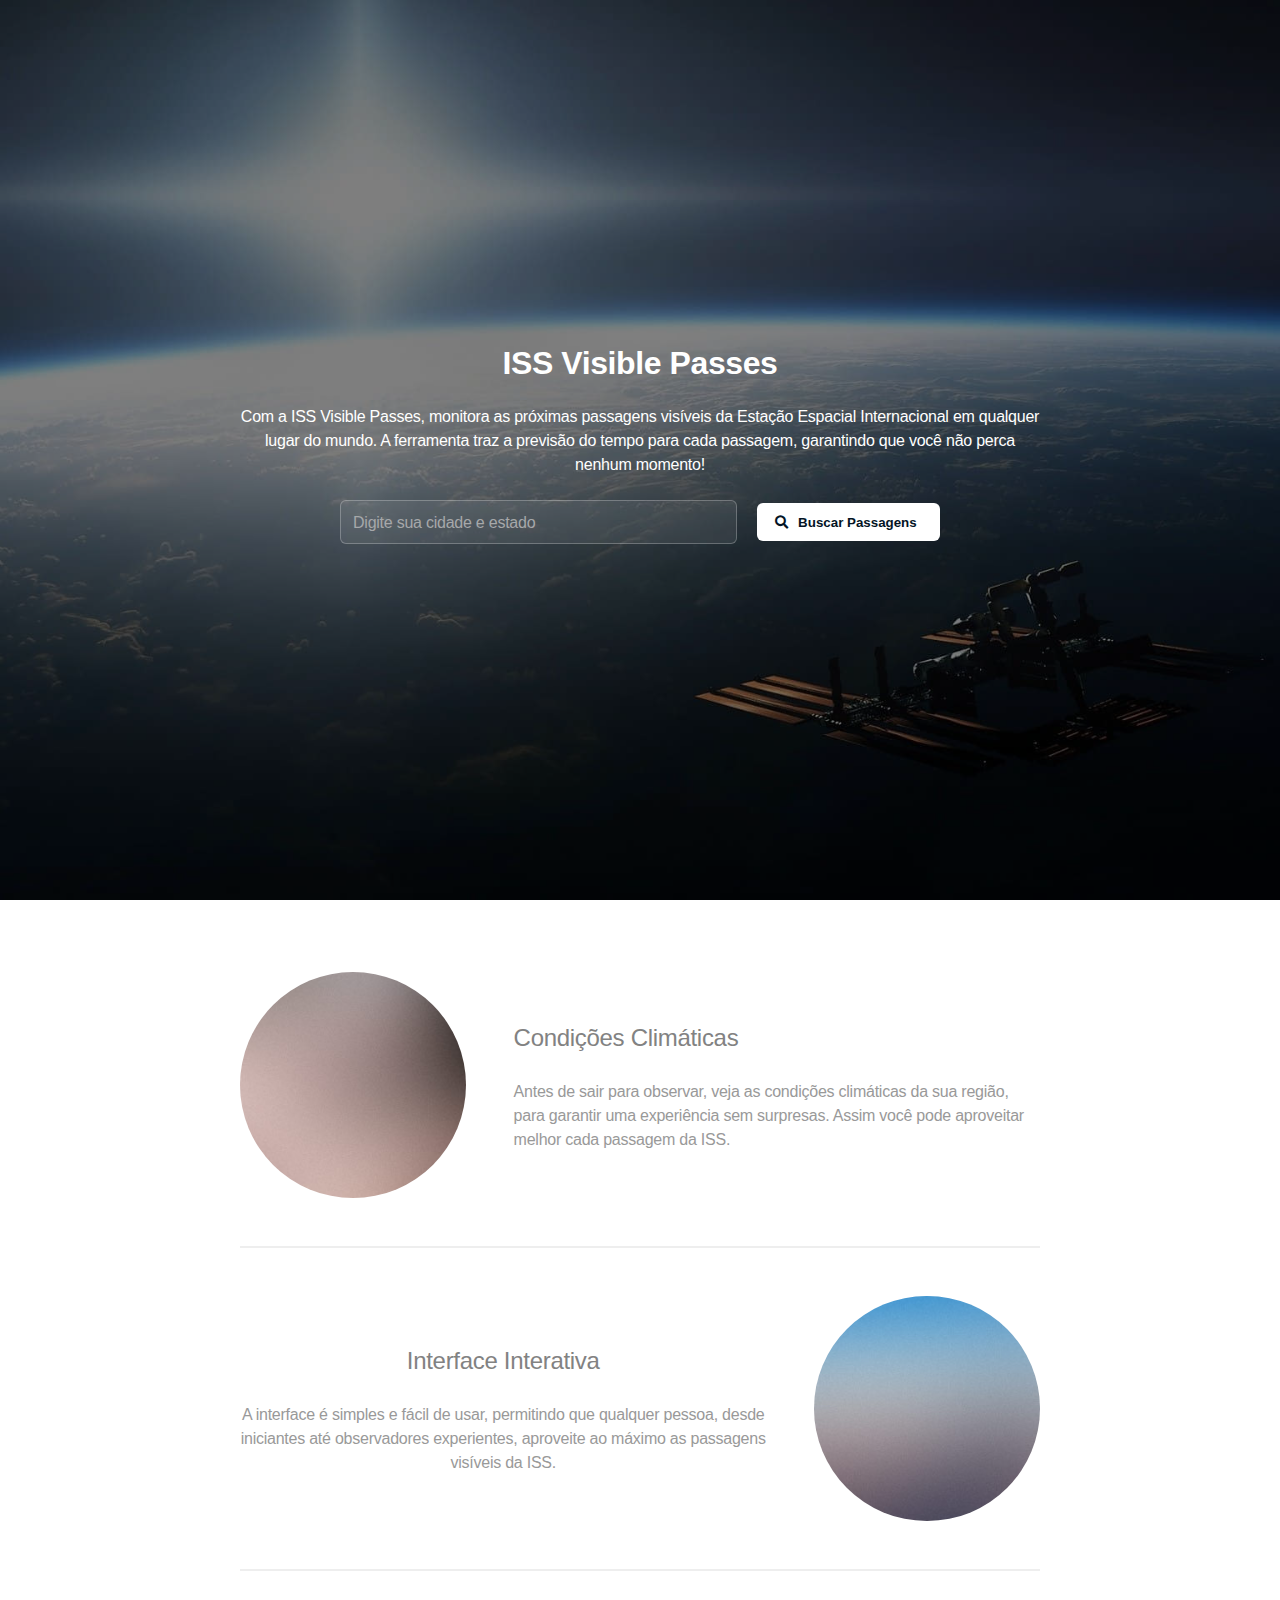
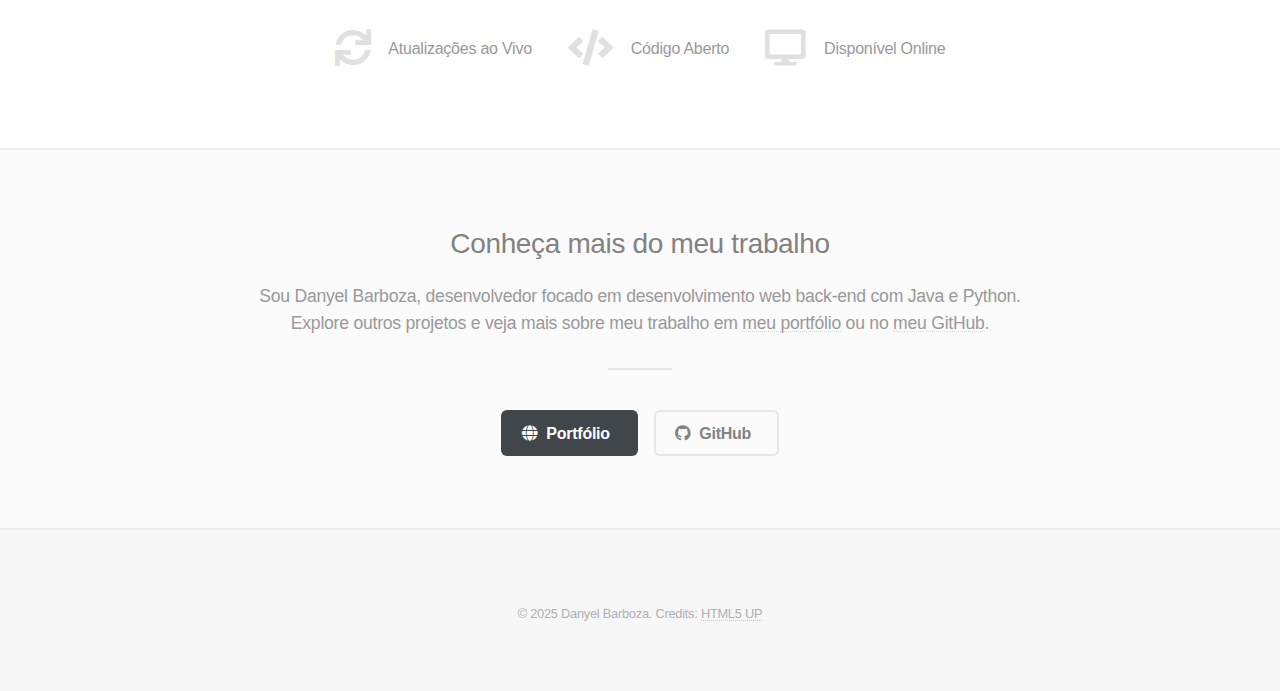
<file: templates/index.html>
<!DOCTYPE HTML>
<!--
	Fractal by HTML5 UP
	html5up.net | @ajlkn
	Free for personal and commercial use under the CCA 3.0 license (html5up.net/license)
-->
<html>
	<head>
		<title>ISS Visible Passes</title>
		<meta charset="utf-8" />
		<meta name="viewport" content="width=device-width, initial-scale=1.0">
		<link rel="stylesheet" href="/static/assets/css/main.css" />
		<noscript><link rel="stylesheet" href="/static/assets/css/noscript.css" /></noscript>
		<link rel="icon" href="{{ url_for('static', filename='favicon.ico') }}">
	</head>
	<body class="is-preload">
		
		<!-- Header -->
			<header id="header">
				<div class="content">
					<h1><a href="#">ISS Visible Passes</a></h1>
					<p>Com a ISS Visible Passes, monitora as próximas passagens visíveis da Estação Espacial Internacional em qualquer lugar do mundo. A ferramenta traz a previsão do tempo para cada passagem, garantindo que você não perca nenhum momento!</p>
					<!-- Formulário de busca -->
					<div class="form-container">
						<form id="city-form" class="search-form" action="/buscar#resultados" method="GET">
							<input
								type="text"
								name="cidade"
								class="search-input"
								placeholder="Digite sua cidade e estado"
								required
							/>
							<button
								type="submit"
								class="button primary icon solid fa-search search-button"
							>
								Buscar Passagens
							</button>
						</form>
					</div>
				</div>
			</header>

		<!-- Two -->
			<section id="two" class="wrapper">
				<div class="inner alt">
					<section class="spotlight">
						<div class="image"><img src="/static/assets/images/pic02.jpg" alt="" /></div>
						<div class="content">
							<h3>Condições Climáticas</h3>
							<p>Antes de sair para observar, veja as condições climáticas da sua região, para garantir uma experiência sem surpresas. Assim você pode aproveitar melhor cada passagem da ISS.</p>
						</div>
					</section>
					<section class="spotlight">
						<div class="image"><img src="/static/assets/images/pic03.jpg" alt="" /></div>
						<div class="content">
							<h3>Interface Interativa</h3>
							<p>A interface é simples e fácil de usar, permitindo que qualquer pessoa, desde iniciantes até observadores experientes, aproveite ao máximo as passagens visíveis da ISS.

							</p>
						</div>
					</section>
					<section class="special">
						<ul class="icons labeled">
							<li><span class="icon solid fa-sync"><span class="label">Atualizações ao Vivo</span></span></li>
							<li><span class="icon solid fa-code"><span class="label">Código Aberto</span></span></li>
							<li><span class="icon solid fa-desktop"><span class="label">Disponível Online</span></span></li>
						</ul>
					</section>
				</div>
			</section>

		<!-- Three -->
			<section id="three" class="wrapper style2 special">
				<header class="major">
					<h2>Conheça mais do meu trabalho</h2>
					<p>Sou Danyel Barboza, desenvolvedor focado em desenvolvimento web back-end com Java e Python. <br />Explore outros projetos e veja mais sobre meu trabalho em <a href="https://danyelbarboza.com" target="_blank">meu portfólio</a> ou no <a href="https://github.com/danyelbarboza" target="_blank">meu GitHub</a>.</p>
				</header>
				<ul class="actions special">
					<li><a href="https://danyelbarboza.com" class="button primary icon solid fa-globe">Portfólio</a></li>
					<li><a href="https://github.com/danyelbarboza" class="button icon brands fa-github">GitHub</a></li>
				</ul>
			</section>

		<!-- Footer -->
			<footer id="footer">
				<p class="copyright">&copy; 2025 Danyel Barboza. Credits: <a href="http://html5up.net">HTML5 UP</a></p>
			</footer>

		<!-- Scripts -->
			<script src="/static/assets/js/jquery.min.js"></script>
			<script src="/static/assets/js/jquery.scrolly.min.js"></script>
			<script src="/static/assets/js/browser.min.js"></script>
			<script src="/static/assets/js/breakpoints.min.js"></script>
			<script src="/static/assets/js/util.js"></script>
			<script src="/static/assets/js/main.js"></script>

	</body>
</html>
</file>
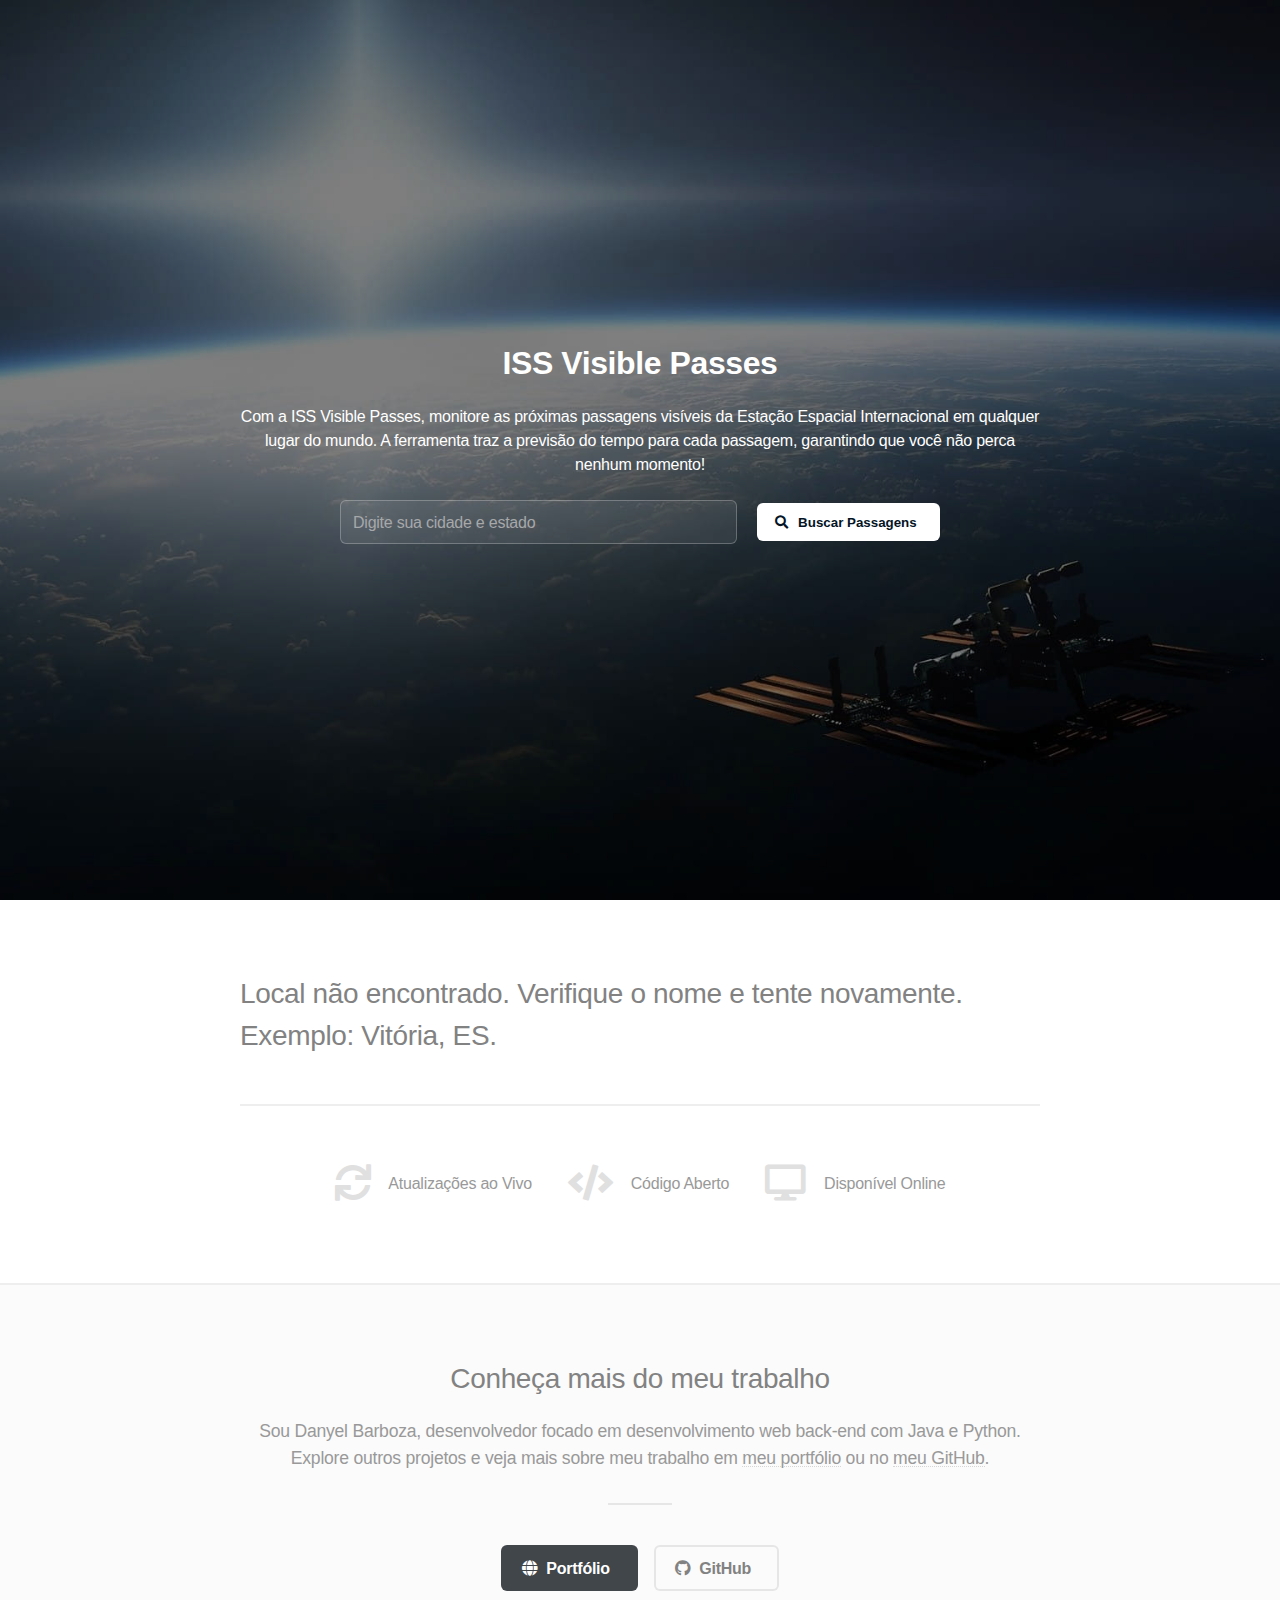
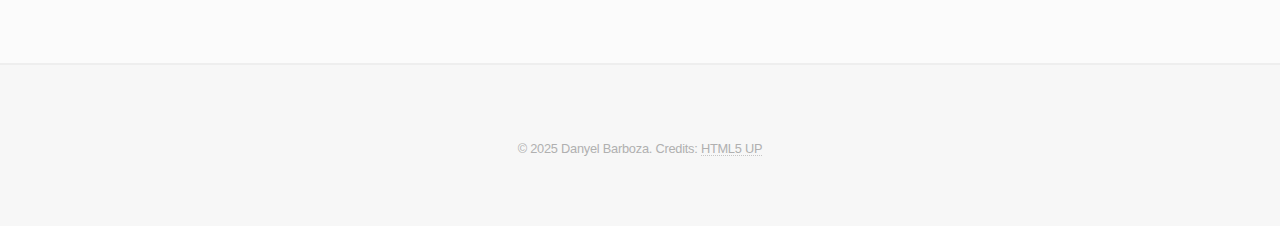
<file: templates/error_nome_cidade.html>
<!DOCTYPE HTML>
<!--
	Fractal by HTML5 UP
	html5up.net | @ajlkn
	Free for personal and commercial use under the CCA 3.0 license (html5up.net/license)
-->
<html>
	<head>
		<title>ISS Visible Passes</title>
		<meta charset="utf-8" />
		<meta name="viewport" content="width=device-width, initial-scale=1.0">
		<link rel="stylesheet" href="/static/assets/css/error.css" />
		<noscript><link rel="stylesheet" href="/static/assets/css/noscript.css" /></noscript>
		<link rel="icon" href="{{ url_for('static', filename='favicon.ico') }}">
	</head>
	<body class="is-preload">

		<!-- Header -->
		<header id="header">
			<div class="content">
				<h1>ISS Visible Passes</h1>
				<p>Com a ISS Visible Passes, monitore as próximas passagens visíveis da Estação Espacial Internacional em qualquer lugar do mundo. A ferramenta traz a previsão do tempo para cada passagem, garantindo que você não perca nenhum momento!</p>
				<!-- Formulário de busca -->
				<div class="form-container">
					<form id="city-form" class="search-form" action="/buscar#resultados" method="GET">
						<input
							type="text"
							name="cidade"
							class="search-input"
							placeholder="Digite sua cidade e estado"
							required
						/>
						<button
							type="submit"
							class="button primary icon solid fa-search search-button"
						>
							Buscar Passagens
						</button>
					</form>
				</div>
			</div>
		</header>

		<!-- Two -->
		<section id="two" class="wrapper">
			<div class="inner alt">
		
				<h2 id="resultados"><a href="#resultados">Local não encontrado. Verifique o nome e tente novamente. Exemplo: Vitória, ES.</a></h2>
	
				<section class="special">
					<ul class="icons labeled">
						<li><span class="icon solid fa-sync"><span class="label">Atualizações ao Vivo</span></span></li>
						<li><span class="icon solid fa-code"><span class="label">Código Aberto</span></span></li>
						<li><span class="icon solid fa-desktop"><span class="label">Disponível Online</span></span></li>
					</ul>
				</section>
		
			</div>
		</section>
		

		<!-- Three -->
			<section id="three" class="wrapper style2 special">
				<header class="major">
					<h2>Conheça mais do meu trabalho</h2>
					<p>Sou Danyel Barboza, desenvolvedor focado em desenvolvimento web back-end com Java e Python. <br />Explore outros projetos e veja mais sobre meu trabalho em <a href="https://danyelbarboza.com" target="_blank">meu portfólio</a> ou no <a href="https://github.com/danyelbarboza" target="_blank">meu GitHub</a>.</p>
				</header>
				<ul class="actions special">
					<li><a href="https://danyelbarboza.com" class="button primary icon solid fa-globe">Portfólio</a></li>
					<li><a href="https://github.com/danyelbarboza" class="button icon brands fa-github">GitHub</a></li>
				</ul>
			</section>

		<!-- Footer -->
			<footer id="footer">
				<p class="copyright">&copy; 2025 Danyel Barboza. Credits: <a href="http://html5up.net">HTML5 UP</a></p>
			</footer>

		<!-- Scripts -->
			<script src="/static/assets/js/jquery.min.js"></script>
			<script src="/static/assets/js/jquery.scrolly.min.js"></script>
			<script src="/static/assets/js/browser.min.js"></script>
			<script src="/static/assets/js/breakpoints.min.js"></script>
			<script src="/static/assets/js/util.js"></script>
			<script src="/static/assets/js/main.js"></script>

	</body>
</html>
</file>
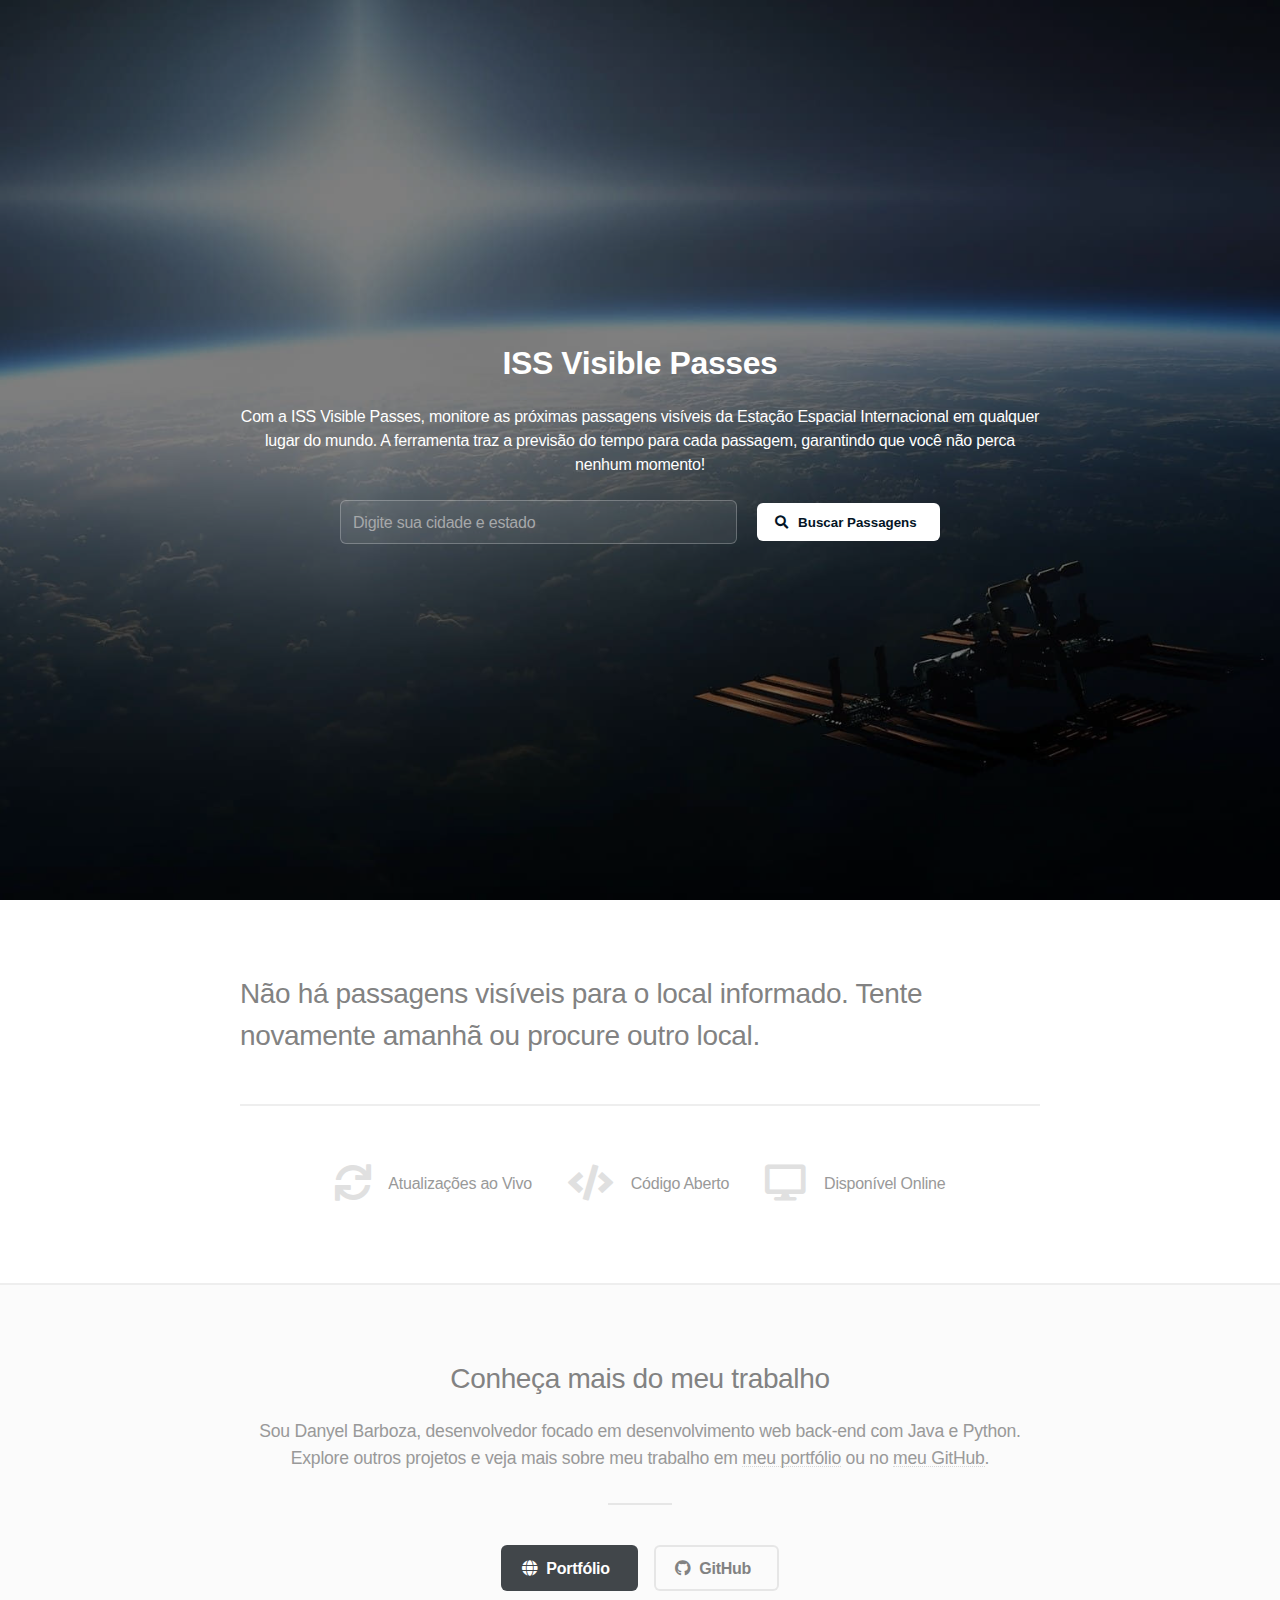
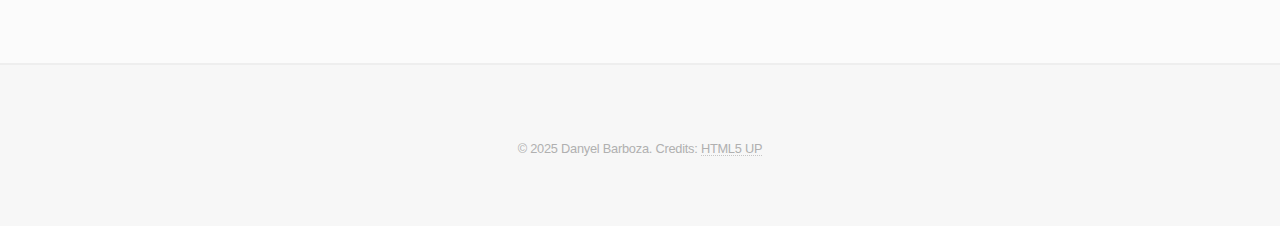
<file: templates/error_sem_passagens.html>
<!DOCTYPE HTML>
<!--
	Fractal by HTML5 UP
	html5up.net | @ajlkn
	Free for personal and commercial use under the CCA 3.0 license (html5up.net/license)
-->
<html>
	<head>
		<title>ISS Visible Passes</title>
		<meta charset="utf-8" />
		<meta name="viewport" content="width=device-width, initial-scale=1.0">
		<link rel="stylesheet" href="/static/assets/css/error.css" />
		<noscript><link rel="stylesheet" href="/static/assets/css/noscript.css" /></noscript>
		<link rel="icon" href="{{ url_for('static', filename='favicon.ico') }}">
	</head>
	<body class="is-preload">

		<!-- Header -->
		<header id="header">
			<div class="content">
				<h1>ISS Visible Passes</h1>
				<p>Com a ISS Visible Passes, monitore as próximas passagens visíveis da Estação Espacial Internacional em qualquer lugar do mundo. A ferramenta traz a previsão do tempo para cada passagem, garantindo que você não perca nenhum momento!</p>
				<!-- Formulário de busca -->
				<div class="form-container">
					<form id="city-form" class="search-form" action="/buscar#resultados" method="GET">
						<input
							type="text"
							name="cidade"
							class="search-input"
							placeholder="Digite sua cidade e estado"
							required
						/>
						<button
							type="submit"
							class="button primary icon solid fa-search search-button"
						>
							Buscar Passagens
						</button>
					</form>
				</div>
			</div>
		</header>

		<!-- Two -->
		<section id="two" class="wrapper">
			<div class="inner alt">
		
				<h2 id="resultados"><a href="#resultados">Não há passagens visíveis para o local informado. Tente novamente amanhã ou procure outro local.</a></h2>
	
				<section class="special">
					<ul class="icons labeled">
						<li><span class="icon solid fa-sync"><span class="label">Atualizações ao Vivo</span></span></li>
						<li><span class="icon solid fa-code"><span class="label">Código Aberto</span></span></li>
						<li><span class="icon solid fa-desktop"><span class="label">Disponível Online</span></span></li>
					</ul>
				</section>
		
			</div>
		</section>
		

		<!-- Three -->
			<section id="three" class="wrapper style2 special">
				<header class="major">
					<h2>Conheça mais do meu trabalho</h2>
					<p>Sou Danyel Barboza, desenvolvedor focado em desenvolvimento web back-end com Java e Python. <br />Explore outros projetos e veja mais sobre meu trabalho em <a href="https://danyelbarboza.com" target="_blank">meu portfólio</a> ou no <a href="https://github.com/danyelbarboza" target="_blank">meu GitHub</a>.</p>
				</header>
				<ul class="actions special">
					<li><a href="https://danyelbarboza.com" class="button primary icon solid fa-globe">Portfólio</a></li>
					<li><a href="https://github.com/danyelbarboza" class="button icon brands fa-github">GitHub</a></li>
				</ul>
			</section>

		<!-- Footer -->
			<footer id="footer">
				<p class="copyright">&copy; 2025 Danyel Barboza. Credits: <a href="http://html5up.net">HTML5 UP</a></p>
			</footer>

		<!-- Scripts -->
			<script src="/static/assets/js/jquery.min.js"></script>
			<script src="/static/assets/js/jquery.scrolly.min.js"></script>
			<script src="/static/assets/js/browser.min.js"></script>
			<script src="/static/assets/js/breakpoints.min.js"></script>
			<script src="/static/assets/js/util.js"></script>
			<script src="/static/assets/js/main.js"></script>

	</body>
</html>
</file>
<file: static/assets/css/noscript.css>
/*
	Fractal by HTML5 UP
	html5up.net | @ajlkn
	Free for personal and commercial use under the CCA 3.0 license (html5up.net/license)
*/

/* Header */

	body.is-preload #header .content {
		-moz-transform: none;
		-webkit-transform: none;
		-ms-transform: none;
		transform: none;
		opacity: 1;
	}

	body.is-preload #header .image {
		-moz-transform: none;
		-webkit-transform: none;
		-ms-transform: none;
		transform: none;
		opacity: 1;
	}

		body.is-preload #header .image img {
			opacity: 1;
		}
</file>
<file: static/assets/css/main.css>
@import url(fontawesome-all.min.css);

/*
	Fractal by HTML5 UP
	html5up.net | @ajlkn
	Free for personal and commercial use under the CCA 3.0 license (html5up.net/license)
*/

html, body, div, span, applet, object,
iframe, h1, h2, h3, h4, h5, h6, p, blockquote,
pre, a, abbr, acronym, address, big, cite,
code, del, dfn, em, img, ins, kbd, q, s, samp,
small, strike, strong, sub, sup, tt, var, b,
u, i, center, dl, dt, dd, ol, ul, li, fieldset,
form, label, legend, table, caption, tbody,
tfoot, thead, tr, th, td, article, aside,
canvas, details, embed, figure, figcaption,
footer, header, hgroup, menu, nav, output, ruby,
section, summary, time, mark, audio, video {
	margin: 0;
	padding: 0;
	border: 0;
	font-size: 100%;
	font: inherit;
	vertical-align: baseline;}

article, aside, details, figcaption, figure,
footer, header, hgroup, menu, nav, section {
	display: block;}

body {
	line-height: 1;
}

ol, ul {
	list-style: none;
}

blockquote, q {
	quotes: none;
}

	blockquote:before, blockquote:after, q:before, q:after {
		content: '';
		content: none;
	}

table {
	border-collapse: collapse;
	border-spacing: 0;
}

body {
	-webkit-text-size-adjust: none;
}

mark {
	background-color: transparent;
	color: inherit;
}

input::-moz-focus-inner {
	border: 0;
	padding: 0;
}

input, select, textarea {
	-moz-appearance: none;
	-webkit-appearance: none;
	-ms-appearance: none;
	appearance: none;
}

/* Basic */

	@-ms-viewport {
		width: device-width;
	}

	body {
		-ms-overflow-style: scrollbar;
	}

	@media screen and (max-width: 360px) {

		html, body {
			min-width: 320px;
		}

	}

	html {
		box-sizing: border-box;
	}

	*, *:before, *:after {
		box-sizing: inherit;
	}

	body {
		background: #ffffff;
	}

		body.is-preload *, body.is-preload *:before, body.is-preload *:after {
			-moz-animation: none !important;
			-webkit-animation: none !important;
			-ms-animation: none !important;
			animation: none !important;
			-moz-transition: none !important;
			-webkit-transition: none !important;
			-ms-transition: none !important;
			transition: none !important;
		}

/* Type */

	body {
		color: #999999;
	}

	html, input, select, textarea {
		font-size: 16pt;
	}

		@media screen and (max-width: 1680px) {

			html, input, select, textarea {
				font-size: 13pt;
			}

		}

		@media screen and (max-width: 1280px) {

			html, input, select, textarea {
				font-size: 12pt;
			}

		}

		@media screen and (max-width: 360px) {

			html, input, select, textarea {
				font-size: 11pt;
			}

		}

	body, input, select, textarea {
		font-family: SF Pro Display Regular, 'Font Awesome 5 Free', Arial, Helvetica, sans-serif;
		font-weight: normal;
		line-height: 1.5em;
		letter-spacing: -0.015em;
	}

	a {
		-moz-transition: color 0.2s ease-in-out, border-bottom-color 0.2s ease-in-out;
		-webkit-transition: color 0.2s ease-in-out, border-bottom-color 0.2s ease-in-out;
		-ms-transition: color 0.2s ease-in-out, border-bottom-color 0.2s ease-in-out;
		transition: color 0.2s ease-in-out, border-bottom-color 0.2s ease-in-out;
		text-decoration: none;
		border-bottom: dotted 1px;
	}

		a:hover {
			border-bottom-color: transparent !important;
		}

	strong, b {
		font-weight: bold;
	}

	em, i {
		font-style: italic;
	}

	p {
		margin: 0 0 2em 0;
	}

	h1, h2, h3, h4, h5, h6 {
		font-weight: normal;
		line-height: 1em;
		margin: 0 0 1em 0;
		letter-spacing: -0.0125em;
	}

		h1 a, h2 a, h3 a, h4 a, h5 a, h6 a {
			color: inherit;
			text-decoration: none;
			border-bottom: none;
		}

		@media screen and (max-width: 980px) {

			h1 br, h2 br, h3 br, h4 br, h5 br, h6 br {
				display: none;
			}

		}

	h2 {
		font-size: 1.75em;
		line-height: 1.5em;
	}

	h3 {
		font-size: 1.5em;
		line-height: 1.5em;
	}

	h4 {
		font-size: 1.1em;
		line-height: 1.5em;
	}

	h5 {
		font-size: 0.9em;
		line-height: 1.5em;
	}

	h6 {
		font-size: 0.7em;
		line-height: 1.5em;
	}

	@media screen and (max-width: 736px) {

		h2 {
			font-size: 1.25em;
		}

		h3 {
			font-size: 1.2em;
		}

		h4 {
			font-size: 1em;
		}

	}

	sub {
		font-size: 0.8em;
		position: relative;
		top: 0.5em;
	}

	sup {
		font-size: 0.8em;
		position: relative;
		top: -0.5em;
	}

	blockquote {
		border-left-style: solid;
		border-left-width: 4px;
		font-style: italic;
		margin: 0 0 2em 0;
		padding: 0.5em 0 0.5em 2em;
	}

	code {
		border-radius: 6px;
		border-style: solid;
		border-width: 1px;
		font-family: 'SF Pro Display Regular', monospace;
		font-size: 0.9em;
		margin: 0 0.25em;
		padding: 0.25em 0.65em;
	}

	pre {
		-webkit-overflow-scrolling: touch;
		font-family: 'SF Pro Display Regular', monospace;
		font-size: 0.9em;
		margin: 0 0 2em 0;
	}

		pre code {
			display: block;
			line-height: 1.75em;
			padding: 1em 1.5em;
			overflow-x: auto;
		}

	hr {
		border: 0;
		border-bottom-style: solid;
		border-bottom-width: 1px;
		margin: 2em 0;
	}

		hr.major {
			margin: 3em 0;
		}

	.align-left {
		text-align: left;
	}

	.align-center {
		text-align: center;
	}

	.align-right {
		text-align: center;
	}

	input, select, textarea {
		color: #999999;
	}

	a {
		color: inherit;
		border-bottom-color: #d6d6d6;
	}

		a:hover {
			color: #4696e5;
		}

	strong, b {
		color: #828282;
	}

	h1, h2, h3, h4, h5, h6 {
		color: #828282;
	}

	blockquote {
		border-left-color: #e6e6e6;
	}

	code {
		background: rgba(144, 144, 144, 0.075);
		border-color: #e6e6e6;
	}

	hr {
		border-bottom-color: #e6e6e6;
	}

/* Row */

	.row {
		display: flex;
		flex-wrap: wrap;
		box-sizing: border-box;
		align-items: stretch;
	}

		.row > * {
			box-sizing: border-box;
		}

		.row.gtr-uniform > * > :last-child {
			margin-bottom: 0;
		}

		.row.aln-left {
			justify-content: flex-start;
		}

		.row.aln-center {
			justify-content: center;
		}

		.row.aln-right {
			justify-content: flex-end;
		}

		.row.aln-top {
			align-items: flex-start;
		}

		.row.aln-middle {
			align-items: center;
		}

		.row.aln-bottom {
			align-items: flex-end;
		}

		.row > .imp {
			order: -1;
		}

		.row > .col-1 {
			width: 8.33333%;
		}

		.row > .off-1 {
			margin-left: 8.33333%;
		}

		.row > .col-2 {
			width: 16.66667%;
		}

		.row > .off-2 {
			margin-left: 16.66667%;
		}

		.row > .col-3 {
			width: 25%;
		}

		.row > .off-3 {
			margin-left: 25%;
		}

		.row > .col-4 {
			width: 33.33333%;
		}

		.row > .off-4 {
			margin-left: 33.33333%;
		}

		.row > .col-5 {
			width: 41.66667%;
		}

		.row > .off-5 {
			margin-left: 41.66667%;
		}

		.row > .col-6 {
			width: 50%;
		}

		.row > .off-6 {
			margin-left: 50%;
		}

		.row > .col-7 {
			width: 58.33333%;
		}

		.row > .off-7 {
			margin-left: 58.33333%;
		}

		.row > .col-8 {
			width: 66.66667%;
		}

		.row > .off-8 {
			margin-left: 66.66667%;
		}

		.row > .col-9 {
			width: 75%;
		}

		.row > .off-9 {
			margin-left: 75%;
		}

		.row > .col-10 {
			width: 83.33333%;
		}

		.row > .off-10 {
			margin-left: 83.33333%;
		}

		.row > .col-11 {
			width: 91.66667%;
		}

		.row > .off-11 {
			margin-left: 91.66667%;
		}

		.row > .col-12 {
			width: 100%;
		}

		.row > .off-12 {
			margin-left: 100%;
		}

		.row.gtr-0 {
			margin-top: 0;
			margin-left: 0em;
		}

			.row.gtr-0 > * {
				padding: 0 0 0 0em;
			}

			.row.gtr-0.gtr-uniform {
				margin-top: 0em;
			}

				.row.gtr-0.gtr-uniform > * {
					padding-top: 0em;
				}

		.row.gtr-25 {
			margin-top: 0;
			margin-left: -0.375em;
		}

			.row.gtr-25 > * {
				padding: 0 0 0 0.375em;
			}

			.row.gtr-25.gtr-uniform {
				margin-top: -0.375em;
			}

				.row.gtr-25.gtr-uniform > * {
					padding-top: 0.375em;
				}

		.row.gtr-50 {
			margin-top: 0;
			margin-left: -0.75em;
		}

			.row.gtr-50 > * {
				padding: 0 0 0 0.75em;
			}

			.row.gtr-50.gtr-uniform {
				margin-top: -0.75em;
			}

				.row.gtr-50.gtr-uniform > * {
					padding-top: 0.75em;
				}

		.row {
			margin-top: 0;
			margin-left: -1.5em;
		}

			.row > * {
				padding: 0 0 0 1.5em;
			}

			.row.gtr-uniform {
				margin-top: -1.5em;
			}

				.row.gtr-uniform > * {
					padding-top: 1.5em;
				}

		.row.gtr-150 {
			margin-top: 0;
			margin-left: -2.25em;
		}

			.row.gtr-150 > * {
				padding: 0 0 0 2.25em;
			}

			.row.gtr-150.gtr-uniform {
				margin-top: -2.25em;
			}

				.row.gtr-150.gtr-uniform > * {
					padding-top: 2.25em;
				}

		.row.gtr-200 {
			margin-top: 0;
			margin-left: -3em;
		}

			.row.gtr-200 > * {
				padding: 0 0 0 3em;
			}

			.row.gtr-200.gtr-uniform {
				margin-top: -3em;
			}

				.row.gtr-200.gtr-uniform > * {
					padding-top: 3em;
				}

		@media screen and (max-width: 1680px) {

			.row {
				display: flex;
				flex-wrap: wrap;
				box-sizing: border-box;
				align-items: stretch;
			}

				.row > * {
					box-sizing: border-box;
				}

				.row.gtr-uniform > * > :last-child {
					margin-bottom: 0;
				}

				.row.aln-left {
					justify-content: flex-start;
				}

				.row.aln-center {
					justify-content: center;
				}

				.row.aln-right {
					justify-content: flex-end;
				}

				.row.aln-top {
					align-items: flex-start;
				}

				.row.aln-middle {
					align-items: center;
				}

				.row.aln-bottom {
					align-items: flex-end;
				}

				.row > .imp-xlarge {
					order: -1;
				}

				.row > .col-1-xlarge {
					width: 8.33333%;
				}

				.row > .off-1-xlarge {
					margin-left: 8.33333%;
				}

				.row > .col-2-xlarge {
					width: 16.66667%;
				}

				.row > .off-2-xlarge {
					margin-left: 16.66667%;
				}

				.row > .col-3-xlarge {
					width: 25%;
				}

				.row > .off-3-xlarge {
					margin-left: 25%;
				}

				.row > .col-4-xlarge {
					width: 33.33333%;
				}

				.row > .off-4-xlarge {
					margin-left: 33.33333%;
				}

				.row > .col-5-xlarge {
					width: 41.66667%;
				}

				.row > .off-5-xlarge {
					margin-left: 41.66667%;
				}

				.row > .col-6-xlarge {
					width: 50%;
				}

				.row > .off-6-xlarge {
					margin-left: 50%;
				}

				.row > .col-7-xlarge {
					width: 58.33333%;
				}

				.row > .off-7-xlarge {
					margin-left: 58.33333%;
				}

				.row > .col-8-xlarge {
					width: 66.66667%;
				}

				.row > .off-8-xlarge {
					margin-left: 66.66667%;
				}

				.row > .col-9-xlarge {
					width: 75%;
				}

				.row > .off-9-xlarge {
					margin-left: 75%;
				}

				.row > .col-10-xlarge {
					width: 83.33333%;
				}

				.row > .off-10-xlarge {
					margin-left: 83.33333%;
				}

				.row > .col-11-xlarge {
					width: 91.66667%;
				}

				.row > .off-11-xlarge {
					margin-left: 91.66667%;
				}

				.row > .col-12-xlarge {
					width: 100%;
				}

				.row > .off-12-xlarge {
					margin-left: 100%;
				}

				.row.gtr-0 {
					margin-top: 0;
					margin-left: 0em;
				}

					.row.gtr-0 > * {
						padding: 0 0 0 0em;
					}

					.row.gtr-0.gtr-uniform {
						margin-top: 0em;
					}

						.row.gtr-0.gtr-uniform > * {
							padding-top: 0em;
						}

				.row.gtr-25 {
					margin-top: 0;
					margin-left: -0.375em;
				}

					.row.gtr-25 > * {
						padding: 0 0 0 0.375em;
					}

					.row.gtr-25.gtr-uniform {
						margin-top: -0.375em;
					}

						.row.gtr-25.gtr-uniform > * {
							padding-top: 0.375em;
						}

				.row.gtr-50 {
					margin-top: 0;
					margin-left: -0.75em;
				}

					.row.gtr-50 > * {
						padding: 0 0 0 0.75em;
					}

					.row.gtr-50.gtr-uniform {
						margin-top: -0.75em;
					}

						.row.gtr-50.gtr-uniform > * {
							padding-top: 0.75em;
						}

				.row {
					margin-top: 0;
					margin-left: -1.5em;
				}

					.row > * {
						padding: 0 0 0 1.5em;
					}

					.row.gtr-uniform {
						margin-top: -1.5em;
					}

						.row.gtr-uniform > * {
							padding-top: 1.5em;
						}

				.row.gtr-150 {
					margin-top: 0;
					margin-left: -2.25em;
				}

					.row.gtr-150 > * {
						padding: 0 0 0 2.25em;
					}

					.row.gtr-150.gtr-uniform {
						margin-top: -2.25em;
					}

						.row.gtr-150.gtr-uniform > * {
							padding-top: 2.25em;
						}

				.row.gtr-200 {
					margin-top: 0;
					margin-left: -3em;
				}

					.row.gtr-200 > * {
						padding: 0 0 0 3em;
					}

					.row.gtr-200.gtr-uniform {
						margin-top: -3em;
					}

						.row.gtr-200.gtr-uniform > * {
							padding-top: 3em;
						}

		}

		@media screen and (max-width: 1280px) {

			.row {
				display: flex;
				flex-wrap: wrap;
				box-sizing: border-box;
				align-items: stretch;
			}

				.row > * {
					box-sizing: border-box;
				}

				.row.gtr-uniform > * > :last-child {
					margin-bottom: 0;
				}

				.row.aln-left {
					justify-content: flex-start;
				}

				.row.aln-center {
					justify-content: center;
				}

				.row.aln-right {
					justify-content: flex-end;
				}

				.row.aln-top {
					align-items: flex-start;
				}

				.row.aln-middle {
					align-items: center;
				}

				.row.aln-bottom {
					align-items: flex-end;
				}

				.row > .imp-large {
					order: -1;
				}

				.row > .col-1-large {
					width: 8.33333%;
				}

				.row > .off-1-large {
					margin-left: 8.33333%;
				}

				.row > .col-2-large {
					width: 16.66667%;
				}

				.row > .off-2-large {
					margin-left: 16.66667%;
				}

				.row > .col-3-large {
					width: 25%;
				}

				.row > .off-3-large {
					margin-left: 25%;
				}

				.row > .col-4-large {
					width: 33.33333%;
				}

				.row > .off-4-large {
					margin-left: 33.33333%;
				}

				.row > .col-5-large {
					width: 41.66667%;
				}

				.row > .off-5-large {
					margin-left: 41.66667%;
				}

				.row > .col-6-large {
					width: 50%;
				}

				.row > .off-6-large {
					margin-left: 50%;
				}

				.row > .col-7-large {
					width: 58.33333%;
				}

				.row > .off-7-large {
					margin-left: 58.33333%;
				}

				.row > .col-8-large {
					width: 66.66667%;
				}

				.row > .off-8-large {
					margin-left: 66.66667%;
				}

				.row > .col-9-large {
					width: 75%;
				}

				.row > .off-9-large {
					margin-left: 75%;
				}

				.row > .col-10-large {
					width: 83.33333%;
				}

				.row > .off-10-large {
					margin-left: 83.33333%;
				}

				.row > .col-11-large {
					width: 91.66667%;
				}

				.row > .off-11-large {
					margin-left: 91.66667%;
				}

				.row > .col-12-large {
					width: 100%;
				}

				.row > .off-12-large {
					margin-left: 100%;
				}

				.row.gtr-0 {
					margin-top: 0;
					margin-left: 0em;
				}

					.row.gtr-0 > * {
						padding: 0 0 0 0em;
					}

					.row.gtr-0.gtr-uniform {
						margin-top: 0em;
					}

						.row.gtr-0.gtr-uniform > * {
							padding-top: 0em;
						}

				.row.gtr-25 {
					margin-top: 0;
					margin-left: -0.375em;
				}

					.row.gtr-25 > * {
						padding: 0 0 0 0.375em;
					}

					.row.gtr-25.gtr-uniform {
						margin-top: -0.375em;
					}

						.row.gtr-25.gtr-uniform > * {
							padding-top: 0.375em;
						}

				.row.gtr-50 {
					margin-top: 0;
					margin-left: -0.75em;
				}

					.row.gtr-50 > * {
						padding: 0 0 0 0.75em;
					}

					.row.gtr-50.gtr-uniform {
						margin-top: -0.75em;
					}

						.row.gtr-50.gtr-uniform > * {
							padding-top: 0.75em;
						}

				.row {
					margin-top: 0;
					margin-left: -1.5em;
				}

					.row > * {
						padding: 0 0 0 1.5em;
					}

					.row.gtr-uniform {
						margin-top: -1.5em;
					}

						.row.gtr-uniform > * {
							padding-top: 1.5em;
						}

				.row.gtr-150 {
					margin-top: 0;
					margin-left: -2.25em;
				}

					.row.gtr-150 > * {
						padding: 0 0 0 2.25em;
					}

					.row.gtr-150.gtr-uniform {
						margin-top: -2.25em;
					}

						.row.gtr-150.gtr-uniform > * {
							padding-top: 2.25em;
						}

				.row.gtr-200 {
					margin-top: 0;
					margin-left: -3em;
				}

					.row.gtr-200 > * {
						padding: 0 0 0 3em;
					}

					.row.gtr-200.gtr-uniform {
						margin-top: -3em;
					}

						.row.gtr-200.gtr-uniform > * {
							padding-top: 3em;
						}

		}

		@media screen and (max-width: 980px) {

			.row {
				display: flex;
				flex-wrap: wrap;
				box-sizing: border-box;
				align-items: stretch;
			}

				.row > * {
					box-sizing: border-box;
				}

				.row.gtr-uniform > * > :last-child {
					margin-bottom: 0;
				}

				.row.aln-left {
					justify-content: flex-start;
				}

				.row.aln-center {
					justify-content: center;
				}

				.row.aln-right {
					justify-content: flex-end;
				}

				.row.aln-top {
					align-items: flex-start;
				}

				.row.aln-middle {
					align-items: center;
				}

				.row.aln-bottom {
					align-items: flex-end;
				}

				.row > .imp-medium {
					order: -1;
				}

				.row > .col-1-medium {
					width: 8.33333%;
				}

				.row > .off-1-medium {
					margin-left: 8.33333%;
				}

				.row > .col-2-medium {
					width: 16.66667%;
				}

				.row > .off-2-medium {
					margin-left: 16.66667%;
				}

				.row > .col-3-medium {
					width: 25%;
				}

				.row > .off-3-medium {
					margin-left: 25%;
				}

				.row > .col-4-medium {
					width: 33.33333%;
				}

				.row > .off-4-medium {
					margin-left: 33.33333%;
				}

				.row > .col-5-medium {
					width: 41.66667%;
				}

				.row > .off-5-medium {
					margin-left: 41.66667%;
				}

				.row > .col-6-medium {
					width: 50%;
				}

				.row > .off-6-medium {
					margin-left: 50%;
				}

				.row > .col-7-medium {
					width: 58.33333%;
				}

				.row > .off-7-medium {
					margin-left: 58.33333%;
				}

				.row > .col-8-medium {
					width: 66.66667%;
				}

				.row > .off-8-medium {
					margin-left: 66.66667%;
				}

				.row > .col-9-medium {
					width: 75%;
				}

				.row > .off-9-medium {
					margin-left: 75%;
				}

				.row > .col-10-medium {
					width: 83.33333%;
				}

				.row > .off-10-medium {
					margin-left: 83.33333%;
				}

				.row > .col-11-medium {
					width: 91.66667%;
				}

				.row > .off-11-medium {
					margin-left: 91.66667%;
				}

				.row > .col-12-medium {
					width: 100%;
				}

				.row > .off-12-medium {
					margin-left: 100%;
				}

				.row.gtr-0 {
					margin-top: 0;
					margin-left: 0em;
				}

					.row.gtr-0 > * {
						padding: 0 0 0 0em;
					}

					.row.gtr-0.gtr-uniform {
						margin-top: 0em;
					}

						.row.gtr-0.gtr-uniform > * {
							padding-top: 0em;
						}

				.row.gtr-25 {
					margin-top: 0;
					margin-left: -0.375em;
				}

					.row.gtr-25 > * {
						padding: 0 0 0 0.375em;
					}

					.row.gtr-25.gtr-uniform {
						margin-top: -0.375em;
					}

						.row.gtr-25.gtr-uniform > * {
							padding-top: 0.375em;
						}

				.row.gtr-50 {
					margin-top: 0;
					margin-left: -0.75em;
				}

					.row.gtr-50 > * {
						padding: 0 0 0 0.75em;
					}

					.row.gtr-50.gtr-uniform {
						margin-top: -0.75em;
					}

						.row.gtr-50.gtr-uniform > * {
							padding-top: 0.75em;
						}

				.row {
					margin-top: 0;
					margin-left: -1.5em;
				}

					.row > * {
						padding: 0 0 0 1.5em;
					}

					.row.gtr-uniform {
						margin-top: -1.5em;
					}

						.row.gtr-uniform > * {
							padding-top: 1.5em;
						}

				.row.gtr-150 {
					margin-top: 0;
					margin-left: -2.25em;
				}

					.row.gtr-150 > * {
						padding: 0 0 0 2.25em;
					}

					.row.gtr-150.gtr-uniform {
						margin-top: -2.25em;
					}

						.row.gtr-150.gtr-uniform > * {
							padding-top: 2.25em;
						}

				.row.gtr-200 {
					margin-top: 0;
					margin-left: -3em;
				}

					.row.gtr-200 > * {
						padding: 0 0 0 3em;
					}

					.row.gtr-200.gtr-uniform {
						margin-top: -3em;
					}

						.row.gtr-200.gtr-uniform > * {
							padding-top: 3em;
						}

		}

		@media screen and (max-width: 736px) {

			.row {
				display: flex;
				flex-wrap: wrap;
				box-sizing: border-box;
				align-items: stretch;
			}

				.row > * {
					box-sizing: border-box;
				}

				.row.gtr-uniform > * > :last-child {
					margin-bottom: 0;
				}

				.row.aln-left {
					justify-content: flex-start;
				}

				.row.aln-center {
					justify-content: center;
				}

				.row.aln-right {
					justify-content: flex-end;
				}

				.row.aln-top {
					align-items: flex-start;
				}

				.row.aln-middle {
					align-items: center;
				}

				.row.aln-bottom {
					align-items: flex-end;
				}

				.row > .imp-small {
					order: -1;
				}

				.row > .col-1-small {
					width: 8.33333%;
				}

				.row > .off-1-small {
					margin-left: 8.33333%;
				}

				.row > .col-2-small {
					width: 16.66667%;
				}

				.row > .off-2-small {
					margin-left: 16.66667%;
				}

				.row > .col-3-small {
					width: 25%;
				}

				.row > .off-3-small {
					margin-left: 25%;
				}

				.row > .col-4-small {
					width: 33.33333%;
				}

				.row > .off-4-small {
					margin-left: 33.33333%;
				}

				.row > .col-5-small {
					width: 41.66667%;
				}

				.row > .off-5-small {
					margin-left: 41.66667%;
				}

				.row > .col-6-small {
					width: 50%;
				}

				.row > .off-6-small {
					margin-left: 50%;
				}

				.row > .col-7-small {
					width: 58.33333%;
				}

				.row > .off-7-small {
					margin-left: 58.33333%;
				}

				.row > .col-8-small {
					width: 66.66667%;
				}

				.row > .off-8-small {
					margin-left: 66.66667%;
				}

				.row > .col-9-small {
					width: 75%;
				}

				.row > .off-9-small {
					margin-left: 75%;
				}

				.row > .col-10-small {
					width: 83.33333%;
				}

				.row > .off-10-small {
					margin-left: 83.33333%;
				}

				.row > .col-11-small {
					width: 91.66667%;
				}

				.row > .off-11-small {
					margin-left: 91.66667%;
				}

				.row > .col-12-small {
					width: 100%;
				}

				.row > .off-12-small {
					margin-left: 100%;
				}

				.row.gtr-0 {
					margin-top: 0;
					margin-left: 0em;
				}

					.row.gtr-0 > * {
						padding: 0 0 0 0em;
					}

					.row.gtr-0.gtr-uniform {
						margin-top: 0em;
					}

						.row.gtr-0.gtr-uniform > * {
							padding-top: 0em;
						}

				.row.gtr-25 {
					margin-top: 0;
					margin-left: -0.375em;
				}

					.row.gtr-25 > * {
						padding: 0 0 0 0.375em;
					}

					.row.gtr-25.gtr-uniform {
						margin-top: -0.375em;
					}

						.row.gtr-25.gtr-uniform > * {
							padding-top: 0.375em;
						}

				.row.gtr-50 {
					margin-top: 0;
					margin-left: -0.75em;
				}

					.row.gtr-50 > * {
						padding: 0 0 0 0.75em;
					}

					.row.gtr-50.gtr-uniform {
						margin-top: -0.75em;
					}

						.row.gtr-50.gtr-uniform > * {
							padding-top: 0.75em;
						}

				.row {
					margin-top: 0;
					margin-left: -1.5em;
				}

					.row > * {
						padding: 0 0 0 1.5em;
					}

					.row.gtr-uniform {
						margin-top: -1.5em;
					}

						.row.gtr-uniform > * {
							padding-top: 1.5em;
						}

				.row.gtr-150 {
					margin-top: 0;
					margin-left: -2.25em;
				}

					.row.gtr-150 > * {
						padding: 0 0 0 2.25em;
					}

					.row.gtr-150.gtr-uniform {
						margin-top: -2.25em;
					}

						.row.gtr-150.gtr-uniform > * {
							padding-top: 2.25em;
						}

				.row.gtr-200 {
					margin-top: 0;
					margin-left: -3em;
				}

					.row.gtr-200 > * {
						padding: 0 0 0 3em;
					}

					.row.gtr-200.gtr-uniform {
						margin-top: -3em;
					}

						.row.gtr-200.gtr-uniform > * {
							padding-top: 3em;
						}

		}

		@media screen and (max-width: 480px) {

			.row {
				display: flex;
				flex-wrap: wrap;
				box-sizing: border-box;
				align-items: stretch;
			}

				.row > * {
					box-sizing: border-box;
				}

				.row.gtr-uniform > * > :last-child {
					margin-bottom: 0;
				}

				.row.aln-left {
					justify-content: flex-start;
				}

				.row.aln-center {
					justify-content: center;
				}

				.row.aln-right {
					justify-content: flex-end;
				}

				.row.aln-top {
					align-items: flex-start;
				}

				.row.aln-middle {
					align-items: center;
				}

				.row.aln-bottom {
					align-items: flex-end;
				}

				.row > .imp-xsmall {
					order: -1;
				}

				.row > .col-1-xsmall {
					width: 8.33333%;
				}

				.row > .off-1-xsmall {
					margin-left: 8.33333%;
				}

				.row > .col-2-xsmall {
					width: 16.66667%;
				}

				.row > .off-2-xsmall {
					margin-left: 16.66667%;
				}

				.row > .col-3-xsmall {
					width: 25%;
				}

				.row > .off-3-xsmall {
					margin-left: 25%;
				}

				.row > .col-4-xsmall {
					width: 33.33333%;
				}

				.row > .off-4-xsmall {
					margin-left: 33.33333%;
				}

				.row > .col-5-xsmall {
					width: 41.66667%;
				}

				.row > .off-5-xsmall {
					margin-left: 41.66667%;
				}

				.row > .col-6-xsmall {
					width: 50%;
				}

				.row > .off-6-xsmall {
					margin-left: 50%;
				}

				.row > .col-7-xsmall {
					width: 58.33333%;
				}

				.row > .off-7-xsmall {
					margin-left: 58.33333%;
				}

				.row > .col-8-xsmall {
					width: 66.66667%;
				}

				.row > .off-8-xsmall {
					margin-left: 66.66667%;
				}

				.row > .col-9-xsmall {
					width: 75%;
				}

				.row > .off-9-xsmall {
					margin-left: 75%;
				}

				.row > .col-10-xsmall {
					width: 83.33333%;
				}

				.row > .off-10-xsmall {
					margin-left: 83.33333%;
				}

				.row > .col-11-xsmall {
					width: 91.66667%;
				}

				.row > .off-11-xsmall {
					margin-left: 91.66667%;
				}

				.row > .col-12-xsmall {
					width: 100%;
				}

				.row > .off-12-xsmall {
					margin-left: 100%;
				}

				.row.gtr-0 {
					margin-top: 0;
					margin-left: 0em;
				}

					.row.gtr-0 > * {
						padding: 0 0 0 0em;
					}

					.row.gtr-0.gtr-uniform {
						margin-top: 0em;
					}

						.row.gtr-0.gtr-uniform > * {
							padding-top: 0em;
						}

				.row.gtr-25 {
					margin-top: 0;
					margin-left: -0.375em;
				}

					.row.gtr-25 > * {
						padding: 0 0 0 0.375em;
					}

					.row.gtr-25.gtr-uniform {
						margin-top: -0.375em;
					}

						.row.gtr-25.gtr-uniform > * {
							padding-top: 0.375em;
						}

				.row.gtr-50 {
					margin-top: 0;
					margin-left: -0.75em;
				}

					.row.gtr-50 > * {
						padding: 0 0 0 0.75em;
					}

					.row.gtr-50.gtr-uniform {
						margin-top: -0.75em;
					}

						.row.gtr-50.gtr-uniform > * {
							padding-top: 0.75em;
						}

				.row {
					margin-top: 0;
					margin-left: -1.5em;
				}

					.row > * {
						padding: 0 0 0 1.5em;
					}

					.row.gtr-uniform {
						margin-top: -1.5em;
					}

						.row.gtr-uniform > * {
							padding-top: 1.5em;
						}

				.row.gtr-150 {
					margin-top: 0;
					margin-left: -2.25em;
				}

					.row.gtr-150 > * {
						padding: 0 0 0 2.25em;
					}

					.row.gtr-150.gtr-uniform {
						margin-top: -2.25em;
					}

						.row.gtr-150.gtr-uniform > * {
							padding-top: 2.25em;
						}

				.row.gtr-200 {
					margin-top: 0;
					margin-left: -3em;
				}

					.row.gtr-200 > * {
						padding: 0 0 0 3em;
					}

					.row.gtr-200.gtr-uniform {
						margin-top: -3em;
					}

						.row.gtr-200.gtr-uniform > * {
							padding-top: 3em;
						}

		}

/* Box */

	.box {
		border-radius: 6px;
		border: solid 1px #e6e6e6;
		margin-bottom: 2em;
		padding: 1.5em;
	}

		.box > :last-child,
		.box > :last-child > :last-child,
		.box > :last-child > :last-child > :last-child {
			margin-bottom: 0;
		}

		.box.alt {
			border: 0;
			border-radius: 0;
			padding: 0;
		}

/* Button */

	input[type="submit"],
	input[type="reset"],
	input[type="button"],
	button,
	.button {
		-moz-appearance: none;
		-webkit-appearance: none;
		-ms-appearance: none;
		appearance: none;
		-moz-transition: background-color 0.2s ease-in-out, color 0.2s ease-in-out;
		-webkit-transition: background-color 0.2s ease-in-out, color 0.2s ease-in-out;
		-ms-transition: background-color 0.2s ease-in-out, color 0.2s ease-in-out;
		transition: background-color 0.2s ease-in-out, color 0.2s ease-in-out;
		border-radius: 6px;
		border: 0;
		cursor: pointer;
		display: inline-block;
		font-weight: bold;
		height: 2.85em;
		line-height: 2.95em;
		padding: 0 1.75em;
		text-align: center;
		text-decoration: none;
		white-space: nowrap;
	}

		input[type="submit"].icon,
		input[type="reset"].icon,
		input[type="button"].icon,
		button.icon,
		.button.icon {
			padding-left: 1.35em;
		}

			input[type="submit"].icon:before,
			input[type="reset"].icon:before,
			input[type="button"].icon:before,
			button.icon:before,
			.button.icon:before {
				margin-right: 0.5em;
			}

		input[type="submit"].fit,
		input[type="reset"].fit,
		input[type="button"].fit,
		button.fit,
		.button.fit {
			width: 100%;
		}

		input[type="submit"].small,
		input[type="reset"].small,
		input[type="button"].small,
		button.small,
		.button.small {
			font-size: 0.8em;
		}

		input[type="submit"].large,
		input[type="reset"].large,
		input[type="button"].large,
		button.large,
		.button.large {
			font-size: 1.35em;
		}

		input[type="submit"].disabled, input[type="submit"]:disabled,
		input[type="reset"].disabled,
		input[type="reset"]:disabled,
		input[type="button"].disabled,
		input[type="button"]:disabled,
		button.disabled,
		button:disabled,
		.button.disabled,
		.button:disabled {
			pointer-events: none;
			cursor: default;
			opacity: 0.25;
		}

		@media screen and (max-width: 480px) {

			input[type="submit"].icon,
			input[type="reset"].icon,
			input[type="button"].icon,
			button.icon,
			.button.icon {
				padding: 0;
			}

		}

	@media screen and (max-width: 480px) and (orientation: portrait) {

		input[type="submit"],
		input[type="reset"],
		input[type="button"],
		button,
		.button {
			padding: 0;
		}

	}

	input[type="submit"],
	input[type="reset"],
	input[type="button"],
	button,
	.button {
		background-color: transparent;
		color: #828282 !important;
		box-shadow: inset 0 0 0 2px #e6e6e6;
	}

		input[type="submit"]:hover,
		input[type="reset"]:hover,
		input[type="button"]:hover,
		button:hover,
		.button:hover {
			background-color: rgba(144, 144, 144, 0.075);
		}

		input[type="submit"]:active,
		input[type="reset"]:active,
		input[type="button"]:active,
		button:active,
		.button:active {
			background-color: rgba(144, 144, 144, 0.15);
		}

		input[type="submit"].primary,
		input[type="reset"].primary,
		input[type="button"].primary,
		button.primary,
		.button.primary {
			box-shadow: none;
			background-color: #a6a8aa;
			color: #ffffff !important;
		}

			input[type="submit"].primary:hover,
			input[type="reset"].primary:hover,
			input[type="button"].primary:hover,
			button.primary:hover,
			.button.primary:hover {
				background-color: #a6a8aa;
			}

			input[type="submit"].primary:active,
			input[type="reset"].primary:active,
			input[type="button"].primary:active,
			button.primary:active,
			.button.primary:active {
				background-color: #a6a8aa;
			}

/* Form */

	form {
		margin: 0 0 2em 0;
	}

	label {
		display: block;
		font-size: 0.9em;
		font-weight: bold;
		margin: 0 0 1em 0;
	}

	input[type="text"],
	input[type="password"],
	input[type="email"],
	select,
	textarea {
		-moz-appearance: none;
		-webkit-appearance: none;
		-ms-appearance: none;
		appearance: none;
		border-radius: 6px;
		border: none;
		border-style: solid;
		border-width: 1px;
		color: inherit;
		display: block;
		outline: 0;
		padding: 0 1em;
		text-decoration: none;
		width: 100%;
	}

		input[type="text"]:invalid,
		input[type="password"]:invalid,
		input[type="email"]:invalid,
		select:invalid,
		textarea:invalid {
			box-shadow: none;
		}

	select {
		background-image: url("data:image/svg+xml;charset=utf8,%3Csvg xmlns='http://www.w3.org/2000/svg' width='40' height='40' preserveAspectRatio='none' viewBox='0 0 40 40'%3E%3Cpath d='M9.4,12.3l10.4,10.4l10.4-10.4c0.2-0.2,0.5-0.4,0.9-0.4c0.3,0,0.6,0.1,0.9,0.4l3.3,3.3c0.2,0.2,0.4,0.5,0.4,0.9 c0,0.4-0.1,0.6-0.4,0.9L20.7,31.9c-0.2,0.2-0.5,0.4-0.9,0.4c-0.3,0-0.6-0.1-0.9-0.4L4.3,17.3c-0.2-0.2-0.4-0.5-0.4-0.9 c0-0.4,0.1-0.6,0.4-0.9l3.3-3.3c0.2-0.2,0.5-0.4,0.9-0.4S9.1,12.1,9.4,12.3z' fill='%23e6e6e6' /%3E%3C/svg%3E");
		background-size: 1.25rem;
		background-repeat: no-repeat;
		background-position: calc(100% - 1rem) center;
		height: 2.75em;
		padding-right: 2.75em;
		text-overflow: ellipsis;
	}

		select option {
			color: #828282;
			background: #ffffff;
		}

		select:focus::-ms-value {
			background-color: transparent;
		}

		select::-ms-expand {
			display: none;
		}

	input[type="text"],
	input[type="password"],
	input[type="email"],
	select {
		height: 2.75em;
	}

	textarea {
		padding: 0.75em 1em;
	}

	input[type="checkbox"],
	input[type="radio"] {
		-moz-appearance: none;
		-webkit-appearance: none;
		-ms-appearance: none;
		appearance: none;
		display: block;
		float: left;
		margin-right: -2em;
		opacity: 0;
		width: 1em;
		z-index: -1;
	}

		input[type="checkbox"] + label,
		input[type="radio"] + label {
			text-decoration: none;
			cursor: pointer;
			display: inline-block;
			font-size: 1em;
			font-weight: normal;
			padding-left: 2.4em;
			padding-right: 0.75em;
			position: relative;
		}

			input[type="checkbox"] + label:before,
			input[type="radio"] + label:before {
				-moz-osx-font-smoothing: grayscale;
				-webkit-font-smoothing: antialiased;
				display: inline-block;
				font-style: normal;
				font-variant: normal;
				text-rendering: auto;
				line-height: 1;
				text-transform: none !important;
				font-family: 'Font Awesome 5 Free', Arial, Helvetica, sans-serif;
				font-weight: 900;
			}

			input[type="checkbox"] + label:before,
			input[type="radio"] + label:before {
				border-radius: 6px;
				border-style: solid;
				border-width: 1px;
				content: '';
				display: inline-block;
				font-size: 0.8em;
				height: 2.0625em;
				left: 0;
				line-height: 2.0625em;
				position: absolute;
				text-align: center;
				top: 0;
				width: 2.0625em;
			}

		input[type="checkbox"]:checked + label:before,
		input[type="radio"]:checked + label:before {
			content: '\f00c';
		}

	input[type="checkbox"] + label:before {
		border-radius: 6px;
	}

	input[type="radio"] + label:before {
		border-radius: 100%;
	}

	::-webkit-input-placeholder {
		opacity: 1.0;
	}

	:-moz-placeholder {
		opacity: 1.0;
	}

	::-moz-placeholder {
		opacity: 1.0;
	}

	:-ms-input-placeholder {
		opacity: 1.0;
	}

	.formerize-placeholder {
		opacity: 1.0;
	}

	label {
		color: #828282;
	}

	input[type="text"],
	input[type="password"],
	input[type="email"],
	select,
	textarea {
		color: inherit;
		background-color: rgba(144, 144, 144, 0.075);
		border-color: #e6e6e6;
	}

		input[type="text"]:focus,
		input[type="password"]:focus,
		input[type="email"]:focus,
		select:focus,
		textarea:focus {
			border-color: #031425;
			box-shadow: 0 0 0 1px #031425;
		}

	.select-wrapper:before {
		color: #e6e6e6;
	}

	input[type="checkbox"] + label,
	input[type="radio"] + label {
		color: #999999;
	}

		input[type="checkbox"] + label:before,
		input[type="radio"] + label:before {
			background-color: rgba(144, 144, 144, 0.075);
			border-color: #e6e6e6;
		}

	input[type="checkbox"]:checked + label:before,
	input[type="radio"]:checked + label:before {
		background-color: #031425;
		border-color: #031425;
		color: #ffffff;
	}

	input[type="checkbox"]:focus + label:before,
	input[type="radio"]:focus + label:before {
		border-color: #031425;
		box-shadow: 0 0 0 1px #031425;
	}

	::-webkit-input-placeholder {
		color: #e0e0e0 !important;
	}

	:-moz-placeholder {
		color: #e0e0e0 !important;
	}

	::-moz-placeholder {
		color: #e0e0e0 !important;
	}

	:-ms-input-placeholder {
		color: #e0e0e0 !important;
	}

	.formerize-placeholder {
		color: #e0e0e0 !important;
	}

/* Icon */

	.icon {
		text-decoration: none;
		border-bottom: none;
		position: relative;
	}

		.icon:before {
			-moz-osx-font-smoothing: grayscale;
			-webkit-font-smoothing: antialiased;
			display: inline-block;
			font-style: normal;
			font-variant: normal;
			text-rendering: auto;
			line-height: 1;
			text-transform: none !important;
			font-family: 'Font Awesome 5 Free', Arial, Helvetica, sans-serif;
			font-weight: 400;
		}

		.icon > .label {
			display: none;
		}

		.icon:before {
			line-height: inherit;
		}

		.icon.solid:before {
			font-weight: 900;
		}

		.icon.brands:before {
			font-family: 'Font Awesome 5 Brands';
		}

	.icon {
		color: #e0e0e0;
	}

/* List */

	ol {
		list-style: decimal;
		margin: 0 0 2em 0;
		padding-left: 1.25em;
	}

		ol li {
			padding-left: 0.25em;
		}

	ul {
		list-style: disc;
		margin: 0 0 2em 0;
		padding-left: 1em;
	}

		ul li {
			padding-left: 0.5em;
		}

		ul.alt {
			list-style: none;
			padding-left: 0;
		}

			ul.alt li {
				border-top-style: solid;
				border-top-width: 1px;
				padding: 0.5em 0;
			}

				ul.alt li:first-child {
					border-top: 0;
					padding-top: 0;
				}

	dl {
		margin: 0 0 2em 0;
	}

		dl dt {
			display: block;
			font-weight: bold;
			margin: 0 0 1em 0;
		}

		dl dd {
			margin-left: 2em;
		}

	ul.alt > li {
		border-top-color: #e6e6e6;
	}

/* Actions */

	ul.actions {
		display: -moz-flex;
		display: -webkit-flex;
		display: -ms-flex;
		display: flex;
		cursor: default;
		list-style: none;
		margin-left: -1em;
		padding-left: 0;
	}

		ul.actions li {
			padding: 0 0 0 1em;
			vertical-align: middle;
		}

		ul.actions.special {
			-moz-justify-content: center;
			-webkit-justify-content: center;
			-ms-justify-content: center;
			justify-content: center;
			width: 100%;
			margin-left: 0;
		}

			ul.actions.special li:first-child {
				padding-left: 0;
			}

		ul.actions.stacked {
			-moz-flex-direction: column;
			-webkit-flex-direction: column;
			-ms-flex-direction: column;
			flex-direction: column;
			margin-left: 0;
		}

			ul.actions.stacked li {
				padding: 1.3em 0 0 0;
			}

				ul.actions.stacked li:first-child {
					padding-top: 0;
				}

		ul.actions.fit {
			width: calc(100% + 1em);
		}

			ul.actions.fit li {
				-moz-flex-grow: 1;
				-webkit-flex-grow: 1;
				-ms-flex-grow: 1;
				flex-grow: 1;
				-moz-flex-shrink: 1;
				-webkit-flex-shrink: 1;
				-ms-flex-shrink: 1;
				flex-shrink: 1;
				width: 100%;
			}

				ul.actions.fit li > * {
					width: 100%;
				}

			ul.actions.fit.stacked {
				width: 100%;
			}

		@media screen and (max-width: 480px) {

			ul.actions:not(.fixed) {
				-moz-flex-direction: column;
				-webkit-flex-direction: column;
				-ms-flex-direction: column;
				flex-direction: column;
				margin-left: 0;
				width: 100% !important;
			}

				ul.actions:not(.fixed) li {
					-moz-flex-grow: 1;
					-webkit-flex-grow: 1;
					-ms-flex-grow: 1;
					flex-grow: 1;
					-moz-flex-shrink: 1;
					-webkit-flex-shrink: 1;
					-ms-flex-shrink: 1;
					flex-shrink: 1;
					padding: 1em 0 0 0;
					text-align: center;
					width: 100%;
				}

					ul.actions:not(.fixed) li > * {
						width: 100%;
					}

					ul.actions:not(.fixed) li:first-child {
						padding-top: 0;
					}

					ul.actions:not(.fixed) li input[type="submit"],
					ul.actions:not(.fixed) li input[type="reset"],
					ul.actions:not(.fixed) li input[type="button"],
					ul.actions:not(.fixed) li button,
					ul.actions:not(.fixed) li .button {
						width: 100%;
					}

						ul.actions:not(.fixed) li input[type="submit"].icon:before,
						ul.actions:not(.fixed) li input[type="reset"].icon:before,
						ul.actions:not(.fixed) li input[type="button"].icon:before,
						ul.actions:not(.fixed) li button.icon:before,
						ul.actions:not(.fixed) li .button.icon:before {
							margin-left: -0.5em;
						}

		}

/* Icons */

	ul.icons {
		cursor: default;
		list-style: none;
		padding-left: 0;
	}

		ul.icons li {
			display: inline-block;
			padding: 0 1.5em 0 0;
		}

			ul.icons li:last-child {
				padding-right: 0 !important;
			}

			ul.icons li .icon:before {
				font-size: 1.75rem;
			}

		ul.icons.major li {
			padding: 0 2.5em 0 0;
		}

			ul.icons.major li .icon:before {
				font-size: 2.75rem;
			}

		@media screen and (max-width: 736px) {

			ul.icons.major li {
				padding: 0 1.25em 0 0;
			}

				ul.icons.major li .icon:before {
					font-size: 1.75rem;
				}

		}

		ul.icons.labeled li {
			margin: 1em 0;
			padding: 0 2em 0 0;
		}

			ul.icons.labeled li .icon:before {
				vertical-align: middle;
				font-size: 2.25rem;
				margin-right: 0.5em;
			}

			ul.icons.labeled li .icon .label {
				display: inline-block;
				vertical-align: middle;
				color: #999999;
			}

	@media screen and (max-width: 736px) and (orientation: portrait) {

		ul.icons.labeled {
			text-align: left;
			margin-right: auto;
			margin-left: auto;
			display: inline-block;
			white-space: nowrap;
		}

			ul.icons.labeled li {
				display: block;
				padding: 0;
				margin: 1.5em 0 0 0;
			}

				ul.icons.labeled li .icon:before {
					width: 1.5em;
					display: block;
					float: left;
					margin-right: 0;
				}

				ul.icons.labeled li .icon:after {
					content: '';
					display: block;
					clear: both;
				}

				ul.icons.labeled li:first-child {
					margin-top: 0;
				}

	}

/* Section/Article */

	section.special, article.special {
		text-align: center;
	}

	header p {
		position: relative;
		margin: 0 0 1.5em 0;
	}

		@media screen and (max-width: 736px) {

			header p br {
				display: none;
			}

		}

	header h2 + p {
		font-size: 1.1em;
		margin-top: -0.5em;
		line-height: 1.5em;
	}

	header h3 + p {
		font-size: 1.1em;
		margin-top: -0.25em;
		line-height: 1.5em;
	}

	header h4 + p,
	header h5 + p,
	header h6 + p {
		font-size: 0.9em;
		margin-top: -0.6em;
		line-height: 1.5em;
	}

	header.major {
		margin: 0 0 2.5em 0;
		text-align: center;
	}

		header.major:after {
			content: '';
			border-bottom: solid 2px #e6e6e6;
			display: block;
			width: 4em;
			margin: 2em auto 0 auto;
		}

		@media screen and (max-width: 736px) {

			header.major {
				margin: 0 0 2em 0;
			}

				header.major p {
					font-size: 1em;
				}

		}

/* Spotlight */

	.spotlight {
		display: -moz-flex;
		display: -webkit-flex;
		display: -ms-flex;
		display: flex;
		-moz-align-items: center;
		-webkit-align-items: center;
		-ms-align-items: center;
		align-items: center;
		margin: 0 0 2em 0;
	}

		.spotlight .image {
			width: 30%;
			border-radius: 100%;
			margin: 0 3em 0 0;
			display: block;
		}

			.spotlight .image img {
				display: block;
				border-radius: 100%;
				width: 100%;
			}

		.spotlight .content {
			width: 70%;
		}

			.spotlight .content > :last-child {
				margin-bottom: 0;
			}

		.spotlight:nth-child(2n) {
			-moz-flex-direction: row-reverse;
			-webkit-flex-direction: row-reverse;
			-ms-flex-direction: row-reverse;
			flex-direction: row-reverse;
		}

			.spotlight:nth-child(2n) .image {
				margin: 0 0 0 3em;
			}

			.spotlight:nth-child(2n) .content {
				text-align: center;
			}

	@media screen and (max-width: 736px) and (orientation: landscape) {

		.spotlight .image {
			margin: 0 2em 0 0;
		}

		.spotlight:nth-child(2n) .image {
			margin: 0 0 0 2em;
		}

	}

	@media screen and (max-width: 736px) and (orientation: portrait) {

		.spotlight {
			-moz-flex-direction: column !important;
			-webkit-flex-direction: column !important;
			-ms-flex-direction: column !important;
			flex-direction: column !important;
		}

			.spotlight .image {
				width: 100%;
				max-width: 60%;
				margin: 0 0 2em 0 !important;
			}

			.spotlight .content {
				width: 100%;
				text-align: center !important;
			}

	}

/* Table */

	.table-wrapper {
		-webkit-overflow-scrolling: touch;
		overflow-x: auto;
	}

	table {
		margin: 0 0 2em 0;
		width: 100%;
	}

		table tbody tr {
			border-style: solid;
			border-width: 1px;
			border-left: 0;
			border-right: 0;
		}

		table td {
			padding: 0.75em 0.75em;
		}

		table th {
			font-size: 0.9em;
			font-weight: bold;
			padding: 0 0.75em 0.75em 0.75em;
			text-align: left;
		}

		table thead {
			border-bottom-style: solid;
			border-bottom-width: 2px;
		}

		table tfoot {
			border-top-style: solid;
			border-top-width: 2px;
		}

		table.alt {
			border-collapse: separate;
		}

			table.alt tbody tr td {
				border-style: solid;
				border-width: 1px;
				border-left-width: 0;
				border-top-width: 0;
			}

				table.alt tbody tr td:first-child {
					border-left-width: 1px;
				}

			table.alt tbody tr:first-child td {
				border-top-width: 1px;
			}

			table.alt thead {
				border-bottom: 0;
			}

			table.alt tfoot {
				border-top: 0;
			}

	table tbody tr {
		border-color: #e6e6e6;
	}

		table tbody tr:nth-child(2n + 1) {
			background-color: rgba(144, 144, 144, 0.075);
		}

	table th {
		color: #828282;
	}

	table thead {
		border-bottom-color: #e6e6e6;
	}

	table tfoot {
		border-top-color: #e6e6e6;
	}

	table.alt tbody tr td {
		border-color: #e6e6e6;
	}

/* Wrapper */

	.wrapper {
		padding: 4.5em 0 2.5em 0 ;
		background-color: #ffffff;
		border-bottom: solid 2px #eeeeee;
	}

		.wrapper > .inner {
			margin-left: auto;
			margin-right: auto;
			width: 50em;
		}

			.wrapper > .inner.alt > * {
				border-top: solid 2px #eeeeee;
				margin-bottom: 0;
				margin-top: 3em;
				padding-top: 3em;
			}

				.wrapper > .inner.alt > *:first-child {
					border-top: 0;
					margin-top: 0;
					padding-top: 0;
				}

		.wrapper.style1 {
			background-color: #031425;
			color: #d1e5f9;
		}

			.wrapper.style1 input[type="submit"],
			.wrapper.style1 input[type="reset"],
			.wrapper.style1 input[type="button"],
			.wrapper.style1 button,
			.wrapper.style1 .button {
				background-color: transparent;
				color: #ffffff !important;
				box-shadow: inset 0 0 0 2px rgba(255, 255, 255, 0.25);
			}

				.wrapper.style1 input[type="submit"]:hover,
				.wrapper.style1 input[type="reset"]:hover,
				.wrapper.style1 input[type="button"]:hover,
				.wrapper.style1 button:hover,
				.wrapper.style1 .button:hover {
					background-color: rgba(255, 255, 255, 0.075);
				}

				.wrapper.style1 input[type="submit"]:active,
				.wrapper.style1 input[type="reset"]:active,
				.wrapper.style1 input[type="button"]:active,
				.wrapper.style1 button:active,
				.wrapper.style1 .button:active {
					background-color: rgba(255, 255, 255, 0.2);
				}

				.wrapper.style1 input[type="submit"].primary,
				.wrapper.style1 input[type="reset"].primary,
				.wrapper.style1 input[type="button"].primary,
				.wrapper.style1 button.primary,
				.wrapper.style1 .button.primary {
					box-shadow: none;
					background-color: #ffffff;
					color: #031425 !important;
				}

			.wrapper.style1 label {
				color: #ffffff;
			}

			.wrapper.style1 input[type="text"],
			.wrapper.style1 input[type="password"],
			.wrapper.style1 input[type="email"],
			.wrapper.style1 select,
			.wrapper.style1 textarea {
				color: inherit;
				background-color: rgba(255, 255, 255, 0.075);
				border-color: rgba(255, 255, 255, 0.25);
			}

				.wrapper.style1 input[type="text"]:focus,
				.wrapper.style1 input[type="password"]:focus,
				.wrapper.style1 input[type="email"]:focus,
				.wrapper.style1 select:focus,
				.wrapper.style1 textarea:focus {
					border-color: #ffffff;
					box-shadow: 0 0 0 1px #ffffff;
				}

			.wrapper.style1 .select-wrapper:before {
				color: rgba(255, 255, 255, 0.25);
			}

			.wrapper.style1 input[type="checkbox"] + label,
			.wrapper.style1 input[type="radio"] + label {
				color: #d1e5f9;
			}

				.wrapper.style1 input[type="checkbox"] + label:before,
				.wrapper.style1 input[type="radio"] + label:before {
					background-color: rgba(255, 255, 255, 0.075);
					border-color: rgba(255, 255, 255, 0.25);
				}

			.wrapper.style1 input[type="checkbox"]:checked + label:before,
			.wrapper.style1 input[type="radio"]:checked + label:before {
				background-color: #ffffff;
				border-color: #ffffff;
				color: #031425;
			}

			.wrapper.style1 input[type="checkbox"]:focus + label:before,
			.wrapper.style1 input[type="radio"]:focus + label:before {
				border-color: #ffffff;
				box-shadow: 0 0 0 1px #ffffff;
			}

			.wrapper.style1 ::-webkit-input-placeholder {
				color: #a6a8aa !important;
			}

			.wrapper.style1 :-moz-placeholder {
				color: #a6a8aa !important;
			}

			.wrapper.style1 ::-moz-placeholder {
				color: #a6a8aa !important;
			}

			.wrapper.style1 :-ms-input-placeholder {
				color: #a6a8aa !important;
			}

			.wrapper.style1 .formerize-placeholder {
				color: #a6a8aa !important;
			}

			.wrapper.style1 .icon {
				color: #a6a8aa;
			}

			.wrapper.style1 .image {
				box-shadow: 0 0 0 4px #a6a8aa, 0 0 0 5px rgba(255, 255, 255, 0.25);
			}

				.wrapper.style1 .image.phone {
					box-shadow: none;
				}

					.wrapper.style1 .image.phone .inner, .wrapper.style1 .image.phone:before, .wrapper.style1 .image.phone:after {
						border-color: rgba(255, 255, 255, 0.25);
					}

					.wrapper.style1 .image.phone .inner:before {
						background: rgba(255, 255, 255, 0.25);
					}

					.wrapper.style1 .image.phone .inner:after {
						border-color: rgba(255, 255, 255, 0.25);
					}

			.wrapper.style1 ul.alt > li {
				border-top-color: rgba(255, 255, 255, 0.25);
			}

			.wrapper.style1 table tbody tr {
				border-color: rgba(255, 255, 255, 0.25);
			}

				.wrapper.style1 table tbody tr:nth-child(2n + 1) {
					background-color: rgba(255, 255, 255, 0.075);
				}

			.wrapper.style1 table th {
				color: #ffffff;
			}

			.wrapper.style1 table thead {
				border-bottom-color: rgba(255, 255, 255, 0.25);
			}

			.wrapper.style1 table tfoot {
				border-top-color: rgba(255, 255, 255, 0.25);
			}

			.wrapper.style1 table.alt tbody tr td {
				border-color: rgba(255, 255, 255, 0.25);
			}

			.wrapper.style1 input, .wrapper.style1 select, .wrapper.style1 textarea {
				color: #d1e5f9;
			}

			.wrapper.style1 a {
				color: inherit;
				border-bottom-color: rgba(255, 255, 255, 0.5);
				color: #ffffff;
			}

			.wrapper.style1 strong, .wrapper.style1 b {
				color: #ffffff;
			}

			.wrapper.style1 h1, .wrapper.style1 h2, .wrapper.style1 h3, .wrapper.style1 h4, .wrapper.style1 h5, .wrapper.style1 h6 {
				color: #ffffff;
			}

			.wrapper.style1 blockquote {
				border-left-color: rgba(255, 255, 255, 0.25);
			}

			.wrapper.style1 code {
				background: rgba(255, 255, 255, 0.075);
				border-color: rgba(255, 255, 255, 0.25);
			}

			.wrapper.style1 hr {
				border-bottom-color: rgba(255, 255, 255, 0.25);
			}

		.wrapper.style2 {
			background-color: #fbfbfb;
			color: #999999;
		}

			.wrapper.style2 input[type="submit"],
			.wrapper.style2 input[type="reset"],
			.wrapper.style2 input[type="button"],
			.wrapper.style2 button,
			.wrapper.style2 .button {
				background-color: transparent;
				color: #828282 !important;
				box-shadow: inset 0 0 0 2px #e6e6e6;
			}

				.wrapper.style2 input[type="submit"]:hover,
				.wrapper.style2 input[type="reset"]:hover,
				.wrapper.style2 input[type="button"]:hover,
				.wrapper.style2 button:hover,
				.wrapper.style2 .button:hover {
					background-color: rgba(144, 144, 144, 0.075);
				}

				.wrapper.style2 input[type="submit"]:active,
				.wrapper.style2 input[type="reset"]:active,
				.wrapper.style2 input[type="button"]:active,
				.wrapper.style2 button:active,
				.wrapper.style2 .button:active {
					background-color: rgba(144, 144, 144, 0.15);
				}

				.wrapper.style2 input[type="submit"].primary,
				.wrapper.style2 input[type="reset"].primary,
				.wrapper.style2 input[type="button"].primary,
				.wrapper.style2 button.primary,
				.wrapper.style2 .button.primary {
					box-shadow: none;
					background-color: #41464a;
					color: #ffffff !important;
				}

					.wrapper.style2 input[type="submit"].primary:hover,
					.wrapper.style2 input[type="reset"].primary:hover,
					.wrapper.style2 input[type="button"].primary:hover,
					.wrapper.style2 button.primary:hover,
					.wrapper.style2 .button.primary:hover {
						background-color: #767677;
					}

					.wrapper.style2 input[type="submit"].primary:active,
					.wrapper.style2 input[type="reset"].primary:active,
					.wrapper.style2 input[type="button"].primary:active,
					.wrapper.style2 button.primary:active,
					.wrapper.style2 .button.primary:active {
						background-color: #3089e2;
					}

			.wrapper.style2 label {
				color: #828282;
			}

			.wrapper.style2 input[type="text"],
			.wrapper.style2 input[type="password"],
			.wrapper.style2 input[type="email"],
			.wrapper.style2 select,
			.wrapper.style2 textarea {
				color: inherit;
				background-color: rgba(144, 144, 144, 0.075);
				border-color: #e6e6e6;
			}

				.wrapper.style2 input[type="text"]:focus,
				.wrapper.style2 input[type="password"]:focus,
				.wrapper.style2 input[type="email"]:focus,
				.wrapper.style2 select:focus,
				.wrapper.style2 textarea:focus {
					border-color: #4696e5;
					box-shadow: 0 0 0 1px #4696e5;
				}

			.wrapper.style2 .select-wrapper:before {
				color: #e6e6e6;
			}

			.wrapper.style2 input[type="checkbox"] + label,
			.wrapper.style2 input[type="radio"] + label {
				color: #999999;
			}

				.wrapper.style2 input[type="checkbox"] + label:before,
				.wrapper.style2 input[type="radio"] + label:before {
					background-color: rgba(144, 144, 144, 0.075);
					border-color: #e6e6e6;
				}

			.wrapper.style2 input[type="checkbox"]:checked + label:before,
			.wrapper.style2 input[type="radio"]:checked + label:before {
				background-color: #4696e5;
				border-color: #4696e5;
				color: #ffffff;
			}

			.wrapper.style2 input[type="checkbox"]:focus + label:before,
			.wrapper.style2 input[type="radio"]:focus + label:before {
				border-color: #4696e5;
				box-shadow: 0 0 0 1px #4696e5;
			}

			.wrapper.style2 ::-webkit-input-placeholder {
				color: #e0e0e0 !important;
			}

			.wrapper.style2 :-moz-placeholder {
				color: #e0e0e0 !important;
			}

			.wrapper.style2 ::-moz-placeholder {
				color: #e0e0e0 !important;
			}

			.wrapper.style2 :-ms-input-placeholder {
				color: #e0e0e0 !important;
			}

			.wrapper.style2 .formerize-placeholder {
				color: #e0e0e0 !important;
			}

			.wrapper.style2 .icon {
				color: #e0e0e0;
			}

			.wrapper.style2 .image {
				box-shadow: 0 0 0 4px #fbfbfb, 0 0 0 5px #e6e6e6;
			}

				.wrapper.style2 .image.phone {
					box-shadow: none;
				}

					.wrapper.style2 .image.phone .inner, .wrapper.style2 .image.phone:before, .wrapper.style2 .image.phone:after {
						border-color: #e6e6e6;
					}

					.wrapper.style2 .image.phone .inner:before {
						background: #e6e6e6;
					}

					.wrapper.style2 .image.phone .inner:after {
						border-color: #e6e6e6;
					}

			.wrapper.style2 ul.alt > li {
				border-top-color: #e6e6e6;
			}

			.wrapper.style2 table tbody tr {
				border-color: #e6e6e6;
			}

				.wrapper.style2 table tbody tr:nth-child(2n + 1) {
					background-color: rgba(144, 144, 144, 0.075);
				}

			.wrapper.style2 table th {
				color: #828282;
			}

			.wrapper.style2 table thead {
				border-bottom-color: #e6e6e6;
			}

			.wrapper.style2 table tfoot {
				border-top-color: #e6e6e6;
			}

			.wrapper.style2 table.alt tbody tr td {
				border-color: #e6e6e6;
			}

			.wrapper.style2 input, .wrapper.style2 select, .wrapper.style2 textarea {
				color: #999999;
			}

			.wrapper.style2 a {
				color: inherit;
				border-bottom-color: #d6d6d6;
			}

				.wrapper.style2 a:hover {
					color: #4696e5;
				}

			.wrapper.style2 strong, .wrapper.style2 b {
				color: #828282;
			}

			.wrapper.style2 h1, .wrapper.style2 h2, .wrapper.style2 h3, .wrapper.style2 h4, .wrapper.style2 h5, .wrapper.style2 h6 {
				color: #828282;
			}

			.wrapper.style2 blockquote {
				border-left-color: #e6e6e6;
			}

			.wrapper.style2 code {
				background: rgba(144, 144, 144, 0.075);
				border-color: #e6e6e6;
			}

			.wrapper.style2 hr {
				border-bottom-color: #e6e6e6;
			}

		.wrapper.style3 {
			background-color: #f7f7f7;
			color: #999999;
		}

			.wrapper.style3 input[type="submit"],
			.wrapper.style3 input[type="reset"],
			.wrapper.style3 input[type="button"],
			.wrapper.style3 button,
			.wrapper.style3 .button {
				background-color: transparent;
				color: #828282 !important;
				box-shadow: inset 0 0 0 2px #d6d6d6;
			}

				.wrapper.style3 input[type="submit"]:hover,
				.wrapper.style3 input[type="reset"]:hover,
				.wrapper.style3 input[type="button"]:hover,
				.wrapper.style3 button:hover,
				.wrapper.style3 .button:hover {
					background-color: rgba(144, 144, 144, 0.075);
				}

				.wrapper.style3 input[type="submit"]:active,
				.wrapper.style3 input[type="reset"]:active,
				.wrapper.style3 input[type="button"]:active,
				.wrapper.style3 button:active,
				.wrapper.style3 .button:active {
					background-color: rgba(144, 144, 144, 0.15);
				}

				.wrapper.style3 input[type="submit"].primary,
				.wrapper.style3 input[type="reset"].primary,
				.wrapper.style3 input[type="button"].primary,
				.wrapper.style3 button.primary,
				.wrapper.style3 .button.primary {
					box-shadow: none;
					background-color: #4696e5;
					color: #ffffff !important;
				}

					.wrapper.style3 input[type="submit"].primary:hover,
					.wrapper.style3 input[type="reset"].primary:hover,
					.wrapper.style3 input[type="button"].primary:hover,
					.wrapper.style3 button.primary:hover,
					.wrapper.style3 .button.primary:hover {
						background-color: #5ca3e8;
					}

					.wrapper.style3 input[type="submit"].primary:active,
					.wrapper.style3 input[type="reset"].primary:active,
					.wrapper.style3 input[type="button"].primary:active,
					.wrapper.style3 button.primary:active,
					.wrapper.style3 .button.primary:active {
						background-color: #3089e2;
					}

			.wrapper.style3 label {
				color: #828282;
			}

			.wrapper.style3 input[type="text"],
			.wrapper.style3 input[type="password"],
			.wrapper.style3 input[type="email"],
			.wrapper.style3 select,
			.wrapper.style3 textarea {
				color: inherit;
				background-color: rgba(144, 144, 144, 0.075);
				border-color: #d6d6d6;
			}

				.wrapper.style3 input[type="text"]:focus,
				.wrapper.style3 input[type="password"]:focus,
				.wrapper.style3 input[type="email"]:focus,
				.wrapper.style3 select:focus,
				.wrapper.style3 textarea:focus {
					border-color: #a6a8aa;
					box-shadow: 0 0 0 1px #a6a8aa;
				}

			.wrapper.style3 .select-wrapper:before {
				color: #d6d6d6;
			}

			.wrapper.style3 input[type="checkbox"] + label,
			.wrapper.style3 input[type="radio"] + label {
				color: #999999;
			}

				.wrapper.style3 input[type="checkbox"] + label:before,
				.wrapper.style3 input[type="radio"] + label:before {
					background-color: rgba(144, 144, 144, 0.075);
					border-color: #d6d6d6;
				}

			.wrapper.style3 input[type="checkbox"]:checked + label:before,
			.wrapper.style3 input[type="radio"]:checked + label:before {
				background-color: #a6a8aa;
				border-color: #a6a8aa;
				color: #ffffff;
			}

			.wrapper.style3 input[type="checkbox"]:focus + label:before,
			.wrapper.style3 input[type="radio"]:focus + label:before {
				border-color: #a6a8aa;
				box-shadow: 0 0 0 1px #a6a8aa;
			}

			.wrapper.style3 ::-webkit-input-placeholder {
				color: #b0b0b0 !important;
			}

			.wrapper.style3 :-moz-placeholder {
				color: #b0b0b0 !important;
			}

			.wrapper.style3 ::-moz-placeholder {
				color: #b0b0b0 !important;
			}

			.wrapper.style3 :-ms-input-placeholder {
				color: #b0b0b0 !important;
			}

			.wrapper.style3 .formerize-placeholder {
				color: #b0b0b0 !important;
			}

			.wrapper.style3 .icon {
				color: #b0b0b0;
			}

			.wrapper.style3 .image {
				box-shadow: 0 0 0 4px #f7f7f7, 0 0 0 5px #d6d6d6;
			}

				.wrapper.style3 .image.phone {
					box-shadow: none;
				}

					.wrapper.style3 .image.phone .inner, .wrapper.style3 .image.phone:before, .wrapper.style3 .image.phone:after {
						border-color: #d6d6d6;
					}

					.wrapper.style3 .image.phone .inner:before {
						background: #d6d6d6;
					}

					.wrapper.style3 .image.phone .inner:after {
						border-color: #d6d6d6;
					}

			.wrapper.style3 ul.alt > li {
				border-top-color: #d6d6d6;
			}

			.wrapper.style3 table tbody tr {
				border-color: #d6d6d6;
			}

				.wrapper.style3 table tbody tr:nth-child(2n + 1) {
					background-color: rgba(144, 144, 144, 0.075);
				}

			.wrapper.style3 table th {
				color: #828282;
			}

			.wrapper.style3 table thead {
				border-bottom-color: #d6d6d6;
			}

			.wrapper.style3 table tfoot {
				border-top-color: #d6d6d6;
			}

			.wrapper.style3 table.alt tbody tr td {
				border-color: #d6d6d6;
			}

			.wrapper.style3 input, .wrapper.style3 select, .wrapper.style3 textarea {
				color: #999999;
			}

			.wrapper.style3 a {
				color: inherit;
				border-bottom-color: #c6c6c6;
			}

				.wrapper.style3 a:hover {
					color: #a6a8aa;
				}

			.wrapper.style3 strong, .wrapper.style3 b {
				color: #828282;
			}

			.wrapper.style3 h1, .wrapper.style3 h2, .wrapper.style3 h3, .wrapper.style3 h4, .wrapper.style3 h5, .wrapper.style3 h6 {
				color: #828282;
			}

			.wrapper.style3 blockquote {
				border-left-color: #d6d6d6;
			}

			.wrapper.style3 code {
				background: rgba(144, 144, 144, 0.075);
				border-color: #d6d6d6;
			}

			.wrapper.style3 hr {
				border-bottom-color: #d6d6d6;
			}

		@media screen and (max-width: 980px) {

			.wrapper {
				padding: 4em 4em 2em 4em ;
			}

				.wrapper > .inner {
					width: 100%;
				}

		}

	@media screen and (max-width: 736px) and (orientation: landscape) {

		.wrapper {
			padding: 3em 3em 1em 3em ;
		}

	}

	@media screen and (max-width: 736px) and (orientation: portrait) {

		.wrapper {
			padding: 3em 1.5em 1em 1.5em ;
		}

	}

	@media screen and (max-width: 480px) and (orientation: landscape) {

		.wrapper {
			padding: 2em 1.5em 0.1em 1.5em ;
		}

	}

	@media screen and (max-width: 480px) and (orientation: portrait) {

		.wrapper {
			padding: 2em 1em 0.1em 1em ;
		}

	}

/* Header */

* {
    box-sizing: border-box;
}

/* Container que segura o formulário */
.form-container {
    display: flex;
    justify-content: center;
    margin-top: 20px;
}

/* Estilo do formulário (desktop original) */
.search-form {
    display: flex;
    gap: 20px;
    align-items: center;
}

/* Estilo do campo de texto (desktop original) */
.search-input {
    padding: 12px;
    width: 400px; /* Largura fixa como no seu original */
    border: 1px solid #ccc;
    border-radius: 4px;
    font-size: 1rem;
}

/* Efeitos opcionais (manter se quiser) */
.search-button:hover {
    background-color: #0056b3;
}

.search-input:focus {
    outline: none;
    border-color: #007bff;
    box-shadow: 0 0 0 2px rgba(0, 123, 255, 0.25);
}

/* --- AJUSTES PARA TELAS MENORES (MOBILE) --- */
@media (max-width: 600px) {
    .search-form {
        flex-direction: column; /* Input e botão um embaixo do outro */
        align-items: stretch;   /* Faz input e botão ocuparem a largura total */
        gap: 10px;              /* Espaço entre input e botão na vertical */
    }

    .search-input {
        /* O input já ocupará a largura por causa do align-items: stretch no form */
        /* Poderia ajustar font-size ou padding aqui se necessário */
         width: 100%; /* Garante que ocupe toda a largura */
    }

    .search-button {
        /* O botão já ocupará a largura por causa do align-items: stretch no form */
        width: 100%; /* Garante que ocupe toda a largura */
        padding: 12px 15px; /* Pode ajustar o padding se necessário no mobile */
        /* font-size: 0.95rem; */ /* Pode diminuir a fonte se o texto vazar */
        /* white-space: normal; */ /* Descomente se precisar que o texto quebre linha no mobile */
    }
}

#header {
    position: relative;
}
#header::before {
    content: '';
    position: absolute;
    top: 0;
    left: 0;
    right: 0;
    bottom: 0;
    background: rgba(0, 0, 0, 0.5); /* Preto com 50% de opacidade */
    z-index: 0;
}
#header > * {
    position: relative;
    z-index: 1;
}

#header {
    background-image: url("/static/assets/images/iss.jpg");
    background-size: cover;  /* Isso faz a imagem cobrir toda a área */
    background-position: center center;
    background-repeat: no-repeat;
    background-attachment: fixed;
    color: #ffffff;
    padding: 4.5em 0 2.5em 0;
    -moz-align-items: center;
    -webkit-align-items: center;
    -ms-align-items: center;
    align-items: center;
    display: -moz-flex;
    display: -webkit-flex;
    display: -ms-flex;
    display: flex;
    -moz-justify-content: center;
    -webkit-justify-content: center;
    -ms-justify-content: center;
    justify-content: center;
    min-height: 100vh;  /* Alterado para 100vh (100% da altura da viewport) */
    position: relative;
    width: 100%;  /* Garante que ocupa toda a largura */
}

		#header input[type="submit"],
		#header input[type="reset"],
		#header input[type="button"],
		#header button,
		#header .button {
			background-color: transparent;
			color: #ffffff !important;
			box-shadow: inset 0 0 0 2px rgba(255, 255, 255, 0.25);
		}

			#header input[type="submit"]:hover,
			#header input[type="reset"]:hover,
			#header input[type="button"]:hover,
			#header button:hover,
			#header .button:hover {
				background-color: rgba(255, 255, 255, 0.075);
			}

			#header input[type="submit"]:active,
			#header input[type="reset"]:active,
			#header input[type="button"]:active,
			#header button:active,
			#header .button:active {
				background-color: rgba(255, 255, 255, 0.2);
			}

			#header input[type="submit"].primary,
			#header input[type="reset"].primary,
			#header input[type="button"].primary,
			#header button.primary,
			#header .button.primary {
				box-shadow: none;
				background-color: #ffffff;
				color: #031425 !important;
			}

		#header label {
			color: #ffffff;
		}

		#header input[type="text"],
		#header input[type="password"],
		#header input[type="email"],
		#header select,
		#header textarea {
			color: inherit;
			background-color: rgba(255, 255, 255, 0.075);
			border-color: rgba(255, 255, 255, 0.25);
		}

			#header input[type="text"]:focus,
			#header input[type="password"]:focus,
			#header input[type="email"]:focus,
			#header select:focus,
			#header textarea:focus {
				border-color: #ffffff;
				box-shadow: 0 0 0 1px #ffffff;
			}

		#header .select-wrapper:before {
			color: rgba(255, 255, 255, 0.25);
		}

		#header input[type="checkbox"] + label,
		#header input[type="radio"] + label {
			color: #d1e5f9;
		}

			#header input[type="checkbox"] + label:before,
			#header input[type="radio"] + label:before {
				background-color: rgba(255, 255, 255, 0.075);
				border-color: rgba(255, 255, 255, 0.25);
			}

		#header input[type="checkbox"]:checked + label:before,
		#header input[type="radio"]:checked + label:before {
			background-color: #ffffff;
			border-color: #ffffff;
			color: rgba(255, 255, 255, 0.25);
		}

		#header input[type="checkbox"]:focus + label:before,
		#header input[type="radio"]:focus + label:before {
			border-color: #ffffff;
			box-shadow: 0 0 0 1px #ffffff;
		}

		#header ::-webkit-input-placeholder {
			color: #a6a8aa !important;
		}

		#header :-moz-placeholder {
			color: #a6a8aa !important;
		}

		#header ::-moz-placeholder {
			color: #a6a8aa !important;
		}

		#header :-ms-input-placeholder {
			color: #a6a8aa !important;
		}

		#header .formerize-placeholder {
			color: #a6a8aa !important;
		}

		#header .icon {
			color: #a6a8aa;
		}

		#header .image {
			box-shadow: 0 0 0 4px #a6a8aa, 0 0 0 5px rgba(255, 255, 255, 0.25);
		}

			#header .image.phone {
				box-shadow: none;
			}

				#header .image.phone .inner, #header .image.phone:before, #header .image.phone:after {
					border-color: rgba(255, 255, 255, 0.25);
				}

				#header .image.phone .inner:before {
					background: rgba(255, 255, 255, 0.25);
				}

				#header .image.phone .inner:after {
					border-color: rgba(255, 255, 255, 0.25);
				}

		#header ul.alt > li {
			border-top-color: rgba(255, 255, 255, 0.25);
		}

		#header table tbody tr {
			border-color: rgba(255, 255, 255, 0.25);
		}

			#header table tbody tr:nth-child(2n + 1) {
				background-color: rgba(255, 255, 255, 0.075);
			}

		#header table th {
			color: #ffffff;
		}

		#header table thead {
			border-bottom-color: rgba(255, 255, 255, 0.25);
		}

		#header table tfoot {
			border-top-color: rgba(255, 255, 255, 0.25);
		}

		#header table.alt tbody tr td {
			border-color: rgba(255, 255, 255, 0.25);
		}

		#header input, #header select, #header textarea {
			color: #d1e5f9;
		}

		#header a {
			color: inherit;
			border-bottom-color: rgba(255, 255, 255, 0.5);
			color: #ffffff;
		}

		#header strong, #header b {
			color: #ffffff;
		}

		#header h1, #header h2, #header h3, #header h4, #header h5, #header h6 {
			color: #ffffff;
		}

		#header blockquote {
			border-left-color: rgba(255, 255, 255, 0.25);
		}

		#header code {
			background: rgba(255, 255, 255, 0.075);
			border-color: rgba(255, 255, 255, 0.25);
		}

		#header hr {
			border-bottom-color: rgba(255, 255, 255, 0.25);
		}

		#header h1 {
			font-size: 3.25em;
			font-weight: bold;
			margin-bottom: 0.5em;
		}

		#header p {
			font-size: 1.1em;
			line-height: 1.35em;
			margin-top: 0;
			text-align: center;
			word-wrap: break-word; /* Quebra as palavras se não houver espaço */
			white-space: normal; /* Faz com que o texto quebre quando necessário */
		}

			#header p br {
				display: inline;
			}

			@media (max-width: 768px) {
				#header p {
				  font-size: 1rem; /* Fonte menor para telas menores */
				  padding: 0 10px; /* Adiciona espaçamento nas laterais em telas pequenas */
				}
			  }

			#header .content {
				text-align: center;
				margin: 0 auto; /* Centraliza horizontalmente */
				width: 100%; /* Ocupa toda a largura disponível */
				max-width: 800px; /* Define uma largura máxima para o conteúdo */
			}
			
			#header h1 {
				position: relative;
				top: -0.3em;
				text-align: center; /* Centraliza o texto do h1 */
				margin-bottom: 0.5em; /* Espaçamento abaixo do título */
			}
			
			#city-form {
				justify-content: center; /* Centraliza os itens do formulário */
				margin: 0 auto; /* Centraliza o formulário */
				width: 100%; /* Ocupa toda a largura disponível */
				max-width: 600px; /* Define uma largura máxima para o formulário */
			}

			#city-form input[type="text"] {
				padding: 12px;
				width: 100%; /* Ocupa toda a largura disponível */
				max-width: 400px; /* Define uma largura máxima */
				box-sizing: border-box; /* Inclui padding na largura */
				color: #efefef;
			}
			
			#city-form .button {
				white-space: nowrap; /* Evita que o texto do botão quebre */
			}

			#header .content > :last-child {
				margin-bottom: 0;
			}

			#header .content .actions {
				-moz-justify-content: -moz-flex-end;
				-webkit-justify-content: -webkit-flex-end;
				-ms-justify-content: -ms-flex-end;
				justify-content: flex-end;
			}

		#header .image {
			-moz-transition: opacity 1s ease, -moz-transform 1s ease;
			-webkit-transition: opacity 1s ease, -webkit-transform 1s ease;
			-ms-transition: opacity 1s ease, -ms-transform 1s ease;
			transition: opacity 1s ease, transform 1s ease;
			-moz-transform: translateY(0);
			-webkit-transform: translateY(0);
			-ms-transform: translateY(0);
			transform: translateY(0);
			opacity: 1;
		}

			#header .image img {
				-moz-transition: opacity 0.75s ease;
				-webkit-transition: opacity 0.75s ease;
				-ms-transition: opacity 0.75s ease;
				transition: opacity 0.75s ease;
				-moz-transition-delay: 0.75s;
				-webkit-transition-delay: 0.75s;
				-ms-transition-delay: 0.75s;
				transition-delay: 0.75s;
				opacity: 1;
			}

		@media screen and (max-width: 1280px) {

			#header {
				background-image: url("/static/assets/images/iss.jpg");
				background-size: cover;  /* Isso faz a imagem cobrir toda a área */
				background-position: center center;
				background-repeat: no-repeat;
				background-attachment: fixed;
				color: #ffffff;
				padding: 4.5em 0 2.5em 0;
				-moz-align-items: center;
				-webkit-align-items: center;
				-ms-align-items: center;
				align-items: center;
				display: -moz-flex;
				display: -webkit-flex;
				display: -ms-flex;
				display: flex;
				-moz-justify-content: center;
				-webkit-justify-content: center;
				-ms-justify-content: center;
				justify-content: center;
				min-height: 100vh;  /* Alterado para 100vh (100% da altura da viewport) */
				position: relative;
				width: 100%;  /* Garante que ocupa toda a largura */
			}
		}

		@media screen and (max-width: 980px) {

			#header {
				background-image: url("/static/assets/images/iss.jpg");
				background-size: cover;  /* Isso faz a imagem cobrir toda a área */
				background-position: center center;
				background-repeat: no-repeat;
				background-attachment: fixed;
				color: #ffffff;
				padding: 4.5em 0 2.5em 0;
				-moz-align-items: center;
				-webkit-align-items: center;
				-ms-align-items: center;
				align-items: center;
				display: -moz-flex;
				display: -webkit-flex;
				display: -ms-flex;
				display: flex;
				-moz-justify-content: center;
				-webkit-justify-content: center;
				-ms-justify-content: center;
				justify-content: center;
				min-height: 100vh;  /* Alterado para 100vh (100% da altura da viewport) */
				position: relative;
				width: 100%;  /* Garante que ocupa toda a largura */
			}
		}

				#header .content {
					margin: -2em 4em 0 0;
				}

					#header .content .actions {
						-moz-justify-content: center;
						-webkit-justify-content: center;
						-ms-justify-content: center;
						justify-content: center;
					}

		}

		@media screen and (max-width: 980px) and (orientation: portrait) {

			#header {
				background-image: url("/static/assets/images/iss.jpg");
				background-size: cover;  /* Isso faz a imagem cobrir toda a área */
				background-position: center center;
				background-repeat: no-repeat;
				background-attachment: fixed;
				color: #ffffff;
				padding: 4.5em 0 2.5em 0;
				-moz-align-items: center;
				-webkit-align-items: center;
				-ms-align-items: center;
				align-items: center;
				display: -moz-flex;
				display: -webkit-flex;
				display: -ms-flex;
				display: flex;
				-moz-justify-content: center;
				-webkit-justify-content: center;
				-ms-justify-content: center;
				justify-content: center;
				min-height: 100vh;  /* Alterado para 100vh (100% da altura da viewport) */
				position: relative;
				width: 100%;  /* Garante que ocupa toda a largura */
			}
		}

				#header .content {
					display: block;
					width: 100%;
					text-align: center;
					margin: 0 0 2em 0;
				}
				#header p {
					font-size: 1em;
				}

				#header .image {
					overflow: hidden;
				}

		}

		@media screen and (max-width: 736px) {

			#header {
				background-image: url("/static/assets/images/iss.jpg");
				background-size: cover;  /* Isso faz a imagem cobrir toda a área */
				background-position: center center;
				background-repeat: no-repeat;
				background-attachment: fixed;
				color: #ffffff;
				padding: 4.5em 0 2.5em 0;
				-moz-align-items: center;
				-webkit-align-items: center;
				-ms-align-items: center;
				align-items: center;
				display: -moz-flex;
				display: -webkit-flex;
				display: -ms-flex;
				display: flex;
				-moz-justify-content: center;
				-webkit-justify-content: center;
				-ms-justify-content: center;
				justify-content: center;
				min-height: 100vh;  /* Alterado para 100vh (100% da altura da viewport) */
				position: relative;
				width: 100%;  /* Garante que ocupa toda a largura */
			}
		}

				#header h1 {
					font-size: 2em;
				}

				#header p {
					font-size: 1em;
					line-height: inherit;
				}

		}

		@media screen and (max-width: 736px) and (orientation: landscape) {
			#header {
				background-image: url("/static/assets/images/iss.jpg");
				background-size: cover;  /* Isso faz a imagem cobrir toda a área */
				background-position: center center;
				background-repeat: no-repeat;
				background-attachment: fixed;
				color: #ffffff;
				padding: 4.5em 0 2.5em 0;
				-moz-align-items: center;
				-webkit-align-items: center;
				-ms-align-items: center;
				align-items: center;
				display: -moz-flex;
				display: -webkit-flex;
				display: -ms-flex;
				display: flex;
				-moz-justify-content: center;
				-webkit-justify-content: center;
				-ms-justify-content: center;
				justify-content: center;
				min-height: 100vh;  /* Alterado para 100vh (100% da altura da viewport) */
				position: relative;
				width: 100%;  /* Garante que ocupa toda a largura */
			}
		}
		
			#header .content {
				margin: 0 2em 2em;
			}
		
			#header .image {
				font-size: 0.8em; /* Pode ser ajustado para porcentagens ou mais flexível */
				width: 40vw; /* Ajuste a largura com base na largura da tela */
				max-width: 60vw; /* Limite a largura máxima com 60% da tela */
			}
		
			/* Simplificando a definição de imagem e pseudo-elementos */
			#header .image .inner,
			#header .image:before,
			#header .image:after {
				font-size: 0.8em;
			}
		}

		@media screen and (max-width: 736px) and (orientation: portrait) {
			#header {
				background-image: url("/static/assets/images/iss.jpg");
				background-size: cover;  /* Isso faz a imagem cobrir toda a área */
				background-position: center center;
				background-repeat: no-repeat;
				background-attachment: fixed;
				color: #ffffff;
				padding: 4.5em 0 2.5em 0;
				-moz-align-items: center;
				-webkit-align-items: center;
				-ms-align-items: center;
				align-items: center;
				display: -moz-flex;
				display: -webkit-flex;
				display: -ms-flex;
				display: flex;
				-moz-justify-content: center;
				-webkit-justify-content: center;
				-ms-justify-content: center;
				justify-content: center;
				min-height: 100vh;  /* Alterado para 100vh (100% da altura da viewport) */
				position: relative;
				width: 100%;  /* Garante que ocupa toda a largura */
			}
		}

			#header p {
				font-size: 1em;
			}
		
			#header .image {
				font-size: 0.8em; /* Ajuste para um valor mais legível */
				width: 80vw; /* Garantir que a imagem ocupe 80% da tela, sem ultrapassar */
				max-width: 100%; /* Evita que ultrapasse a largura da tela */
			}
		}
		

	@media screen and (max-width: 480px) and (orientation: landscape) {

		#header {
			background-image: url("/static/assets/images/iss.jpg");
			background-size: cover;  /* Isso faz a imagem cobrir toda a área */
			background-position: center center;
			background-repeat: no-repeat;
			background-attachment: fixed;
			color: #ffffff;
			padding: 4.5em 0 2.5em 0;
			-moz-align-items: center;
			-webkit-align-items: center;
			-ms-align-items: center;
			align-items: center;
			display: -moz-flex;
			display: -webkit-flex;
			display: -ms-flex;
			display: flex;
			-moz-justify-content: center;
			-webkit-justify-content: center;
			-ms-justify-content: center;
			justify-content: center;
			min-height: 100vh;  /* Alterado para 100vh (100% da altura da viewport) */
			position: relative;
			width: 100%;  /* Garante que ocupa toda a largura */
		}
	}

			#header .image {
				font-size: 0.7em;
			}

			#header .actions {
				font-size: 0.8em;
			}

	}

	@media screen and (max-width: 480px) and (orientation: portrait) {

		#header {
			background-image: url("/static/assets/images/iss.jpg");
			background-size: cover;  /* Isso faz a imagem cobrir toda a área */
			background-position: center center;
			background-repeat: no-repeat;
			background-attachment: fixed;
			color: #ffffff;
			padding: 4.5em 0 2.5em 0;
			-moz-align-items: center;
			-webkit-align-items: center;
			-ms-align-items: center;
			align-items: center;
			display: -moz-flex;
			display: -webkit-flex;
			display: -ms-flex;
			display: flex;
			-moz-justify-content: center;
			-webkit-justify-content: center;
			-ms-justify-content: center;
			justify-content: center;
			min-height: 100vh;  /* Alterado para 100vh (100% da altura da viewport) */
			position: relative;
			width: 100%;  /* Garante que ocupa toda a largura */
		}
	}

		body.is-mobile #header {
			background-attachment: scroll, scroll;
		}

		body.is-preload #header .content {
			-moz-transform: translateX(2em);
			-webkit-transform: translateX(2em);
			-ms-transform: translateX(2em);
			transform: translateX(2em);
			opacity: 0;
		}

		body.is-preload #header .image {
			-moz-transform: translateY(4em);
			-webkit-transform: translateY(4em);
			-ms-transform: translateY(4em);
			transform: translateY(4em);
			opacity: 0;
		}

			body.is-preload #header .image img {
				opacity: 0;
			}

	@media screen and (max-width: 980px) and (orientation: portrait) {

		body.is-preload #header .content {
			-moz-transform: none;
			-webkit-transform: none;
			-ms-transform: none;
			transform: none;
			opacity: 1;
		}

		body.is-preload #header .image {
			-moz-transform: translateY(2em);
			-webkit-transform: translateY(2em);
			-ms-transform: translateY(2em);
			transform: translateY(2em);
		}

	}

/* Main */

	#main {
		padding: 4em 0 2em 0 ;
	}

		@media screen and (max-width: 736px) {

			#main {
				padding: 3em 0 1em 0 ;
			}

		}

/* Footer */

	#footer {
		background-color: #f7f7f7;
		color: #999999;
		padding: 4.5em 0 2.5em 0 ;
		color: #b0b0b0;
		text-align: center;
	}

		#footer input, #footer select, #footer textarea {
			color: #999999;
		}

		#footer a {
			color: inherit;
			border-bottom-color: #c6c6c6;
		}

			#footer a:hover {
				color: #4696e5;
			}

		#footer strong, #footer b {
			color: #828282;
		}

		#footer h1, #footer h2, #footer h3, #footer h4, #footer h5, #footer h6 {
			color: #828282;
		}

		#footer blockquote {
			border-left-color: #d6d6d6;
		}

		#footer code {
			background: rgba(144, 144, 144, 0.075);
			border-color: #d6d6d6;
		}

		#footer hr {
			border-bottom-color: #d6d6d6;
		}

		#footer a {
			color: inherit;
		}

		#footer .copyright {
			font-size: 0.8em;
		}

		@media screen and (max-width: 980px) {

			#footer {
				padding: 4em 4em 2em 4em ;
			}

		}

	@media screen and (max-width: 736px) and (orientation: landscape) {

		#footer {
			padding: 3em 3em 1em 3em ;
		}

	}

	@media screen and (max-width: 736px) and (orientation: portrait) {

		#footer {
			padding: 3em 1.5em 1em 1.5em ;
		}

	}
</file>
<file: static/assets/css/error.css>
@import url(fontawesome-all.min.css);

/*
	Fractal by HTML5 UP
	html5up.net | @ajlkn
	Free for personal and commercial use under the CCA 3.0 license (html5up.net/license)
*/

html, body, div, span, applet, object,
iframe, h1, h2, h3, h4, h5, h6, p, blockquote,
pre, a, abbr, acronym, address, big, cite,
code, del, dfn, em, img, ins, kbd, q, s, samp,
small, strike, strong, sub, sup, tt, var, b,
u, i, center, dl, dt, dd, ol, ul, li, fieldset,
form, label, legend, table, caption, tbody,
tfoot, thead, tr, th, td, article, aside,
canvas, details, embed, figure, figcaption,
footer, header, hgroup, menu, nav, output, ruby,
section, summary, time, mark, audio, video {
	margin: 0;
	padding: 0;
	border: 0;
	font-size: 100%;
	font: inherit;
	vertical-align: baseline;}

article, aside, details, figcaption, figure,
footer, header, hgroup, menu, nav, section {
	display: block;}

body {
	line-height: 1;
}

ol, ul {
	list-style: none;
}

blockquote, q {
	quotes: none;
}

	blockquote:before, blockquote:after, q:before, q:after {
		content: '';
		content: none;
	}

table {
	border-collapse: collapse;
	border-spacing: 0;
}

body {
	-webkit-text-size-adjust: none;
}

mark {
	background-color: transparent;
	color: inherit;
}

input::-moz-focus-inner {
	border: 0;
	padding: 0;
}

input, select, textarea {
	-moz-appearance: none;
	-webkit-appearance: none;
	-ms-appearance: none;
	appearance: none;
}

/* Basic */

	@-ms-viewport {
		width: device-width;
	}

	body {
		-ms-overflow-style: scrollbar;
	}

	@media screen and (max-width: 360px) {

		html, body {
			min-width: 320px;
		}

	}

	html {
		box-sizing: border-box;
	}

	*, *:before, *:after {
		box-sizing: inherit;
	}

	body {
		background: #ffffff;
	}

		body.is-preload *, body.is-preload *:before, body.is-preload *:after {
			-moz-animation: none !important;
			-webkit-animation: none !important;
			-ms-animation: none !important;
			animation: none !important;
			-moz-transition: none !important;
			-webkit-transition: none !important;
			-ms-transition: none !important;
			transition: none !important;
		}

/* Type */

	body {
		color: #999999;
	}

	html, input, select, textarea {
		font-size: 16pt;
	}

		@media screen and (max-width: 1680px) {

			html, input, select, textarea {
				font-size: 13pt;
			}

		}

		@media screen and (max-width: 1280px) {

			html, input, select, textarea {
				font-size: 12pt;
			}

		}

		@media screen and (max-width: 360px) {

			html, input, select, textarea {
				font-size: 11pt;
			}

		}

	body, input, select, textarea {
		font-family: SF Pro Display Regular, 'Font Awesome 5 Free', Arial, Helvetica, sans-serif;
		font-weight: normal;
		line-height: 1.5em;
		letter-spacing: -0.015em;
	}

	a {
		-moz-transition: color 0.2s ease-in-out, border-bottom-color 0.2s ease-in-out;
		-webkit-transition: color 0.2s ease-in-out, border-bottom-color 0.2s ease-in-out;
		-ms-transition: color 0.2s ease-in-out, border-bottom-color 0.2s ease-in-out;
		transition: color 0.2s ease-in-out, border-bottom-color 0.2s ease-in-out;
		text-decoration: none;
		border-bottom: dotted 1px;
	}

		a:hover {
			border-bottom-color: transparent !important;
		}

	strong, b {
		font-weight: bold;
	}

	em, i {
		font-style: italic;
	}

	p {
		margin: 0 0 2em 0;
	}

	h1, h2, h3, h4, h5, h6 {
		font-weight: normal;
		line-height: 1em;
		margin: 0 0 1em 0;
		letter-spacing: -0.0125em;
	}

		h1 a, h2 a, h3 a, h4 a, h5 a, h6 a {
			color: inherit;
			text-decoration: none;
			border-bottom: none;
		}

		@media screen and (max-width: 980px) {

			h1 br, h2 br, h3 br, h4 br, h5 br, h6 br {
				display: none;
			}

		}

	h2 {
		font-size: 1.75em;
		line-height: 1.5em;
	}

	h3 {
		font-size: 1.5em;
		line-height: 1.5em;
	}

	h4 {
		font-size: 1.1em;
		line-height: 1.5em;
	}

	h5 {
		font-size: 0.9em;
		line-height: 1.5em;
	}

	h6 {
		font-size: 0.7em;
		line-height: 1.5em;
	}

	@media screen and (max-width: 736px) {

		h2 {
			font-size: 1.25em;
		}

		h3 {
			font-size: 1.2em;
		}

		h4 {
			font-size: 1em;
		}

	}

	sub {
		font-size: 0.8em;
		position: relative;
		top: 0.5em;
	}

	sup {
		font-size: 0.8em;
		position: relative;
		top: -0.5em;
	}

	blockquote {
		border-left-style: solid;
		border-left-width: 4px;
		font-style: italic;
		margin: 0 0 2em 0;
		padding: 0.5em 0 0.5em 2em;
	}

	code {
		border-radius: 6px;
		border-style: solid;
		border-width: 1px;
		font-family: 'SF Pro Display Regular', monospace;
		font-size: 0.9em;
		margin: 0 0.25em;
		padding: 0.25em 0.65em;
	}

	pre {
		-webkit-overflow-scrolling: touch;
		font-family: 'SF Pro Display Regular', monospace;
		font-size: 0.9em;
		margin: 0 0 2em 0;
	}

		pre code {
			display: block;
			line-height: 1.75em;
			padding: 1em 1.5em;
			overflow-x: auto;
		}

	hr {
		border: 0;
		border-bottom-style: solid;
		border-bottom-width: 1px;
		margin: 2em 0;
	}

		hr.major {
			margin: 3em 0;
		}

	.align-left {
		text-align: left;
	}

	.align-center {
		text-align: center;
	}

	.align-right {
		text-align: center;
	}

	input, select, textarea {
		color: #999999;
	}

	a {
		color: inherit;
		border-bottom-color: #d6d6d6;
	}

		a:hover {
			color: #4696e5;
		}

	strong, b {
		color: #828282;
	}

	h1, h2, h3, h4, h5, h6 {
		color: #828282;
	}

	blockquote {
		border-left-color: #e6e6e6;
	}

	code {
		background: rgba(144, 144, 144, 0.075);
		border-color: #e6e6e6;
	}

	hr {
		border-bottom-color: #e6e6e6;
	}

/* Row */

	.row {
		display: flex;
		flex-wrap: wrap;
		box-sizing: border-box;
		align-items: stretch;
	}

		.row > * {
			box-sizing: border-box;
		}

		.row.gtr-uniform > * > :last-child {
			margin-bottom: 0;
		}

		.row.aln-left {
			justify-content: flex-start;
		}

		.row.aln-center {
			justify-content: center;
		}

		.row.aln-right {
			justify-content: flex-end;
		}

		.row.aln-top {
			align-items: flex-start;
		}

		.row.aln-middle {
			align-items: center;
		}

		.row.aln-bottom {
			align-items: flex-end;
		}

		.row > .imp {
			order: -1;
		}

		.row > .col-1 {
			width: 8.33333%;
		}

		.row > .off-1 {
			margin-left: 8.33333%;
		}

		.row > .col-2 {
			width: 16.66667%;
		}

		.row > .off-2 {
			margin-left: 16.66667%;
		}

		.row > .col-3 {
			width: 25%;
		}

		.row > .off-3 {
			margin-left: 25%;
		}

		.row > .col-4 {
			width: 33.33333%;
		}

		.row > .off-4 {
			margin-left: 33.33333%;
		}

		.row > .col-5 {
			width: 41.66667%;
		}

		.row > .off-5 {
			margin-left: 41.66667%;
		}

		.row > .col-6 {
			width: 50%;
		}

		.row > .off-6 {
			margin-left: 50%;
		}

		.row > .col-7 {
			width: 58.33333%;
		}

		.row > .off-7 {
			margin-left: 58.33333%;
		}

		.row > .col-8 {
			width: 66.66667%;
		}

		.row > .off-8 {
			margin-left: 66.66667%;
		}

		.row > .col-9 {
			width: 75%;
		}

		.row > .off-9 {
			margin-left: 75%;
		}

		.row > .col-10 {
			width: 83.33333%;
		}

		.row > .off-10 {
			margin-left: 83.33333%;
		}

		.row > .col-11 {
			width: 91.66667%;
		}

		.row > .off-11 {
			margin-left: 91.66667%;
		}

		.row > .col-12 {
			width: 100%;
		}

		.row > .off-12 {
			margin-left: 100%;
		}

		.row.gtr-0 {
			margin-top: 0;
			margin-left: 0em;
		}

			.row.gtr-0 > * {
				padding: 0 0 0 0em;
			}

			.row.gtr-0.gtr-uniform {
				margin-top: 0em;
			}

				.row.gtr-0.gtr-uniform > * {
					padding-top: 0em;
				}

		.row.gtr-25 {
			margin-top: 0;
			margin-left: -0.375em;
		}

			.row.gtr-25 > * {
				padding: 0 0 0 0.375em;
			}

			.row.gtr-25.gtr-uniform {
				margin-top: -0.375em;
			}

				.row.gtr-25.gtr-uniform > * {
					padding-top: 0.375em;
				}

		.row.gtr-50 {
			margin-top: 0;
			margin-left: -0.75em;
		}

			.row.gtr-50 > * {
				padding: 0 0 0 0.75em;
			}

			.row.gtr-50.gtr-uniform {
				margin-top: -0.75em;
			}

				.row.gtr-50.gtr-uniform > * {
					padding-top: 0.75em;
				}

		.row {
			margin-top: 0;
			margin-left: -1.5em;
		}

			.row > * {
				padding: 0 0 0 1.5em;
			}

			.row.gtr-uniform {
				margin-top: -1.5em;
			}

				.row.gtr-uniform > * {
					padding-top: 1.5em;
				}

		.row.gtr-150 {
			margin-top: 0;
			margin-left: -2.25em;
		}

			.row.gtr-150 > * {
				padding: 0 0 0 2.25em;
			}

			.row.gtr-150.gtr-uniform {
				margin-top: -2.25em;
			}

				.row.gtr-150.gtr-uniform > * {
					padding-top: 2.25em;
				}

		.row.gtr-200 {
			margin-top: 0;
			margin-left: -3em;
		}

			.row.gtr-200 > * {
				padding: 0 0 0 3em;
			}

			.row.gtr-200.gtr-uniform {
				margin-top: -3em;
			}

				.row.gtr-200.gtr-uniform > * {
					padding-top: 3em;
				}

		@media screen and (max-width: 1680px) {

			.row {
				display: flex;
				flex-wrap: wrap;
				box-sizing: border-box;
				align-items: stretch;
			}

				.row > * {
					box-sizing: border-box;
				}

				.row.gtr-uniform > * > :last-child {
					margin-bottom: 0;
				}

				.row.aln-left {
					justify-content: flex-start;
				}

				.row.aln-center {
					justify-content: center;
				}

				.row.aln-right {
					justify-content: flex-end;
				}

				.row.aln-top {
					align-items: flex-start;
				}

				.row.aln-middle {
					align-items: center;
				}

				.row.aln-bottom {
					align-items: flex-end;
				}

				.row > .imp-xlarge {
					order: -1;
				}

				.row > .col-1-xlarge {
					width: 8.33333%;
				}

				.row > .off-1-xlarge {
					margin-left: 8.33333%;
				}

				.row > .col-2-xlarge {
					width: 16.66667%;
				}

				.row > .off-2-xlarge {
					margin-left: 16.66667%;
				}

				.row > .col-3-xlarge {
					width: 25%;
				}

				.row > .off-3-xlarge {
					margin-left: 25%;
				}

				.row > .col-4-xlarge {
					width: 33.33333%;
				}

				.row > .off-4-xlarge {
					margin-left: 33.33333%;
				}

				.row > .col-5-xlarge {
					width: 41.66667%;
				}

				.row > .off-5-xlarge {
					margin-left: 41.66667%;
				}

				.row > .col-6-xlarge {
					width: 50%;
				}

				.row > .off-6-xlarge {
					margin-left: 50%;
				}

				.row > .col-7-xlarge {
					width: 58.33333%;
				}

				.row > .off-7-xlarge {
					margin-left: 58.33333%;
				}

				.row > .col-8-xlarge {
					width: 66.66667%;
				}

				.row > .off-8-xlarge {
					margin-left: 66.66667%;
				}

				.row > .col-9-xlarge {
					width: 75%;
				}

				.row > .off-9-xlarge {
					margin-left: 75%;
				}

				.row > .col-10-xlarge {
					width: 83.33333%;
				}

				.row > .off-10-xlarge {
					margin-left: 83.33333%;
				}

				.row > .col-11-xlarge {
					width: 91.66667%;
				}

				.row > .off-11-xlarge {
					margin-left: 91.66667%;
				}

				.row > .col-12-xlarge {
					width: 100%;
				}

				.row > .off-12-xlarge {
					margin-left: 100%;
				}

				.row.gtr-0 {
					margin-top: 0;
					margin-left: 0em;
				}

					.row.gtr-0 > * {
						padding: 0 0 0 0em;
					}

					.row.gtr-0.gtr-uniform {
						margin-top: 0em;
					}

						.row.gtr-0.gtr-uniform > * {
							padding-top: 0em;
						}

				.row.gtr-25 {
					margin-top: 0;
					margin-left: -0.375em;
				}

					.row.gtr-25 > * {
						padding: 0 0 0 0.375em;
					}

					.row.gtr-25.gtr-uniform {
						margin-top: -0.375em;
					}

						.row.gtr-25.gtr-uniform > * {
							padding-top: 0.375em;
						}

				.row.gtr-50 {
					margin-top: 0;
					margin-left: -0.75em;
				}

					.row.gtr-50 > * {
						padding: 0 0 0 0.75em;
					}

					.row.gtr-50.gtr-uniform {
						margin-top: -0.75em;
					}

						.row.gtr-50.gtr-uniform > * {
							padding-top: 0.75em;
						}

				.row {
					margin-top: 0;
					margin-left: -1.5em;
				}

					.row > * {
						padding: 0 0 0 1.5em;
					}

					.row.gtr-uniform {
						margin-top: -1.5em;
					}

						.row.gtr-uniform > * {
							padding-top: 1.5em;
						}

				.row.gtr-150 {
					margin-top: 0;
					margin-left: -2.25em;
				}

					.row.gtr-150 > * {
						padding: 0 0 0 2.25em;
					}

					.row.gtr-150.gtr-uniform {
						margin-top: -2.25em;
					}

						.row.gtr-150.gtr-uniform > * {
							padding-top: 2.25em;
						}

				.row.gtr-200 {
					margin-top: 0;
					margin-left: -3em;
				}

					.row.gtr-200 > * {
						padding: 0 0 0 3em;
					}

					.row.gtr-200.gtr-uniform {
						margin-top: -3em;
					}

						.row.gtr-200.gtr-uniform > * {
							padding-top: 3em;
						}

		}

		@media screen and (max-width: 1280px) {

			.row {
				display: flex;
				flex-wrap: wrap;
				box-sizing: border-box;
				align-items: stretch;
			}

				.row > * {
					box-sizing: border-box;
				}

				.row.gtr-uniform > * > :last-child {
					margin-bottom: 0;
				}

				.row.aln-left {
					justify-content: flex-start;
				}

				.row.aln-center {
					justify-content: center;
				}

				.row.aln-right {
					justify-content: flex-end;
				}

				.row.aln-top {
					align-items: flex-start;
				}

				.row.aln-middle {
					align-items: center;
				}

				.row.aln-bottom {
					align-items: flex-end;
				}

				.row > .imp-large {
					order: -1;
				}

				.row > .col-1-large {
					width: 8.33333%;
				}

				.row > .off-1-large {
					margin-left: 8.33333%;
				}

				.row > .col-2-large {
					width: 16.66667%;
				}

				.row > .off-2-large {
					margin-left: 16.66667%;
				}

				.row > .col-3-large {
					width: 25%;
				}

				.row > .off-3-large {
					margin-left: 25%;
				}

				.row > .col-4-large {
					width: 33.33333%;
				}

				.row > .off-4-large {
					margin-left: 33.33333%;
				}

				.row > .col-5-large {
					width: 41.66667%;
				}

				.row > .off-5-large {
					margin-left: 41.66667%;
				}

				.row > .col-6-large {
					width: 50%;
				}

				.row > .off-6-large {
					margin-left: 50%;
				}

				.row > .col-7-large {
					width: 58.33333%;
				}

				.row > .off-7-large {
					margin-left: 58.33333%;
				}

				.row > .col-8-large {
					width: 66.66667%;
				}

				.row > .off-8-large {
					margin-left: 66.66667%;
				}

				.row > .col-9-large {
					width: 75%;
				}

				.row > .off-9-large {
					margin-left: 75%;
				}

				.row > .col-10-large {
					width: 83.33333%;
				}

				.row > .off-10-large {
					margin-left: 83.33333%;
				}

				.row > .col-11-large {
					width: 91.66667%;
				}

				.row > .off-11-large {
					margin-left: 91.66667%;
				}

				.row > .col-12-large {
					width: 100%;
				}

				.row > .off-12-large {
					margin-left: 100%;
				}

				.row.gtr-0 {
					margin-top: 0;
					margin-left: 0em;
				}

					.row.gtr-0 > * {
						padding: 0 0 0 0em;
					}

					.row.gtr-0.gtr-uniform {
						margin-top: 0em;
					}

						.row.gtr-0.gtr-uniform > * {
							padding-top: 0em;
						}

				.row.gtr-25 {
					margin-top: 0;
					margin-left: -0.375em;
				}

					.row.gtr-25 > * {
						padding: 0 0 0 0.375em;
					}

					.row.gtr-25.gtr-uniform {
						margin-top: -0.375em;
					}

						.row.gtr-25.gtr-uniform > * {
							padding-top: 0.375em;
						}

				.row.gtr-50 {
					margin-top: 0;
					margin-left: -0.75em;
				}

					.row.gtr-50 > * {
						padding: 0 0 0 0.75em;
					}

					.row.gtr-50.gtr-uniform {
						margin-top: -0.75em;
					}

						.row.gtr-50.gtr-uniform > * {
							padding-top: 0.75em;
						}

				.row {
					margin-top: 0;
					margin-left: -1.5em;
				}

					.row > * {
						padding: 0 0 0 1.5em;
					}

					.row.gtr-uniform {
						margin-top: -1.5em;
					}

						.row.gtr-uniform > * {
							padding-top: 1.5em;
						}

				.row.gtr-150 {
					margin-top: 0;
					margin-left: -2.25em;
				}

					.row.gtr-150 > * {
						padding: 0 0 0 2.25em;
					}

					.row.gtr-150.gtr-uniform {
						margin-top: -2.25em;
					}

						.row.gtr-150.gtr-uniform > * {
							padding-top: 2.25em;
						}

				.row.gtr-200 {
					margin-top: 0;
					margin-left: -3em;
				}

					.row.gtr-200 > * {
						padding: 0 0 0 3em;
					}

					.row.gtr-200.gtr-uniform {
						margin-top: -3em;
					}

						.row.gtr-200.gtr-uniform > * {
							padding-top: 3em;
						}

		}

		@media screen and (max-width: 980px) {

			.row {
				display: flex;
				flex-wrap: wrap;
				box-sizing: border-box;
				align-items: stretch;
			}

				.row > * {
					box-sizing: border-box;
				}

				.row.gtr-uniform > * > :last-child {
					margin-bottom: 0;
				}

				.row.aln-left {
					justify-content: flex-start;
				}

				.row.aln-center {
					justify-content: center;
				}

				.row.aln-right {
					justify-content: flex-end;
				}

				.row.aln-top {
					align-items: flex-start;
				}

				.row.aln-middle {
					align-items: center;
				}

				.row.aln-bottom {
					align-items: flex-end;
				}

				.row > .imp-medium {
					order: -1;
				}

				.row > .col-1-medium {
					width: 8.33333%;
				}

				.row > .off-1-medium {
					margin-left: 8.33333%;
				}

				.row > .col-2-medium {
					width: 16.66667%;
				}

				.row > .off-2-medium {
					margin-left: 16.66667%;
				}

				.row > .col-3-medium {
					width: 25%;
				}

				.row > .off-3-medium {
					margin-left: 25%;
				}

				.row > .col-4-medium {
					width: 33.33333%;
				}

				.row > .off-4-medium {
					margin-left: 33.33333%;
				}

				.row > .col-5-medium {
					width: 41.66667%;
				}

				.row > .off-5-medium {
					margin-left: 41.66667%;
				}

				.row > .col-6-medium {
					width: 50%;
				}

				.row > .off-6-medium {
					margin-left: 50%;
				}

				.row > .col-7-medium {
					width: 58.33333%;
				}

				.row > .off-7-medium {
					margin-left: 58.33333%;
				}

				.row > .col-8-medium {
					width: 66.66667%;
				}

				.row > .off-8-medium {
					margin-left: 66.66667%;
				}

				.row > .col-9-medium {
					width: 75%;
				}

				.row > .off-9-medium {
					margin-left: 75%;
				}

				.row > .col-10-medium {
					width: 83.33333%;
				}

				.row > .off-10-medium {
					margin-left: 83.33333%;
				}

				.row > .col-11-medium {
					width: 91.66667%;
				}

				.row > .off-11-medium {
					margin-left: 91.66667%;
				}

				.row > .col-12-medium {
					width: 100%;
				}

				.row > .off-12-medium {
					margin-left: 100%;
				}

				.row.gtr-0 {
					margin-top: 0;
					margin-left: 0em;
				}

					.row.gtr-0 > * {
						padding: 0 0 0 0em;
					}

					.row.gtr-0.gtr-uniform {
						margin-top: 0em;
					}

						.row.gtr-0.gtr-uniform > * {
							padding-top: 0em;
						}

				.row.gtr-25 {
					margin-top: 0;
					margin-left: -0.375em;
				}

					.row.gtr-25 > * {
						padding: 0 0 0 0.375em;
					}

					.row.gtr-25.gtr-uniform {
						margin-top: -0.375em;
					}

						.row.gtr-25.gtr-uniform > * {
							padding-top: 0.375em;
						}

				.row.gtr-50 {
					margin-top: 0;
					margin-left: -0.75em;
				}

					.row.gtr-50 > * {
						padding: 0 0 0 0.75em;
					}

					.row.gtr-50.gtr-uniform {
						margin-top: -0.75em;
					}

						.row.gtr-50.gtr-uniform > * {
							padding-top: 0.75em;
						}

				.row {
					margin-top: 0;
					margin-left: -1.5em;
				}

					.row > * {
						padding: 0 0 0 1.5em;
					}

					.row.gtr-uniform {
						margin-top: -1.5em;
					}

						.row.gtr-uniform > * {
							padding-top: 1.5em;
						}

				.row.gtr-150 {
					margin-top: 0;
					margin-left: -2.25em;
				}

					.row.gtr-150 > * {
						padding: 0 0 0 2.25em;
					}

					.row.gtr-150.gtr-uniform {
						margin-top: -2.25em;
					}

						.row.gtr-150.gtr-uniform > * {
							padding-top: 2.25em;
						}

				.row.gtr-200 {
					margin-top: 0;
					margin-left: -3em;
				}

					.row.gtr-200 > * {
						padding: 0 0 0 3em;
					}

					.row.gtr-200.gtr-uniform {
						margin-top: -3em;
					}

						.row.gtr-200.gtr-uniform > * {
							padding-top: 3em;
						}

		}

		@media screen and (max-width: 736px) {

			.row {
				display: flex;
				flex-wrap: wrap;
				box-sizing: border-box;
				align-items: stretch;
			}

				.row > * {
					box-sizing: border-box;
				}

				.row.gtr-uniform > * > :last-child {
					margin-bottom: 0;
				}

				.row.aln-left {
					justify-content: flex-start;
				}

				.row.aln-center {
					justify-content: center;
				}

				.row.aln-right {
					justify-content: flex-end;
				}

				.row.aln-top {
					align-items: flex-start;
				}

				.row.aln-middle {
					align-items: center;
				}

				.row.aln-bottom {
					align-items: flex-end;
				}

				.row > .imp-small {
					order: -1;
				}

				.row > .col-1-small {
					width: 8.33333%;
				}

				.row > .off-1-small {
					margin-left: 8.33333%;
				}

				.row > .col-2-small {
					width: 16.66667%;
				}

				.row > .off-2-small {
					margin-left: 16.66667%;
				}

				.row > .col-3-small {
					width: 25%;
				}

				.row > .off-3-small {
					margin-left: 25%;
				}

				.row > .col-4-small {
					width: 33.33333%;
				}

				.row > .off-4-small {
					margin-left: 33.33333%;
				}

				.row > .col-5-small {
					width: 41.66667%;
				}

				.row > .off-5-small {
					margin-left: 41.66667%;
				}

				.row > .col-6-small {
					width: 50%;
				}

				.row > .off-6-small {
					margin-left: 50%;
				}

				.row > .col-7-small {
					width: 58.33333%;
				}

				.row > .off-7-small {
					margin-left: 58.33333%;
				}

				.row > .col-8-small {
					width: 66.66667%;
				}

				.row > .off-8-small {
					margin-left: 66.66667%;
				}

				.row > .col-9-small {
					width: 75%;
				}

				.row > .off-9-small {
					margin-left: 75%;
				}

				.row > .col-10-small {
					width: 83.33333%;
				}

				.row > .off-10-small {
					margin-left: 83.33333%;
				}

				.row > .col-11-small {
					width: 91.66667%;
				}

				.row > .off-11-small {
					margin-left: 91.66667%;
				}

				.row > .col-12-small {
					width: 100%;
				}

				.row > .off-12-small {
					margin-left: 100%;
				}

				.row.gtr-0 {
					margin-top: 0;
					margin-left: 0em;
				}

					.row.gtr-0 > * {
						padding: 0 0 0 0em;
					}

					.row.gtr-0.gtr-uniform {
						margin-top: 0em;
					}

						.row.gtr-0.gtr-uniform > * {
							padding-top: 0em;
						}

				.row.gtr-25 {
					margin-top: 0;
					margin-left: -0.375em;
				}

					.row.gtr-25 > * {
						padding: 0 0 0 0.375em;
					}

					.row.gtr-25.gtr-uniform {
						margin-top: -0.375em;
					}

						.row.gtr-25.gtr-uniform > * {
							padding-top: 0.375em;
						}

				.row.gtr-50 {
					margin-top: 0;
					margin-left: -0.75em;
				}

					.row.gtr-50 > * {
						padding: 0 0 0 0.75em;
					}

					.row.gtr-50.gtr-uniform {
						margin-top: -0.75em;
					}

						.row.gtr-50.gtr-uniform > * {
							padding-top: 0.75em;
						}

				.row {
					margin-top: 0;
					margin-left: -1.5em;
				}

					.row > * {
						padding: 0 0 0 1.5em;
					}

					.row.gtr-uniform {
						margin-top: -1.5em;
					}

						.row.gtr-uniform > * {
							padding-top: 1.5em;
						}

				.row.gtr-150 {
					margin-top: 0;
					margin-left: -2.25em;
				}

					.row.gtr-150 > * {
						padding: 0 0 0 2.25em;
					}

					.row.gtr-150.gtr-uniform {
						margin-top: -2.25em;
					}

						.row.gtr-150.gtr-uniform > * {
							padding-top: 2.25em;
						}

				.row.gtr-200 {
					margin-top: 0;
					margin-left: -3em;
				}

					.row.gtr-200 > * {
						padding: 0 0 0 3em;
					}

					.row.gtr-200.gtr-uniform {
						margin-top: -3em;
					}

						.row.gtr-200.gtr-uniform > * {
							padding-top: 3em;
						}

		}

		@media screen and (max-width: 480px) {

			.row {
				display: flex;
				flex-wrap: wrap;
				box-sizing: border-box;
				align-items: stretch;
			}

				.row > * {
					box-sizing: border-box;
				}

				.row.gtr-uniform > * > :last-child {
					margin-bottom: 0;
				}

				.row.aln-left {
					justify-content: flex-start;
				}

				.row.aln-center {
					justify-content: center;
				}

				.row.aln-right {
					justify-content: flex-end;
				}

				.row.aln-top {
					align-items: flex-start;
				}

				.row.aln-middle {
					align-items: center;
				}

				.row.aln-bottom {
					align-items: flex-end;
				}

				.row > .imp-xsmall {
					order: -1;
				}

				.row > .col-1-xsmall {
					width: 8.33333%;
				}

				.row > .off-1-xsmall {
					margin-left: 8.33333%;
				}

				.row > .col-2-xsmall {
					width: 16.66667%;
				}

				.row > .off-2-xsmall {
					margin-left: 16.66667%;
				}

				.row > .col-3-xsmall {
					width: 25%;
				}

				.row > .off-3-xsmall {
					margin-left: 25%;
				}

				.row > .col-4-xsmall {
					width: 33.33333%;
				}

				.row > .off-4-xsmall {
					margin-left: 33.33333%;
				}

				.row > .col-5-xsmall {
					width: 41.66667%;
				}

				.row > .off-5-xsmall {
					margin-left: 41.66667%;
				}

				.row > .col-6-xsmall {
					width: 50%;
				}

				.row > .off-6-xsmall {
					margin-left: 50%;
				}

				.row > .col-7-xsmall {
					width: 58.33333%;
				}

				.row > .off-7-xsmall {
					margin-left: 58.33333%;
				}

				.row > .col-8-xsmall {
					width: 66.66667%;
				}

				.row > .off-8-xsmall {
					margin-left: 66.66667%;
				}

				.row > .col-9-xsmall {
					width: 75%;
				}

				.row > .off-9-xsmall {
					margin-left: 75%;
				}

				.row > .col-10-xsmall {
					width: 83.33333%;
				}

				.row > .off-10-xsmall {
					margin-left: 83.33333%;
				}

				.row > .col-11-xsmall {
					width: 91.66667%;
				}

				.row > .off-11-xsmall {
					margin-left: 91.66667%;
				}

				.row > .col-12-xsmall {
					width: 100%;
				}

				.row > .off-12-xsmall {
					margin-left: 100%;
				}

				.row.gtr-0 {
					margin-top: 0;
					margin-left: 0em;
				}

					.row.gtr-0 > * {
						padding: 0 0 0 0em;
					}

					.row.gtr-0.gtr-uniform {
						margin-top: 0em;
					}

						.row.gtr-0.gtr-uniform > * {
							padding-top: 0em;
						}

				.row.gtr-25 {
					margin-top: 0;
					margin-left: -0.375em;
				}

					.row.gtr-25 > * {
						padding: 0 0 0 0.375em;
					}

					.row.gtr-25.gtr-uniform {
						margin-top: -0.375em;
					}

						.row.gtr-25.gtr-uniform > * {
							padding-top: 0.375em;
						}

				.row.gtr-50 {
					margin-top: 0;
					margin-left: -0.75em;
				}

					.row.gtr-50 > * {
						padding: 0 0 0 0.75em;
					}

					.row.gtr-50.gtr-uniform {
						margin-top: -0.75em;
					}

						.row.gtr-50.gtr-uniform > * {
							padding-top: 0.75em;
						}

				.row {
					margin-top: 0;
					margin-left: -1.5em;
				}

					.row > * {
						padding: 0 0 0 1.5em;
					}

					.row.gtr-uniform {
						margin-top: -1.5em;
					}

						.row.gtr-uniform > * {
							padding-top: 1.5em;
						}

				.row.gtr-150 {
					margin-top: 0;
					margin-left: -2.25em;
				}

					.row.gtr-150 > * {
						padding: 0 0 0 2.25em;
					}

					.row.gtr-150.gtr-uniform {
						margin-top: -2.25em;
					}

						.row.gtr-150.gtr-uniform > * {
							padding-top: 2.25em;
						}

				.row.gtr-200 {
					margin-top: 0;
					margin-left: -3em;
				}

					.row.gtr-200 > * {
						padding: 0 0 0 3em;
					}

					.row.gtr-200.gtr-uniform {
						margin-top: -3em;
					}

						.row.gtr-200.gtr-uniform > * {
							padding-top: 3em;
						}

		}

/* Box */

	.box {
		border-radius: 6px;
		border: solid 1px #e6e6e6;
		margin-bottom: 2em;
		padding: 1.5em;
	}

		.box > :last-child,
		.box > :last-child > :last-child,
		.box > :last-child > :last-child > :last-child {
			margin-bottom: 0;
		}

		.box.alt {
			border: 0;
			border-radius: 0;
			padding: 0;
		}

/* Button */

	input[type="submit"],
	input[type="reset"],
	input[type="button"],
	button,
	.button {
		-moz-appearance: none;
		-webkit-appearance: none;
		-ms-appearance: none;
		appearance: none;
		-moz-transition: background-color 0.2s ease-in-out, color 0.2s ease-in-out;
		-webkit-transition: background-color 0.2s ease-in-out, color 0.2s ease-in-out;
		-ms-transition: background-color 0.2s ease-in-out, color 0.2s ease-in-out;
		transition: background-color 0.2s ease-in-out, color 0.2s ease-in-out;
		border-radius: 6px;
		border: 0;
		cursor: pointer;
		display: inline-block;
		font-weight: bold;
		height: 2.85em;
		line-height: 2.95em;
		padding: 0 1.75em;
		text-align: center;
		text-decoration: none;
		white-space: nowrap;
	}

		input[type="submit"].icon,
		input[type="reset"].icon,
		input[type="button"].icon,
		button.icon,
		.button.icon {
			padding-left: 1.35em;
		}

			input[type="submit"].icon:before,
			input[type="reset"].icon:before,
			input[type="button"].icon:before,
			button.icon:before,
			.button.icon:before {
				margin-right: 0.5em;
			}

		input[type="submit"].fit,
		input[type="reset"].fit,
		input[type="button"].fit,
		button.fit,
		.button.fit {
			width: 100%;
		}

		input[type="submit"].small,
		input[type="reset"].small,
		input[type="button"].small,
		button.small,
		.button.small {
			font-size: 0.8em;
		}

		input[type="submit"].large,
		input[type="reset"].large,
		input[type="button"].large,
		button.large,
		.button.large {
			font-size: 1.35em;
		}

		input[type="submit"].disabled, input[type="submit"]:disabled,
		input[type="reset"].disabled,
		input[type="reset"]:disabled,
		input[type="button"].disabled,
		input[type="button"]:disabled,
		button.disabled,
		button:disabled,
		.button.disabled,
		.button:disabled {
			pointer-events: none;
			cursor: default;
			opacity: 0.25;
		}

		@media screen and (max-width: 480px) {

			input[type="submit"].icon,
			input[type="reset"].icon,
			input[type="button"].icon,
			button.icon,
			.button.icon {
				padding: 0;
			}

		}

	@media screen and (max-width: 480px) and (orientation: portrait) {

		input[type="submit"],
		input[type="reset"],
		input[type="button"],
		button,
		.button {
			padding: 0;
		}

	}

	input[type="submit"],
	input[type="reset"],
	input[type="button"],
	button,
	.button {
		background-color: transparent;
		color: #828282 !important;
		box-shadow: inset 0 0 0 2px #e6e6e6;
	}

		input[type="submit"]:hover,
		input[type="reset"]:hover,
		input[type="button"]:hover,
		button:hover,
		.button:hover {
			background-color: rgba(144, 144, 144, 0.075);
		}

		input[type="submit"]:active,
		input[type="reset"]:active,
		input[type="button"]:active,
		button:active,
		.button:active {
			background-color: rgba(144, 144, 144, 0.15);
		}

		input[type="submit"].primary,
		input[type="reset"].primary,
		input[type="button"].primary,
		button.primary,
		.button.primary {
			box-shadow: none;
			background-color: #a6a8aa;
			color: #ffffff !important;
		}

			input[type="submit"].primary:hover,
			input[type="reset"].primary:hover,
			input[type="button"].primary:hover,
			button.primary:hover,
			.button.primary:hover {
				background-color: #a6a8aa;
			}

			input[type="submit"].primary:active,
			input[type="reset"].primary:active,
			input[type="button"].primary:active,
			button.primary:active,
			.button.primary:active {
				background-color: #a6a8aa;
			}

/* Form */

	form {
		margin: 0 0 2em 0;
	}

	label {
		display: block;
		font-size: 0.9em;
		font-weight: bold;
		margin: 0 0 1em 0;
	}

	input[type="text"],
	input[type="password"],
	input[type="email"],
	select,
	textarea {
		-moz-appearance: none;
		-webkit-appearance: none;
		-ms-appearance: none;
		appearance: none;
		border-radius: 6px;
		border: none;
		border-style: solid;
		border-width: 1px;
		color: inherit;
		display: block;
		outline: 0;
		padding: 0 1em;
		text-decoration: none;
		width: 100%;
	}

		input[type="text"]:invalid,
		input[type="password"]:invalid,
		input[type="email"]:invalid,
		select:invalid,
		textarea:invalid {
			box-shadow: none;
		}

	select {
		background-image: url("data:image/svg+xml;charset=utf8,%3Csvg xmlns='http://www.w3.org/2000/svg' width='40' height='40' preserveAspectRatio='none' viewBox='0 0 40 40'%3E%3Cpath d='M9.4,12.3l10.4,10.4l10.4-10.4c0.2-0.2,0.5-0.4,0.9-0.4c0.3,0,0.6,0.1,0.9,0.4l3.3,3.3c0.2,0.2,0.4,0.5,0.4,0.9 c0,0.4-0.1,0.6-0.4,0.9L20.7,31.9c-0.2,0.2-0.5,0.4-0.9,0.4c-0.3,0-0.6-0.1-0.9-0.4L4.3,17.3c-0.2-0.2-0.4-0.5-0.4-0.9 c0-0.4,0.1-0.6,0.4-0.9l3.3-3.3c0.2-0.2,0.5-0.4,0.9-0.4S9.1,12.1,9.4,12.3z' fill='%23e6e6e6' /%3E%3C/svg%3E");
		background-size: 1.25rem;
		background-repeat: no-repeat;
		background-position: calc(100% - 1rem) center;
		height: 2.75em;
		padding-right: 2.75em;
		text-overflow: ellipsis;
	}

		select option {
			color: #828282;
			background: #ffffff;
		}

		select:focus::-ms-value {
			background-color: transparent;
		}

		select::-ms-expand {
			display: none;
		}

	input[type="text"],
	input[type="password"],
	input[type="email"],
	select {
		height: 2.75em;
	}

	textarea {
		padding: 0.75em 1em;
	}

	input[type="checkbox"],
	input[type="radio"] {
		-moz-appearance: none;
		-webkit-appearance: none;
		-ms-appearance: none;
		appearance: none;
		display: block;
		float: left;
		margin-right: -2em;
		opacity: 0;
		width: 1em;
		z-index: -1;
	}

		input[type="checkbox"] + label,
		input[type="radio"] + label {
			text-decoration: none;
			cursor: pointer;
			display: inline-block;
			font-size: 1em;
			font-weight: normal;
			padding-left: 2.4em;
			padding-right: 0.75em;
			position: relative;
		}

			input[type="checkbox"] + label:before,
			input[type="radio"] + label:before {
				-moz-osx-font-smoothing: grayscale;
				-webkit-font-smoothing: antialiased;
				display: inline-block;
				font-style: normal;
				font-variant: normal;
				text-rendering: auto;
				line-height: 1;
				text-transform: none !important;
				font-family: 'Font Awesome 5 Free', Arial, Helvetica, sans-serif;
				font-weight: 900;
			}

			input[type="checkbox"] + label:before,
			input[type="radio"] + label:before {
				border-radius: 6px;
				border-style: solid;
				border-width: 1px;
				content: '';
				display: inline-block;
				font-size: 0.8em;
				height: 2.0625em;
				left: 0;
				line-height: 2.0625em;
				position: absolute;
				text-align: center;
				top: 0;
				width: 2.0625em;
			}

		input[type="checkbox"]:checked + label:before,
		input[type="radio"]:checked + label:before {
			content: '\f00c';
		}

	input[type="checkbox"] + label:before {
		border-radius: 6px;
	}

	input[type="radio"] + label:before {
		border-radius: 100%;
	}

	::-webkit-input-placeholder {
		opacity: 1.0;
	}

	:-moz-placeholder {
		opacity: 1.0;
	}

	::-moz-placeholder {
		opacity: 1.0;
	}

	:-ms-input-placeholder {
		opacity: 1.0;
	}

	.formerize-placeholder {
		opacity: 1.0;
	}

	label {
		color: #828282;
	}

	input[type="text"],
	input[type="password"],
	input[type="email"],
	select,
	textarea {
		color: inherit;
		background-color: rgba(144, 144, 144, 0.075);
		border-color: #e6e6e6;
	}

		input[type="text"]:focus,
		input[type="password"]:focus,
		input[type="email"]:focus,
		select:focus,
		textarea:focus {
			border-color: #031425;
			box-shadow: 0 0 0 1px #031425;
		}

	.select-wrapper:before {
		color: #e6e6e6;
	}

	input[type="checkbox"] + label,
	input[type="radio"] + label {
		color: #999999;
	}

		input[type="checkbox"] + label:before,
		input[type="radio"] + label:before {
			background-color: rgba(144, 144, 144, 0.075);
			border-color: #e6e6e6;
		}

	input[type="checkbox"]:checked + label:before,
	input[type="radio"]:checked + label:before {
		background-color: #031425;
		border-color: #031425;
		color: #ffffff;
	}

	input[type="checkbox"]:focus + label:before,
	input[type="radio"]:focus + label:before {
		border-color: #031425;
		box-shadow: 0 0 0 1px #031425;
	}

	::-webkit-input-placeholder {
		color: #e0e0e0 !important;
	}

	:-moz-placeholder {
		color: #e0e0e0 !important;
	}

	::-moz-placeholder {
		color: #e0e0e0 !important;
	}

	:-ms-input-placeholder {
		color: #e0e0e0 !important;
	}

	.formerize-placeholder {
		color: #e0e0e0 !important;
	}

/* Icon */

	.icon {
		text-decoration: none;
		border-bottom: none;
		position: relative;
	}

		.icon:before {
			-moz-osx-font-smoothing: grayscale;
			-webkit-font-smoothing: antialiased;
			display: inline-block;
			font-style: normal;
			font-variant: normal;
			text-rendering: auto;
			line-height: 1;
			text-transform: none !important;
			font-family: 'Font Awesome 5 Free', Arial, Helvetica, sans-serif;
			font-weight: 400;
		}

		.icon > .label {
			display: none;
		}

		.icon:before {
			line-height: inherit;
		}

		.icon.solid:before {
			font-weight: 900;
		}

		.icon.brands:before {
			font-family: 'Font Awesome 5 Brands';
		}

	.icon {
		color: #e0e0e0;
	}

/* List */

	ol {
		list-style: decimal;
		margin: 0 0 2em 0;
		padding-left: 1.25em;
	}

		ol li {
			padding-left: 0.25em;
		}

	ul {
		list-style: disc;
		margin: 0 0 2em 0;
		padding-left: 1em;
	}

		ul li {
			padding-left: 0.5em;
		}

		ul.alt {
			list-style: none;
			padding-left: 0;
		}

			ul.alt li {
				border-top-style: solid;
				border-top-width: 1px;
				padding: 0.5em 0;
			}

				ul.alt li:first-child {
					border-top: 0;
					padding-top: 0;
				}

	dl {
		margin: 0 0 2em 0;
	}

		dl dt {
			display: block;
			font-weight: bold;
			margin: 0 0 1em 0;
		}

		dl dd {
			margin-left: 2em;
		}

	ul.alt > li {
		border-top-color: #e6e6e6;
	}

/* Actions */

	ul.actions {
		display: -moz-flex;
		display: -webkit-flex;
		display: -ms-flex;
		display: flex;
		cursor: default;
		list-style: none;
		margin-left: -1em;
		padding-left: 0;
	}

		ul.actions li {
			padding: 0 0 0 1em;
			vertical-align: middle;
		}

		ul.actions.special {
			-moz-justify-content: center;
			-webkit-justify-content: center;
			-ms-justify-content: center;
			justify-content: center;
			width: 100%;
			margin-left: 0;
		}

			ul.actions.special li:first-child {
				padding-left: 0;
			}

		ul.actions.stacked {
			-moz-flex-direction: column;
			-webkit-flex-direction: column;
			-ms-flex-direction: column;
			flex-direction: column;
			margin-left: 0;
		}

			ul.actions.stacked li {
				padding: 1.3em 0 0 0;
			}

				ul.actions.stacked li:first-child {
					padding-top: 0;
				}

		ul.actions.fit {
			width: calc(100% + 1em);
		}

			ul.actions.fit li {
				-moz-flex-grow: 1;
				-webkit-flex-grow: 1;
				-ms-flex-grow: 1;
				flex-grow: 1;
				-moz-flex-shrink: 1;
				-webkit-flex-shrink: 1;
				-ms-flex-shrink: 1;
				flex-shrink: 1;
				width: 100%;
			}

				ul.actions.fit li > * {
					width: 100%;
				}

			ul.actions.fit.stacked {
				width: 100%;
			}

		@media screen and (max-width: 480px) {

			ul.actions:not(.fixed) {
				-moz-flex-direction: column;
				-webkit-flex-direction: column;
				-ms-flex-direction: column;
				flex-direction: column;
				margin-left: 0;
				width: 100% !important;
			}

				ul.actions:not(.fixed) li {
					-moz-flex-grow: 1;
					-webkit-flex-grow: 1;
					-ms-flex-grow: 1;
					flex-grow: 1;
					-moz-flex-shrink: 1;
					-webkit-flex-shrink: 1;
					-ms-flex-shrink: 1;
					flex-shrink: 1;
					padding: 1em 0 0 0;
					text-align: center;
					width: 100%;
				}

					ul.actions:not(.fixed) li > * {
						width: 100%;
					}

					ul.actions:not(.fixed) li:first-child {
						padding-top: 0;
					}

					ul.actions:not(.fixed) li input[type="submit"],
					ul.actions:not(.fixed) li input[type="reset"],
					ul.actions:not(.fixed) li input[type="button"],
					ul.actions:not(.fixed) li button,
					ul.actions:not(.fixed) li .button {
						width: 100%;
					}

						ul.actions:not(.fixed) li input[type="submit"].icon:before,
						ul.actions:not(.fixed) li input[type="reset"].icon:before,
						ul.actions:not(.fixed) li input[type="button"].icon:before,
						ul.actions:not(.fixed) li button.icon:before,
						ul.actions:not(.fixed) li .button.icon:before {
							margin-left: -0.5em;
						}

		}

/* Icons */

	ul.icons {
		cursor: default;
		list-style: none;
		padding-left: 0;
	}

		ul.icons li {
			display: inline-block;
			padding: 0 1.5em 0 0;
		}

			ul.icons li:last-child {
				padding-right: 0 !important;
			}

			ul.icons li .icon:before {
				font-size: 1.75rem;
			}

		ul.icons.major li {
			padding: 0 2.5em 0 0;
		}

			ul.icons.major li .icon:before {
				font-size: 2.75rem;
			}

		@media screen and (max-width: 736px) {

			ul.icons.major li {
				padding: 0 1.25em 0 0;
			}

				ul.icons.major li .icon:before {
					font-size: 1.75rem;
				}

		}

		ul.icons.labeled li {
			margin: 1em 0;
			padding: 0 2em 0 0;
		}

			ul.icons.labeled li .icon:before {
				vertical-align: middle;
				font-size: 2.25rem;
				margin-right: 0.5em;
			}

			ul.icons.labeled li .icon .label {
				display: inline-block;
				vertical-align: middle;
				color: #999999;
			}

	@media screen and (max-width: 736px) and (orientation: portrait) {

		ul.icons.labeled {
			text-align: left;
			margin-right: auto;
			margin-left: auto;
			display: inline-block;
			white-space: nowrap;
		}

			ul.icons.labeled li {
				display: block;
				padding: 0;
				margin: 1.5em 0 0 0;
			}

				ul.icons.labeled li .icon:before {
					width: 1.5em;
					display: block;
					float: left;
					margin-right: 0;
				}

				ul.icons.labeled li .icon:after {
					content: '';
					display: block;
					clear: both;
				}

				ul.icons.labeled li:first-child {
					margin-top: 0;
				}

	}

/* Section/Article */

	section.special, article.special {
		text-align: center;
	}

	header p {
		position: relative;
		margin: 0 0 1.5em 0;
	}

		@media screen and (max-width: 736px) {

			header p br {
				display: none;
			}

		}

	header h2 + p {
		font-size: 1.1em;
		margin-top: -0.5em;
		line-height: 1.5em;
	}

	header h3 + p {
		font-size: 1.1em;
		margin-top: -0.25em;
		line-height: 1.5em;
	}

	header h4 + p,
	header h5 + p,
	header h6 + p {
		font-size: 0.9em;
		margin-top: -0.6em;
		line-height: 1.5em;
	}

	header.major {
		margin: 0 0 2.5em 0;
		text-align: center;
	}

		header.major:after {
			content: '';
			border-bottom: solid 2px #e6e6e6;
			display: block;
			width: 4em;
			margin: 2em auto 0 auto;
		}

		@media screen and (max-width: 736px) {

			header.major {
				margin: 0 0 2em 0;
			}

				header.major p {
					font-size: 1em;
				}

		}

/* Spotlight */

	.spotlight {
		display: -moz-flex;
		display: -webkit-flex;
		display: -ms-flex;
		display: flex;
		-moz-align-items: center;
		-webkit-align-items: center;
		-ms-align-items: center;
		align-items: center;
		margin: 0 0 2em 0;
	}

		.spotlight .content {
			width: 100%;
		}

			.spotlight .content > :last-child {
				margin-bottom: 0;
			}

		.spotlight:nth-child(2n) {
			-moz-flex-direction: row-reverse;
			-webkit-flex-direction: row-reverse;
			-ms-flex-direction: row-reverse;
			flex-direction: row-reverse;
		}

	@media screen and (max-width: 736px) and (orientation: portrait) {

			.spotlight .content {
				width: 100%;
				text-align: center !important;
			}

	}

/* Table */

	.table-wrapper {
		-webkit-overflow-scrolling: touch;
		overflow-x: auto;
	}

	table {
		margin: 0 0 2em 0;
		width: 100%;
	}

		table tbody tr {
			border-style: solid;
			border-width: 1px;
			border-left: 0;
			border-right: 0;
		}

		table td {
			padding: 0.75em 0.75em;
		}

		table th {
			font-size: 0.9em;
			font-weight: bold;
			padding: 0 0.75em 0.75em 0.75em;
			text-align: left;
		}

		table thead {
			border-bottom-style: solid;
			border-bottom-width: 2px;
		}

		table tfoot {
			border-top-style: solid;
			border-top-width: 2px;
		}

		table.alt {
			border-collapse: separate;
		}

			table.alt tbody tr td {
				border-style: solid;
				border-width: 1px;
				border-left-width: 0;
				border-top-width: 0;
			}

				table.alt tbody tr td:first-child {
					border-left-width: 1px;
				}

			table.alt tbody tr:first-child td {
				border-top-width: 1px;
			}

			table.alt thead {
				border-bottom: 0;
			}

			table.alt tfoot {
				border-top: 0;
			}

	table tbody tr {
		border-color: #e6e6e6;
	}

		table tbody tr:nth-child(2n + 1) {
			background-color: rgba(144, 144, 144, 0.075);
		}

	table th {
		color: #828282;
	}

	table thead {
		border-bottom-color: #e6e6e6;
	}

	table tfoot {
		border-top-color: #e6e6e6;
	}

	table.alt tbody tr td {
		border-color: #e6e6e6;
	}

/* Wrapper */

	.wrapper {
		padding: 4.5em 0 2.5em 0 ;
		background-color: #ffffff;
		border-bottom: solid 2px #eeeeee;
	}

		.wrapper > .inner {
			margin-left: auto;
			margin-right: auto;
			width: 50em;
		}

			.wrapper > .inner.alt > * {
				border-top: solid 2px #eeeeee;
				margin-bottom: 0;
				margin-top: 3em;
				padding-top: 3em;
			}

				.wrapper > .inner.alt > *:first-child {
					border-top: 0;
					margin-top: 0;
					padding-top: 0;
				}

		.wrapper.style1 {
			background-color: #031425;
			color: #d1e5f9;
		}

			.wrapper.style1 input[type="submit"],
			.wrapper.style1 input[type="reset"],
			.wrapper.style1 input[type="button"],
			.wrapper.style1 button,
			.wrapper.style1 .button {
				background-color: transparent;
				color: #ffffff !important;
				box-shadow: inset 0 0 0 2px rgba(255, 255, 255, 0.25);
			}

				.wrapper.style1 input[type="submit"]:hover,
				.wrapper.style1 input[type="reset"]:hover,
				.wrapper.style1 input[type="button"]:hover,
				.wrapper.style1 button:hover,
				.wrapper.style1 .button:hover {
					background-color: rgba(255, 255, 255, 0.075);
				}

				.wrapper.style1 input[type="submit"]:active,
				.wrapper.style1 input[type="reset"]:active,
				.wrapper.style1 input[type="button"]:active,
				.wrapper.style1 button:active,
				.wrapper.style1 .button:active {
					background-color: rgba(255, 255, 255, 0.2);
				}

				.wrapper.style1 input[type="submit"].primary,
				.wrapper.style1 input[type="reset"].primary,
				.wrapper.style1 input[type="button"].primary,
				.wrapper.style1 button.primary,
				.wrapper.style1 .button.primary {
					box-shadow: none;
					background-color: #ffffff;
					color: #031425 !important;
				}

			.wrapper.style1 label {
				color: #ffffff;
			}

			.wrapper.style1 input[type="text"],
			.wrapper.style1 input[type="password"],
			.wrapper.style1 input[type="email"],
			.wrapper.style1 select,
			.wrapper.style1 textarea {
				color: inherit;
				background-color: rgba(255, 255, 255, 0.075);
				border-color: rgba(255, 255, 255, 0.25);
			}

				.wrapper.style1 input[type="text"]:focus,
				.wrapper.style1 input[type="password"]:focus,
				.wrapper.style1 input[type="email"]:focus,
				.wrapper.style1 select:focus,
				.wrapper.style1 textarea:focus {
					border-color: #ffffff;
					box-shadow: 0 0 0 1px #ffffff;
				}

			.wrapper.style1 .select-wrapper:before {
				color: rgba(255, 255, 255, 0.25);
			}

			.wrapper.style1 input[type="checkbox"] + label,
			.wrapper.style1 input[type="radio"] + label {
				color: #d1e5f9;
			}

				.wrapper.style1 input[type="checkbox"] + label:before,
				.wrapper.style1 input[type="radio"] + label:before {
					background-color: rgba(255, 255, 255, 0.075);
					border-color: rgba(255, 255, 255, 0.25);
				}

			.wrapper.style1 input[type="checkbox"]:checked + label:before,
			.wrapper.style1 input[type="radio"]:checked + label:before {
				background-color: #ffffff;
				border-color: #ffffff;
				color: #031425;
			}

			.wrapper.style1 input[type="checkbox"]:focus + label:before,
			.wrapper.style1 input[type="radio"]:focus + label:before {
				border-color: #ffffff;
				box-shadow: 0 0 0 1px #ffffff;
			}

			.wrapper.style1 ::-webkit-input-placeholder {
				color: #a6a8aa !important;
			}

			.wrapper.style1 :-moz-placeholder {
				color: #a6a8aa !important;
			}

			.wrapper.style1 ::-moz-placeholder {
				color: #a6a8aa !important;
			}

			.wrapper.style1 :-ms-input-placeholder {
				color: #a6a8aa !important;
			}

			.wrapper.style1 .formerize-placeholder {
				color: #a6a8aa !important;
			}

			.wrapper.style1 .icon {
				color: #a6a8aa;
			}

			.wrapper.style1 .image {
				box-shadow: 0 0 0 4px #a6a8aa, 0 0 0 5px rgba(255, 255, 255, 0.25);
			}

				.wrapper.style1 .image.phone {
					box-shadow: none;
				}

					.wrapper.style1 .image.phone .inner, .wrapper.style1 .image.phone:before, .wrapper.style1 .image.phone:after {
						border-color: rgba(255, 255, 255, 0.25);
					}

					.wrapper.style1 .image.phone .inner:before {
						background: rgba(255, 255, 255, 0.25);
					}

					.wrapper.style1 .image.phone .inner:after {
						border-color: rgba(255, 255, 255, 0.25);
					}

			.wrapper.style1 ul.alt > li {
				border-top-color: rgba(255, 255, 255, 0.25);
			}

			.wrapper.style1 table tbody tr {
				border-color: rgba(255, 255, 255, 0.25);
			}

				.wrapper.style1 table tbody tr:nth-child(2n + 1) {
					background-color: rgba(255, 255, 255, 0.075);
				}

			.wrapper.style1 table th {
				color: #ffffff;
			}

			.wrapper.style1 table thead {
				border-bottom-color: rgba(255, 255, 255, 0.25);
			}

			.wrapper.style1 table tfoot {
				border-top-color: rgba(255, 255, 255, 0.25);
			}

			.wrapper.style1 table.alt tbody tr td {
				border-color: rgba(255, 255, 255, 0.25);
			}

			.wrapper.style1 input, .wrapper.style1 select, .wrapper.style1 textarea {
				color: #d1e5f9;
			}

			.wrapper.style1 a {
				color: inherit;
				border-bottom-color: rgba(255, 255, 255, 0.5);
				color: #ffffff;
			}

			.wrapper.style1 strong, .wrapper.style1 b {
				color: #ffffff;
			}

			.wrapper.style1 h1, .wrapper.style1 h2, .wrapper.style1 h3, .wrapper.style1 h4, .wrapper.style1 h5, .wrapper.style1 h6 {
				color: #ffffff;
			}

			.wrapper.style1 blockquote {
				border-left-color: rgba(255, 255, 255, 0.25);
			}

			.wrapper.style1 code {
				background: rgba(255, 255, 255, 0.075);
				border-color: rgba(255, 255, 255, 0.25);
			}

			.wrapper.style1 hr {
				border-bottom-color: rgba(255, 255, 255, 0.25);
			}

		.wrapper.style2 {
			background-color: #fbfbfb;
			color: #999999;
		}

			.wrapper.style2 input[type="submit"],
			.wrapper.style2 input[type="reset"],
			.wrapper.style2 input[type="button"],
			.wrapper.style2 button,
			.wrapper.style2 .button {
				background-color: transparent;
				color: #828282 !important;
				box-shadow: inset 0 0 0 2px #e6e6e6;
			}

				.wrapper.style2 input[type="submit"]:hover,
				.wrapper.style2 input[type="reset"]:hover,
				.wrapper.style2 input[type="button"]:hover,
				.wrapper.style2 button:hover,
				.wrapper.style2 .button:hover {
					background-color: rgba(144, 144, 144, 0.075);
				}

				.wrapper.style2 input[type="submit"]:active,
				.wrapper.style2 input[type="reset"]:active,
				.wrapper.style2 input[type="button"]:active,
				.wrapper.style2 button:active,
				.wrapper.style2 .button:active {
					background-color: rgba(144, 144, 144, 0.15);
				}

				.wrapper.style2 input[type="submit"].primary,
				.wrapper.style2 input[type="reset"].primary,
				.wrapper.style2 input[type="button"].primary,
				.wrapper.style2 button.primary,
				.wrapper.style2 .button.primary {
					box-shadow: none;
					background-color: #41464a;
					color: #ffffff !important;
				}

					.wrapper.style2 input[type="submit"].primary:hover,
					.wrapper.style2 input[type="reset"].primary:hover,
					.wrapper.style2 input[type="button"].primary:hover,
					.wrapper.style2 button.primary:hover,
					.wrapper.style2 .button.primary:hover {
						background-color: #767677;
					}

					.wrapper.style2 input[type="submit"].primary:active,
					.wrapper.style2 input[type="reset"].primary:active,
					.wrapper.style2 input[type="button"].primary:active,
					.wrapper.style2 button.primary:active,
					.wrapper.style2 .button.primary:active {
						background-color: #3089e2;
					}

			.wrapper.style2 label {
				color: #828282;
			}

			.wrapper.style2 input[type="text"],
			.wrapper.style2 input[type="password"],
			.wrapper.style2 input[type="email"],
			.wrapper.style2 select,
			.wrapper.style2 textarea {
				color: inherit;
				background-color: rgba(144, 144, 144, 0.075);
				border-color: #e6e6e6;
			}

				.wrapper.style2 input[type="text"]:focus,
				.wrapper.style2 input[type="password"]:focus,
				.wrapper.style2 input[type="email"]:focus,
				.wrapper.style2 select:focus,
				.wrapper.style2 textarea:focus {
					border-color: #4696e5;
					box-shadow: 0 0 0 1px #4696e5;
				}

			.wrapper.style2 .select-wrapper:before {
				color: #e6e6e6;
			}

			.wrapper.style2 input[type="checkbox"] + label,
			.wrapper.style2 input[type="radio"] + label {
				color: #999999;
			}

				.wrapper.style2 input[type="checkbox"] + label:before,
				.wrapper.style2 input[type="radio"] + label:before {
					background-color: rgba(144, 144, 144, 0.075);
					border-color: #e6e6e6;
				}

			.wrapper.style2 input[type="checkbox"]:checked + label:before,
			.wrapper.style2 input[type="radio"]:checked + label:before {
				background-color: #4696e5;
				border-color: #4696e5;
				color: #ffffff;
			}

			.wrapper.style2 input[type="checkbox"]:focus + label:before,
			.wrapper.style2 input[type="radio"]:focus + label:before {
				border-color: #4696e5;
				box-shadow: 0 0 0 1px #4696e5;
			}

			.wrapper.style2 ::-webkit-input-placeholder {
				color: #e0e0e0 !important;
			}

			.wrapper.style2 :-moz-placeholder {
				color: #e0e0e0 !important;
			}

			.wrapper.style2 ::-moz-placeholder {
				color: #e0e0e0 !important;
			}

			.wrapper.style2 :-ms-input-placeholder {
				color: #e0e0e0 !important;
			}

			.wrapper.style2 .formerize-placeholder {
				color: #e0e0e0 !important;
			}

			.wrapper.style2 .icon {
				color: #e0e0e0;
			}

			.wrapper.style2 .image {
				box-shadow: 0 0 0 4px #fbfbfb, 0 0 0 5px #e6e6e6;
			}

				.wrapper.style2 .image.phone {
					box-shadow: none;
				}

					.wrapper.style2 .image.phone .inner, .wrapper.style2 .image.phone:before, .wrapper.style2 .image.phone:after {
						border-color: #e6e6e6;
					}

					.wrapper.style2 .image.phone .inner:before {
						background: #e6e6e6;
					}

					.wrapper.style2 .image.phone .inner:after {
						border-color: #e6e6e6;
					}

			.wrapper.style2 ul.alt > li {
				border-top-color: #e6e6e6;
			}

			.wrapper.style2 table tbody tr {
				border-color: #e6e6e6;
			}

				.wrapper.style2 table tbody tr:nth-child(2n + 1) {
					background-color: rgba(144, 144, 144, 0.075);
				}

			.wrapper.style2 table th {
				color: #828282;
			}

			.wrapper.style2 table thead {
				border-bottom-color: #e6e6e6;
			}

			.wrapper.style2 table tfoot {
				border-top-color: #e6e6e6;
			}

			.wrapper.style2 table.alt tbody tr td {
				border-color: #e6e6e6;
			}

			.wrapper.style2 input, .wrapper.style2 select, .wrapper.style2 textarea {
				color: #999999;
			}

			.wrapper.style2 a {
				color: inherit;
				border-bottom-color: #d6d6d6;
			}

				.wrapper.style2 a:hover {
					color: #4696e5;
				}

			.wrapper.style2 strong, .wrapper.style2 b {
				color: #828282;
			}

			.wrapper.style2 h1, .wrapper.style2 h2, .wrapper.style2 h3, .wrapper.style2 h4, .wrapper.style2 h5, .wrapper.style2 h6 {
				color: #828282;
			}

			.wrapper.style2 blockquote {
				border-left-color: #e6e6e6;
			}

			.wrapper.style2 code {
				background: rgba(144, 144, 144, 0.075);
				border-color: #e6e6e6;
			}

			.wrapper.style2 hr {
				border-bottom-color: #e6e6e6;
			}

		.wrapper.style3 {
			background-color: #f7f7f7;
			color: #999999;
		}

			.wrapper.style3 input[type="submit"],
			.wrapper.style3 input[type="reset"],
			.wrapper.style3 input[type="button"],
			.wrapper.style3 button,
			.wrapper.style3 .button {
				background-color: transparent;
				color: #828282 !important;
				box-shadow: inset 0 0 0 2px #d6d6d6;
			}

				.wrapper.style3 input[type="submit"]:hover,
				.wrapper.style3 input[type="reset"]:hover,
				.wrapper.style3 input[type="button"]:hover,
				.wrapper.style3 button:hover,
				.wrapper.style3 .button:hover {
					background-color: rgba(144, 144, 144, 0.075);
				}

				.wrapper.style3 input[type="submit"]:active,
				.wrapper.style3 input[type="reset"]:active,
				.wrapper.style3 input[type="button"]:active,
				.wrapper.style3 button:active,
				.wrapper.style3 .button:active {
					background-color: rgba(144, 144, 144, 0.15);
				}

				.wrapper.style3 input[type="submit"].primary,
				.wrapper.style3 input[type="reset"].primary,
				.wrapper.style3 input[type="button"].primary,
				.wrapper.style3 button.primary,
				.wrapper.style3 .button.primary {
					box-shadow: none;
					background-color: #4696e5;
					color: #ffffff !important;
				}

					.wrapper.style3 input[type="submit"].primary:hover,
					.wrapper.style3 input[type="reset"].primary:hover,
					.wrapper.style3 input[type="button"].primary:hover,
					.wrapper.style3 button.primary:hover,
					.wrapper.style3 .button.primary:hover {
						background-color: #5ca3e8;
					}

					.wrapper.style3 input[type="submit"].primary:active,
					.wrapper.style3 input[type="reset"].primary:active,
					.wrapper.style3 input[type="button"].primary:active,
					.wrapper.style3 button.primary:active,
					.wrapper.style3 .button.primary:active {
						background-color: #3089e2;
					}

			.wrapper.style3 label {
				color: #828282;
			}

			.wrapper.style3 input[type="text"],
			.wrapper.style3 input[type="password"],
			.wrapper.style3 input[type="email"],
			.wrapper.style3 select,
			.wrapper.style3 textarea {
				color: inherit;
				background-color: rgba(144, 144, 144, 0.075);
				border-color: #d6d6d6;
			}

				.wrapper.style3 input[type="text"]:focus,
				.wrapper.style3 input[type="password"]:focus,
				.wrapper.style3 input[type="email"]:focus,
				.wrapper.style3 select:focus,
				.wrapper.style3 textarea:focus {
					border-color: #a6a8aa;
					box-shadow: 0 0 0 1px #a6a8aa;
				}

			.wrapper.style3 .select-wrapper:before {
				color: #d6d6d6;
			}

			.wrapper.style3 input[type="checkbox"] + label,
			.wrapper.style3 input[type="radio"] + label {
				color: #999999;
			}

				.wrapper.style3 input[type="checkbox"] + label:before,
				.wrapper.style3 input[type="radio"] + label:before {
					background-color: rgba(144, 144, 144, 0.075);
					border-color: #d6d6d6;
				}

			.wrapper.style3 input[type="checkbox"]:checked + label:before,
			.wrapper.style3 input[type="radio"]:checked + label:before {
				background-color: #a6a8aa;
				border-color: #a6a8aa;
				color: #ffffff;
			}

			.wrapper.style3 input[type="checkbox"]:focus + label:before,
			.wrapper.style3 input[type="radio"]:focus + label:before {
				border-color: #a6a8aa;
				box-shadow: 0 0 0 1px #a6a8aa;
			}

			.wrapper.style3 ::-webkit-input-placeholder {
				color: #b0b0b0 !important;
			}

			.wrapper.style3 :-moz-placeholder {
				color: #b0b0b0 !important;
			}

			.wrapper.style3 ::-moz-placeholder {
				color: #b0b0b0 !important;
			}

			.wrapper.style3 :-ms-input-placeholder {
				color: #b0b0b0 !important;
			}

			.wrapper.style3 .formerize-placeholder {
				color: #b0b0b0 !important;
			}

			.wrapper.style3 .icon {
				color: #b0b0b0;
			}

			.wrapper.style3 .image {
				box-shadow: 0 0 0 4px #f7f7f7, 0 0 0 5px #d6d6d6;
			}

				.wrapper.style3 .image.phone {
					box-shadow: none;
				}

					.wrapper.style3 .image.phone .inner, .wrapper.style3 .image.phone:before, .wrapper.style3 .image.phone:after {
						border-color: #d6d6d6;
					}

					.wrapper.style3 .image.phone .inner:before {
						background: #d6d6d6;
					}

					.wrapper.style3 .image.phone .inner:after {
						border-color: #d6d6d6;
					}

			.wrapper.style3 ul.alt > li {
				border-top-color: #d6d6d6;
			}

			.wrapper.style3 table tbody tr {
				border-color: #d6d6d6;
			}

				.wrapper.style3 table tbody tr:nth-child(2n + 1) {
					background-color: rgba(144, 144, 144, 0.075);
				}

			.wrapper.style3 table th {
				color: #828282;
			}

			.wrapper.style3 table thead {
				border-bottom-color: #d6d6d6;
			}

			.wrapper.style3 table tfoot {
				border-top-color: #d6d6d6;
			}

			.wrapper.style3 table.alt tbody tr td {
				border-color: #d6d6d6;
			}

			.wrapper.style3 input, .wrapper.style3 select, .wrapper.style3 textarea {
				color: #999999;
			}

			.wrapper.style3 a {
				color: inherit;
				border-bottom-color: #c6c6c6;
			}

				.wrapper.style3 a:hover {
					color: #a6a8aa;
				}

			.wrapper.style3 strong, .wrapper.style3 b {
				color: #828282;
			}

			.wrapper.style3 h1, .wrapper.style3 h2, .wrapper.style3 h3, .wrapper.style3 h4, .wrapper.style3 h5, .wrapper.style3 h6 {
				color: #828282;
			}

			.wrapper.style3 blockquote {
				border-left-color: #d6d6d6;
			}

			.wrapper.style3 code {
				background: rgba(144, 144, 144, 0.075);
				border-color: #d6d6d6;
			}

			.wrapper.style3 hr {
				border-bottom-color: #d6d6d6;
			}

		@media screen and (max-width: 980px) {

			.wrapper {
				padding: 4em 4em 2em 4em ;
			}

				.wrapper > .inner {
					width: 100%;
				}

		}

	@media screen and (max-width: 736px) and (orientation: landscape) {

		.wrapper {
			padding: 3em 3em 1em 3em ;
		}

	}

	@media screen and (max-width: 736px) and (orientation: portrait) {

		.wrapper {
			padding: 3em 1.5em 1em 1.5em ;
		}

	}

	@media screen and (max-width: 480px) and (orientation: landscape) {

		.wrapper {
			padding: 2em 1.5em 0.1em 1.5em ;
		}

	}

	@media screen and (max-width: 480px) and (orientation: portrait) {

		.wrapper {
			padding: 2em 1em 0.1em 1em ;
		}

	}

/* Header */

* {
    box-sizing: border-box;
}

/* Container que segura o formulário */
.form-container {
    display: flex;
    justify-content: center;
    margin-top: 20px;
}

/* Estilo do formulário (desktop original) */
.search-form {
    display: flex;
    gap: 20px;
    align-items: center;
}

/* Estilo do campo de texto (desktop original) */
.search-input {
    padding: 12px;
    width: 400px; /* Largura fixa como no seu original */
    border: 1px solid #ccc;
    border-radius: 4px;
    font-size: 1rem;
}

/* Efeitos opcionais (manter se quiser) */
.search-button:hover {
    background-color: #0056b3;
}

.search-input:focus {
    outline: none;
    border-color: #007bff;
    box-shadow: 0 0 0 2px rgba(0, 123, 255, 0.25);
}

/* --- AJUSTES PARA TELAS MENORES (MOBILE) --- */
@media (max-width: 600px) {
    .search-form {
        flex-direction: column; /* Input e botão um embaixo do outro */
        align-items: stretch;   /* Faz input e botão ocuparem a largura total */
        gap: 10px;              /* Espaço entre input e botão na vertical */
    }

    .search-input {
        /* O input já ocupará a largura por causa do align-items: stretch no form */
        /* Poderia ajustar font-size ou padding aqui se necessário */
         width: 100%; /* Garante que ocupe toda a largura */
    }

    .search-button {
        /* O botão já ocupará a largura por causa do align-items: stretch no form */
        width: 100%; /* Garante que ocupe toda a largura */
        padding: 12px 15px; /* Pode ajustar o padding se necessário no mobile */
        /* font-size: 0.95rem; */ /* Pode diminuir a fonte se o texto vazar */
        /* white-space: normal; */ /* Descomente se precisar que o texto quebre linha no mobile */
    }
}

#header {
    position: relative;
}
#header::before {
    content: '';
    position: absolute;
    top: 0;
    left: 0;
    right: 0;
    bottom: 0;
    background: rgba(0, 0, 0, 0.5); /* Preto com 50% de opacidade */
    z-index: 0;
}
#header > * {
    position: relative;
    z-index: 1;
}

#header {
    background-image: url("/static/assets/images/iss.jpg");
    background-size: cover;  /* Isso faz a imagem cobrir toda a área */
    background-position: center center;
    background-repeat: no-repeat;
    background-attachment: fixed;
    color: #ffffff;
    padding: 4.5em 0 2.5em 0;
    -moz-align-items: center;
    -webkit-align-items: center;
    -ms-align-items: center;
    align-items: center;
    display: -moz-flex;
    display: -webkit-flex;
    display: -ms-flex;
    display: flex;
    -moz-justify-content: center;
    -webkit-justify-content: center;
    -ms-justify-content: center;
    justify-content: center;
    min-height: 100vh;  /* Alterado para 100vh (100% da altura da viewport) */
    position: relative;
    width: 100%;  /* Garante que ocupa toda a largura */
}

		#header input[type="submit"],
		#header input[type="reset"],
		#header input[type="button"],
		#header button,
		#header .button {
			background-color: transparent;
			color: #ffffff !important;
			box-shadow: inset 0 0 0 2px rgba(255, 255, 255, 0.25);
		}

			#header input[type="submit"]:hover,
			#header input[type="reset"]:hover,
			#header input[type="button"]:hover,
			#header button:hover,
			#header .button:hover {
				background-color: rgba(255, 255, 255, 0.075);
			}

			#header input[type="submit"]:active,
			#header input[type="reset"]:active,
			#header input[type="button"]:active,
			#header button:active,
			#header .button:active {
				background-color: rgba(255, 255, 255, 0.2);
			}

			#header input[type="submit"].primary,
			#header input[type="reset"].primary,
			#header input[type="button"].primary,
			#header button.primary,
			#header .button.primary {
				box-shadow: none;
				background-color: #ffffff;
				color: #031425 !important;
			}

		#header label {
			color: #ffffff;
		}

		#header input[type="text"],
		#header input[type="password"],
		#header input[type="email"],
		#header select,
		#header textarea {
			color: inherit;
			background-color: rgba(255, 255, 255, 0.075);
			border-color: rgba(255, 255, 255, 0.25);
		}

			#header input[type="text"]:focus,
			#header input[type="password"]:focus,
			#header input[type="email"]:focus,
			#header select:focus,
			#header textarea:focus {
				border-color: #ffffff;
				box-shadow: 0 0 0 1px #ffffff;
			}

		#header .select-wrapper:before {
			color: rgba(255, 255, 255, 0.25);
		}

		#header input[type="checkbox"] + label,
		#header input[type="radio"] + label {
			color: #d1e5f9;
		}

			#header input[type="checkbox"] + label:before,
			#header input[type="radio"] + label:before {
				background-color: rgba(255, 255, 255, 0.075);
				border-color: rgba(255, 255, 255, 0.25);
			}

		#header input[type="checkbox"]:checked + label:before,
		#header input[type="radio"]:checked + label:before {
			background-color: #ffffff;
			border-color: #ffffff;
			color: rgba(255, 255, 255, 0.25);
		}

		#header input[type="checkbox"]:focus + label:before,
		#header input[type="radio"]:focus + label:before {
			border-color: #ffffff;
			box-shadow: 0 0 0 1px #ffffff;
		}

		#header ::-webkit-input-placeholder {
			color: #a6a8aa !important;
		}

		#header :-moz-placeholder {
			color: #a6a8aa !important;
		}

		#header ::-moz-placeholder {
			color: #a6a8aa !important;
		}

		#header :-ms-input-placeholder {
			color: #a6a8aa !important;
		}

		#header .formerize-placeholder {
			color: #a6a8aa !important;
		}

		#header .icon {
			color: #a6a8aa;
		}

		#header .image {
			box-shadow: 0 0 0 4px #a6a8aa, 0 0 0 5px rgba(255, 255, 255, 0.25);
		}

			#header .image.phone {
				box-shadow: none;
			}

				#header .image.phone .inner, #header .image.phone:before, #header .image.phone:after {
					border-color: rgba(255, 255, 255, 0.25);
				}

				#header .image.phone .inner:before {
					background: rgba(255, 255, 255, 0.25);
				}

				#header .image.phone .inner:after {
					border-color: rgba(255, 255, 255, 0.25);
				}

		#header ul.alt > li {
			border-top-color: rgba(255, 255, 255, 0.25);
		}

		#header table tbody tr {
			border-color: rgba(255, 255, 255, 0.25);
		}

			#header table tbody tr:nth-child(2n + 1) {
				background-color: rgba(255, 255, 255, 0.075);
			}

		#header table th {
			color: #ffffff;
		}

		#header table thead {
			border-bottom-color: rgba(255, 255, 255, 0.25);
		}

		#header table tfoot {
			border-top-color: rgba(255, 255, 255, 0.25);
		}

		#header table.alt tbody tr td {
			border-color: rgba(255, 255, 255, 0.25);
		}

		#header input, #header select, #header textarea {
			color: #d1e5f9;
		}

		#header a {
			color: inherit;
			border-bottom-color: rgba(255, 255, 255, 0.5);
			color: #ffffff;
		}

		#header strong, #header b {
			color: #ffffff;
		}

		#header h1, #header h2, #header h3, #header h4, #header h5, #header h6 {
			color: #ffffff;
		}

		#header blockquote {
			border-left-color: rgba(255, 255, 255, 0.25);
		}

		#header code {
			background: rgba(255, 255, 255, 0.075);
			border-color: rgba(255, 255, 255, 0.25);
		}

		#header hr {
			border-bottom-color: rgba(255, 255, 255, 0.25);
		}

		#header h1 {
			font-size: 3.25em;
			font-weight: bold;
			margin-bottom: 0.5em;
		}

		#header p {
			font-size: 1.1em;
			line-height: 1.35em;
			margin-top: 0;
			text-align: center;
			word-wrap: break-word; /* Quebra as palavras se não houver espaço */
			white-space: normal; /* Faz com que o texto quebre quando necessário */
		}

			#header p br {
				display: inline;
			}

			@media (max-width: 768px) {
				#header p {
				  font-size: 1rem; /* Fonte menor para telas menores */
				  padding: 0 10px; /* Adiciona espaçamento nas laterais em telas pequenas */
				}
			  }

			#header .content {
				text-align: center;
				margin: 0 auto; /* Centraliza horizontalmente */
				width: 100%; /* Ocupa toda a largura disponível */
				max-width: 800px; /* Define uma largura máxima para o conteúdo */
			}
			
			#header h1 {
				position: relative;
				top: -0.3em;
				text-align: center; /* Centraliza o texto do h1 */
				margin-bottom: 0.5em; /* Espaçamento abaixo do título */
			}
			
			#city-form {
				justify-content: center; /* Centraliza os itens do formulário */
				margin: 0 auto; /* Centraliza o formulário */
				width: 100%; /* Ocupa toda a largura disponível */
				max-width: 600px; /* Define uma largura máxima para o formulário */
			}

			#city-form input[type="text"] {
				padding: 12px;
				width: 100%; /* Ocupa toda a largura disponível */
				max-width: 400px; /* Define uma largura máxima */
				box-sizing: border-box; /* Inclui padding na largura */
				color: #efefef;
			}
			
			#city-form .button {
				white-space: nowrap; /* Evita que o texto do botão quebre */
			}

			#header .content > :last-child {
				margin-bottom: 0;
			}

			#header .content .actions {
				-moz-justify-content: -moz-flex-end;
				-webkit-justify-content: -webkit-flex-end;
				-ms-justify-content: -ms-flex-end;
				justify-content: flex-end;
			}

		#header .image {
			-moz-transition: opacity 1s ease, -moz-transform 1s ease;
			-webkit-transition: opacity 1s ease, -webkit-transform 1s ease;
			-ms-transition: opacity 1s ease, -ms-transform 1s ease;
			transition: opacity 1s ease, transform 1s ease;
			-moz-transform: translateY(0);
			-webkit-transform: translateY(0);
			-ms-transform: translateY(0);
			transform: translateY(0);
			opacity: 1;
		}

			#header .image img {
				-moz-transition: opacity 0.75s ease;
				-webkit-transition: opacity 0.75s ease;
				-ms-transition: opacity 0.75s ease;
				transition: opacity 0.75s ease;
				-moz-transition-delay: 0.75s;
				-webkit-transition-delay: 0.75s;
				-ms-transition-delay: 0.75s;
				transition-delay: 0.75s;
				opacity: 1;
			}

		@media screen and (max-width: 1280px) {

			#header {
				background-image: url("/static/assets/images/iss.jpg");
				background-size: cover;  /* Isso faz a imagem cobrir toda a área */
				background-position: center center;
				background-repeat: no-repeat;
				background-attachment: fixed;
				color: #ffffff;
				padding: 4.5em 0 2.5em 0;
				-moz-align-items: center;
				-webkit-align-items: center;
				-ms-align-items: center;
				align-items: center;
				display: -moz-flex;
				display: -webkit-flex;
				display: -ms-flex;
				display: flex;
				-moz-justify-content: center;
				-webkit-justify-content: center;
				-ms-justify-content: center;
				justify-content: center;
				min-height: 100vh;  /* Alterado para 100vh (100% da altura da viewport) */
				position: relative;
				width: 100%;  /* Garante que ocupa toda a largura */
			}
		}

		@media screen and (max-width: 980px) {

			#header {
				background-image: url("/static/assets/images/iss.jpg");
				background-size: cover;  /* Isso faz a imagem cobrir toda a área */
				background-position: center center;
				background-repeat: no-repeat;
				background-attachment: fixed;
				color: #ffffff;
				padding: 4.5em 0 2.5em 0;
				-moz-align-items: center;
				-webkit-align-items: center;
				-ms-align-items: center;
				align-items: center;
				display: -moz-flex;
				display: -webkit-flex;
				display: -ms-flex;
				display: flex;
				-moz-justify-content: center;
				-webkit-justify-content: center;
				-ms-justify-content: center;
				justify-content: center;
				min-height: 100vh;  /* Alterado para 100vh (100% da altura da viewport) */
				position: relative;
				width: 100%;  /* Garante que ocupa toda a largura */
			}
		}

				#header .content {
					margin: -2em 4em 0 0;
				}

					#header .content .actions {
						-moz-justify-content: center;
						-webkit-justify-content: center;
						-ms-justify-content: center;
						justify-content: center;
					}

		

		@media screen and (max-width: 980px) and (orientation: portrait) {

			#header {
				background-image: url("/static/assets/images/iss.jpg");
				background-size: cover;  /* Isso faz a imagem cobrir toda a área */
				background-position: center center;
				background-repeat: no-repeat;
				background-attachment: fixed;
				color: #ffffff;
				padding: 4.5em 0 2.5em 0;
				-moz-align-items: center;
				-webkit-align-items: center;
				-ms-align-items: center;
				align-items: center;
				display: -moz-flex;
				display: -webkit-flex;
				display: -ms-flex;
				display: flex;
				-moz-justify-content: center;
				-webkit-justify-content: center;
				-ms-justify-content: center;
				justify-content: center;
				min-height: 100vh;  /* Alterado para 100vh (100% da altura da viewport) */
				position: relative;
				width: 100%;  /* Garante que ocupa toda a largura */
			}
		}

				#header .content {
					display: block;
					width: 100%;
					text-align: center;
					margin: 0 0 2em 0;
				}
				#header p {
					font-size: 1em;
				}

				#header .image {
					overflow: hidden;
				}

		
		@media screen and (max-width: 736px) {

			#header {
				background-image: url("/static/assets/images/iss.jpg");
				background-size: cover;  /* Isso faz a imagem cobrir toda a área */
				background-position: center center;
				background-repeat: no-repeat;
				background-attachment: fixed;
				color: #ffffff;
				padding: 4.5em 0 2.5em 0;
				-moz-align-items: center;
				-webkit-align-items: center;
				-ms-align-items: center;
				align-items: center;
				display: -moz-flex;
				display: -webkit-flex;
				display: -ms-flex;
				display: flex;
				-moz-justify-content: center;
				-webkit-justify-content: center;
				-ms-justify-content: center;
				justify-content: center;
				min-height: 100vh;  /* Alterado para 100vh (100% da altura da viewport) */
				position: relative;
				width: 100%;  /* Garante que ocupa toda a largura */
			}
		}

				#header h1 {
					font-size: 2em;
				}

				#header p {
					font-size: 1em;
					line-height: inherit;
				}

		
		@media screen and (max-width: 736px) and (orientation: landscape) {
			#header {
				background-image: url("/static/assets/images/iss.jpg");
				background-size: cover;  /* Isso faz a imagem cobrir toda a área */
				background-position: center center;
				background-repeat: no-repeat;
				background-attachment: fixed;
				color: #ffffff;
				padding: 4.5em 0 2.5em 0;
				-moz-align-items: center;
				-webkit-align-items: center;
				-ms-align-items: center;
				align-items: center;
				display: -moz-flex;
				display: -webkit-flex;
				display: -ms-flex;
				display: flex;
				-moz-justify-content: center;
				-webkit-justify-content: center;
				-ms-justify-content: center;
				justify-content: center;
				min-height: 100vh;  /* Alterado para 100vh (100% da altura da viewport) */
				position: relative;
				width: 100%;  /* Garante que ocupa toda a largura */
			}
		}
		
			#header .content {
				margin: 0 2em 2em;
			}
		
			#header .image {
				font-size: 0.8em; /* Pode ser ajustado para porcentagens ou mais flexível */
				width: 40vw; /* Ajuste a largura com base na largura da tela */
				max-width: 60vw; /* Limite a largura máxima com 60% da tela */
			}
		
			/* Simplificando a definição de imagem e pseudo-elementos */
			#header .image .inner,
			#header .image:before,
			#header .image:after {
				font-size: 0.8em;
			}
		

		@media screen and (max-width: 736px) and (orientation: portrait) {
			#header {
				background-image: url("/static/assets/images/iss.jpg");
				background-size: cover;  /* Isso faz a imagem cobrir toda a área */
				background-position: center center;
				background-repeat: no-repeat;
				background-attachment: fixed;
				color: #ffffff;
				padding: 4.5em 0 2.5em 0;
				-moz-align-items: center;
				-webkit-align-items: center;
				-ms-align-items: center;
				align-items: center;
				display: -moz-flex;
				display: -webkit-flex;
				display: -ms-flex;
				display: flex;
				-moz-justify-content: center;
				-webkit-justify-content: center;
				-ms-justify-content: center;
				justify-content: center;
				min-height: 100vh;  /* Alterado para 100vh (100% da altura da viewport) */
				position: relative;
				width: 100%;  /* Garante que ocupa toda a largura */
			}
		}

			#header p {
				font-size: 1em;
			}
		
			#header .image {
				font-size: 0.8em; /* Ajuste para um valor mais legível */
				width: 80vw; /* Garantir que a imagem ocupe 80% da tela, sem ultrapassar */
				max-width: 100%; /* Evita que ultrapasse a largura da tela */
			}
	
		

	@media screen and (max-width: 480px) and (orientation: landscape) {

		#header {
			background-image: url("/static/assets/images/iss.jpg");
			background-size: cover;  /* Isso faz a imagem cobrir toda a área */
			background-position: center center;
			background-repeat: no-repeat;
			background-attachment: fixed;
			color: #ffffff;
			padding: 4.5em 0 2.5em 0;
			-moz-align-items: center;
			-webkit-align-items: center;
			-ms-align-items: center;
			align-items: center;
			display: -moz-flex;
			display: -webkit-flex;
			display: -ms-flex;
			display: flex;
			-moz-justify-content: center;
			-webkit-justify-content: center;
			-ms-justify-content: center;
			justify-content: center;
			min-height: 100vh;  /* Alterado para 100vh (100% da altura da viewport) */
			position: relative;
			width: 100%;  /* Garante que ocupa toda a largura */
		}
	}

			#header .image {
				font-size: 0.7em;
			}

			#header .actions {
				font-size: 0.8em;
			}



	@media screen and (max-width: 480px) and (orientation: portrait) {

		#header {
			background-image: url("/static/assets/images/iss.jpg");
			background-size: cover;  /* Isso faz a imagem cobrir toda a área */
			background-position: center center;
			background-repeat: no-repeat;
			background-attachment: fixed;
			color: #ffffff;
			padding: 4.5em 0 2.5em 0;
			-moz-align-items: center;
			-webkit-align-items: center;
			-ms-align-items: center;
			align-items: center;
			display: -moz-flex;
			display: -webkit-flex;
			display: -ms-flex;
			display: flex;
			-moz-justify-content: center;
			-webkit-justify-content: center;
			-ms-justify-content: center;
			justify-content: center;
			min-height: 100vh;  /* Alterado para 100vh (100% da altura da viewport) */
			position: relative;
			width: 100%;  /* Garante que ocupa toda a largura */
		}
	}

		body.is-mobile #header {
			background-attachment: scroll, scroll;
		}

		body.is-preload #header .content {
			-moz-transform: translateX(2em);
			-webkit-transform: translateX(2em);
			-ms-transform: translateX(2em);
			transform: translateX(2em);
			opacity: 0;
		}

		body.is-preload #header .image {
			-moz-transform: translateY(4em);
			-webkit-transform: translateY(4em);
			-ms-transform: translateY(4em);
			transform: translateY(4em);
			opacity: 0;
		}

			body.is-preload #header .image img {
				opacity: 0;
			}

	@media screen and (max-width: 980px) and (orientation: portrait) {

		body.is-preload #header .content {
			-moz-transform: none;
			-webkit-transform: none;
			-ms-transform: none;
			transform: none;
			opacity: 1;
		}

		body.is-preload #header .image {
			-moz-transform: translateY(2em);
			-webkit-transform: translateY(2em);
			-ms-transform: translateY(2em);
			transform: translateY(2em);
		}

	}
	
/* Main */

	#main {
		padding: 4em 0 2em 0 ;
	}

		@media screen and (max-width: 736px) {

			#main {
				padding: 3em 0 1em 0 ;
			}

		}

/* Footer */

	#footer {
		background-color: #f7f7f7;
		color: #999999;
		padding: 4.5em 0 2.5em 0 ;
		color: #b0b0b0;
		text-align: center;
	}

		#footer input, #footer select, #footer textarea {
			color: #999999;
		}

		#footer a {
			color: inherit;
			border-bottom-color: #c6c6c6;
		}

			#footer a:hover {
				color: #4696e5;
			}

		#footer strong, #footer b {
			color: #828282;
		}

		#footer h1, #footer h2, #footer h3, #footer h4, #footer h5, #footer h6 {
			color: #828282;
		}

		#footer blockquote {
			border-left-color: #d6d6d6;
		}

		#footer code {
			background: rgba(144, 144, 144, 0.075);
			border-color: #d6d6d6;
		}

		#footer hr {
			border-bottom-color: #d6d6d6;
		}

		#footer a {
			color: inherit;
		}

		#footer .copyright {
			font-size: 0.8em;
		}

		@media screen and (max-width: 980px) {

			#footer {
				padding: 4em 4em 2em 4em ;
			}

		}

	@media screen and (max-width: 736px) and (orientation: landscape) {

		#footer {
			padding: 3em 3em 1em 3em ;
		}

	}

	@media screen and (max-width: 736px) and (orientation: portrait) {

		#footer {
			padding: 3em 1.5em 1em 1.5em ;
		}

	}

	#two .inner.alt .spotlight .content * {
		all: unset !important; /* Zera TODOS os estilos */
		display: block !important;
		text-align: left !important;
		font-size: 0.8em !important;
		line-height: 1.2 !important;
		margin: 0 !important;
		padding: 0 !important;
		font-family: inherit !important;
	}
	
	#two .inner.alt .spotlight .content h3 {
		font-size: 0.9em !important;
		text-align: leftt !important;
		font-weight: bold !important;
		margin-bottom: 0.6em !important;
	}

	.grid-container {
		display: grid;
		grid-template-columns: repeat(auto-fit, minmax(260px, 1fr));
		gap: 2rem;
		margin-top: 2rem;
	  }
	  
	  .spotlight {
		background: #f9f9f9;
		padding: 1rem;
		border-radius: 12px;
		box-shadow: 0 2px 8px rgba(0,0,0,0.1);
		transition: transform 0.2s ease;
	  }

	  .spotlight p {
		padding: 0 15px; /* 15px à esquerda e à direita */
	  }
	  
	  .spotlight:hover {
		transform: scale(1.02);
	  }
	
	#two .inner.alt .spotlight .content p {
		margin-bottom: 0.2em !important;
	}
</file>
